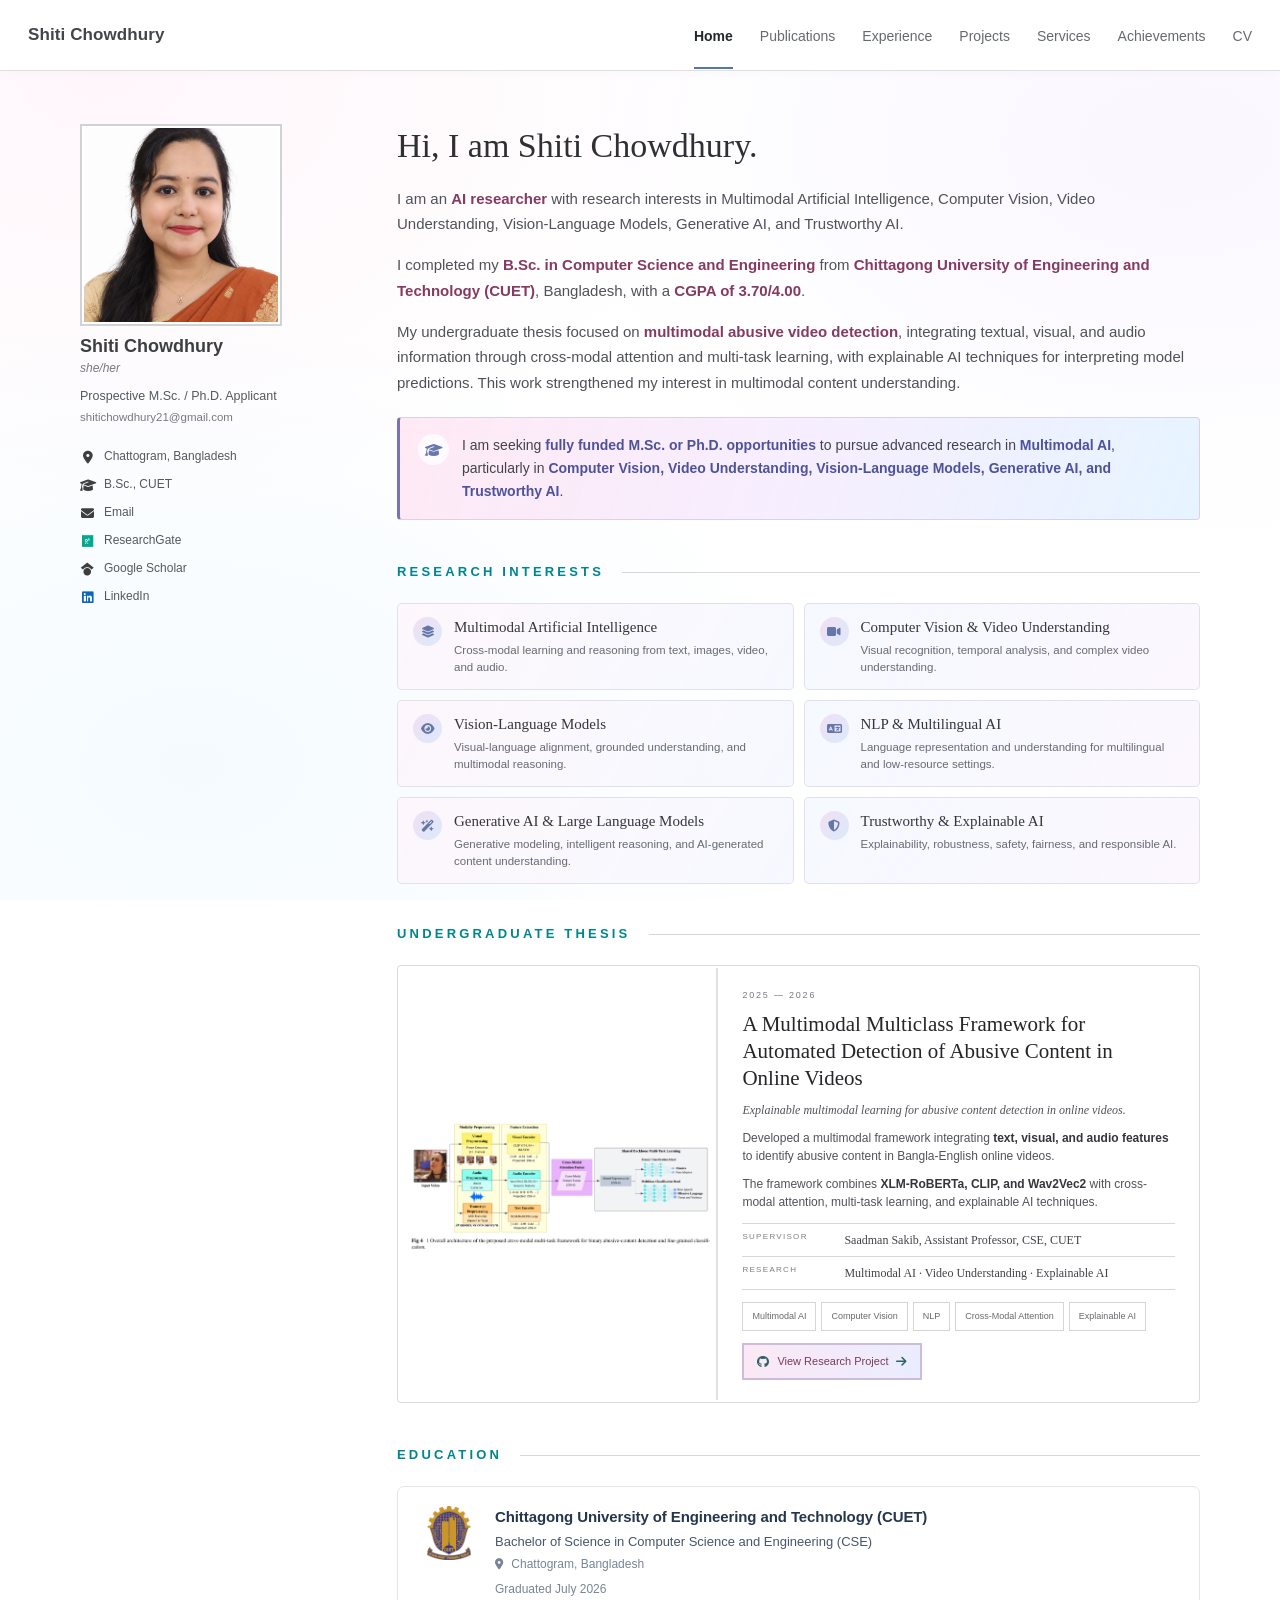
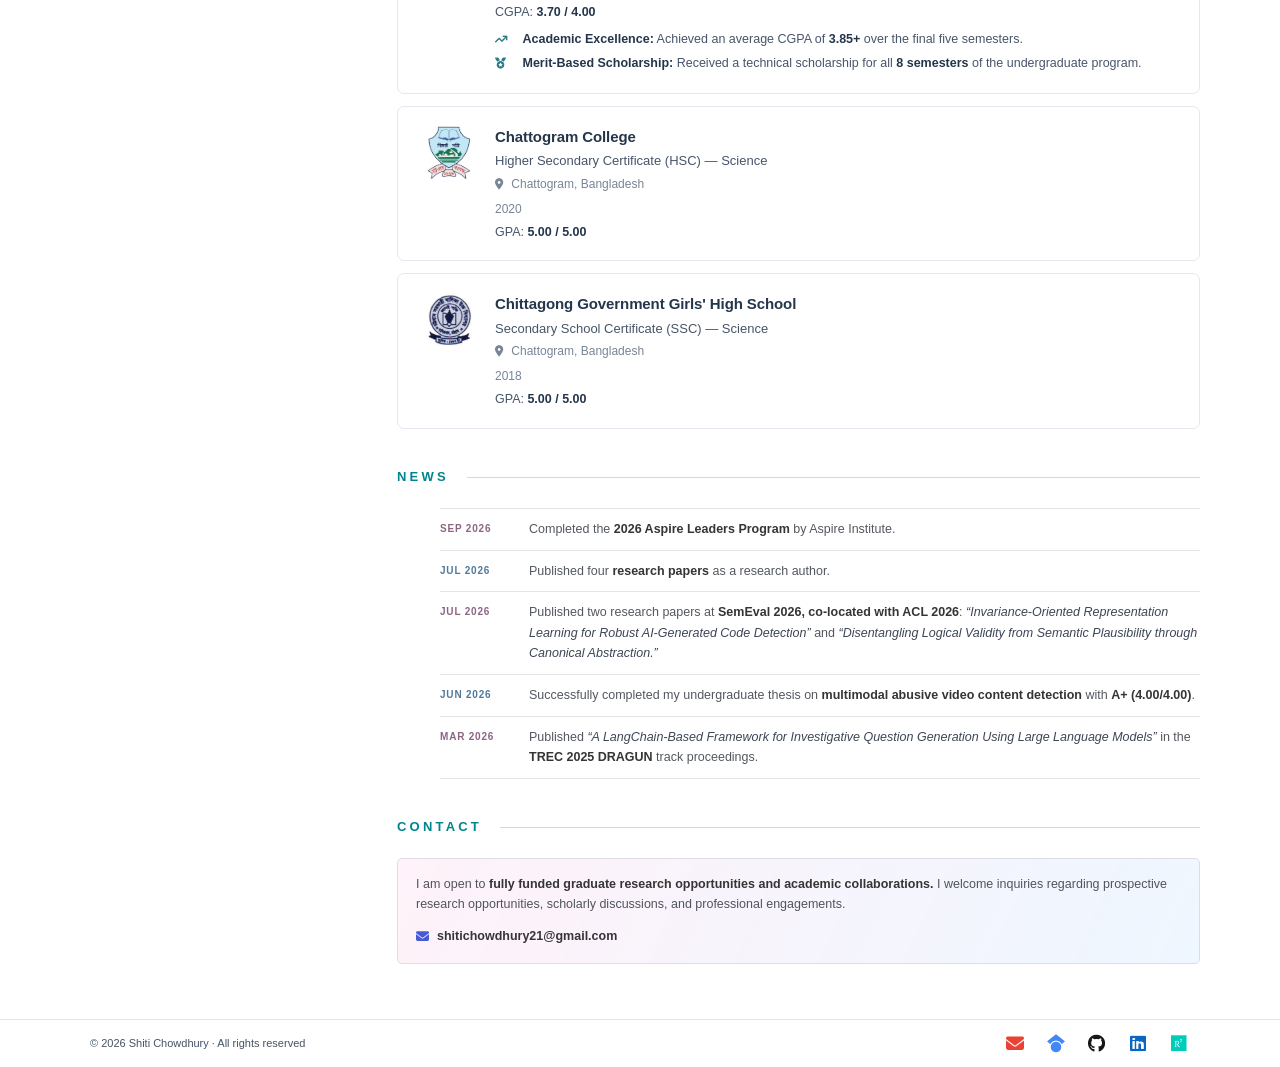
<file: index.html>
<!DOCTYPE html>
<html lang="en">

<head>
    <meta charset="UTF-8">
    <meta name="viewport" content="width=device-width, initial-scale=1.0">

    <title>Shiti Chowdhury | Academic Portfolio</title>

    <meta name="description"
        content="Academic portfolio of Shiti Chowdhury, a Computer Science and Engineering graduate and prospective M.Sc. / Ph.D. applicant interested in Multimodal AI, Computer Vision, NLP, Generative AI, and Trustworthy AI.">

    <link rel="stylesheet" href="css/style.css">

    <link rel="stylesheet"
        href="https://cdnjs.cloudflare.com/ajax/libs/font-awesome/6.5.2/css/all.min.css">
</head>

<body>

    <!-- ==========================================
         NAVIGATION
    =========================================== -->

    <header class="top-header">

        <nav class="navbar">

            <a href="index.html" class="site-name">
                Shiti Chowdhury
            </a>

            <button
                class="menu-toggle"
                type="button"
                aria-label="Toggle navigation"
                aria-controls="nav-links"
                aria-expanded="false">

                <i class="fa-solid fa-bars"></i>

            </button>

            <div class="nav-links" id="nav-links">

                <a href="index.html" class="active">Home</a>
                <a href="publications.html">Publications</a>
                <a href="experience.html">Experience</a>
                <a href="projects.html">Projects</a>
                <a href="services.html">Services</a>
                <a href="awards.html">Achievements</a>

                <a
                    href="https://drive.google.com/file/d/1kw05QwyxLwFirVmzz2g6GJeNXBdNhBDl/view"
                    target="_blank"
                    rel="noopener noreferrer">
                    CV
                </a>

            </div>

        </nav>

    </header>


    <!-- ==========================================
         MAIN PAGE
    =========================================== -->

    <main class="page-container">


        <!-- ======================================
             PROFILE SIDEBAR
        ======================================= -->

        <aside class="profile-sidebar">

            <div class="profile-image-wrapper">

                <img
                    src="assets/images/photo.jpg"
                    alt="Shiti Chowdhury"
                    class="profile-image">

            </div>

            <h2 class="profile-name">
                Shiti Chowdhury
            </h2>

            <p class="pronouns">
                she/her
            </p>

            <p class="profile-role">
                Prospective M.Sc. / Ph.D. Applicant
            </p>

            <p class="profile-email">
                shitichowdhury21@gmail.com
            </p>


            <!-- SOCIAL LINKS -->

            <div class="profile-links">

                <div class="profile-link">

                    <i class="fa-solid fa-location-dot icon-location"></i>

                    <span>
                        Chattogram, Bangladesh
                    </span>

                </div>


                <div class="profile-link">

                    <i class="fa-solid fa-graduation-cap icon-university"></i>

                    <span>
                        B.Sc., CUET
                    </span>

                </div>


                <a
                    class="profile-link"
                    href="mailto:shitichowdhury21@gmail.com">

                    <i class="fa-solid fa-envelope icon-email"></i>

                    <span>Email</span>

                </a>


                <a
                    class="profile-link"
                    href="https://www.researchgate.net/profile/Shiti-Chowdhury"
                    target="_blank"
                    rel="noopener noreferrer">

                    <i class="fa-brands fa-researchgate icon-researchgate"></i>

                    <span>ResearchGate</span>

                </a>


                <a
                    class="profile-link"
                    href="https://scholar.google.com/citations?user=ePL4eSoAAAAJ&amp;hl=en&amp;oi=ao"
                    target="_blank"
                    rel="noopener noreferrer">

                    <i class="fa-brands fa-google-scholar icon-scholar"></i>

                    <span>Google Scholar</span>

                </a>


                <a
                    class="profile-link"
                    href="https://www.linkedin.com/in/shiti-chowdhury/"
                    target="_blank"
                    rel="noopener noreferrer">

                    <i class="fa-brands fa-linkedin icon-linkedin"></i>

                    <span>LinkedIn</span>

                </a>

            </div>

        </aside>



        <!-- ======================================
             RIGHT CONTENT
        ======================================= -->

        <div class="main-content">


            <!-- ==================================
                 INTRODUCTION
            =================================== -->

            
<section class="intro-section">

    <h1>Hi, I am Shiti Chowdhury.</h1>

    <p>
        I am an <strong>AI researcher</strong> with research interests in
        Multimodal Artificial Intelligence, Computer Vision,
        Video Understanding, Vision-Language Models,
        Generative AI, and Trustworthy AI.
    </p>

    <p>
        I completed my <strong>B.Sc. in Computer Science and Engineering</strong>
        from <strong>Chittagong University of Engineering and Technology (CUET)</strong>,
        Bangladesh, with a <strong>CGPA of 3.70/4.00</strong>.
    </p>

    <p>
        My undergraduate thesis focused on
        <strong>multimodal abusive video detection</strong>,
        integrating textual, visual, and audio information
        through cross-modal attention and multi-task learning,
        with explainable AI techniques for interpreting model predictions.
        This work strengthened my interest in multimodal content understanding.
    </p>

    <div class="graduate-goal">

        <div class="graduate-goal-icon">
            <i class="fa-solid fa-graduation-cap"></i>
        </div>

        <p>
    I am seeking
    <strong>fully funded M.Sc. or Ph.D. opportunities</strong>
    to pursue advanced research in
    <strong>Multimodal AI</strong>,
    particularly in
    <strong>Computer Vision, Video Understanding,
    Vision-Language Models, Generative AI,
    and Trustworthy AI</strong>.
</p>

    </div>

</section>




            <!-- ==================================
                 RESEARCH INTERESTS
            =================================== -->

            <section class="research-section">

                <div class="section-heading">

                    <span>RESEARCH INTERESTS</span>

                </div>


                <div class="research-grid">


                    <!-- RESEARCH 1 -->

                    <article class="research-card">

                        <div class="research-icon">
                            <i class="fa-solid fa-layer-group"></i>
                        </div>

                        <div class="research-content">

                            <h3>
                                Multimodal Artificial Intelligence
                            </h3>

                            <p>
                                Cross-modal learning and reasoning from
                                text, images, video, and audio.
                            </p>

                        </div>

                    </article>



                    <!-- RESEARCH 2 -->

                    <article class="research-card">

                        <div class="research-icon">
                            <i class="fa-solid fa-video"></i>
                        </div>

                        <div class="research-content">

                            <h3>
                                Computer Vision &amp; Video Understanding
                            </h3>

                            <p>
                                Visual recognition, temporal analysis,
                                and complex video understanding.
                            </p>

                        </div>

                    </article>



                    <!-- RESEARCH 3 -->

                    <article class="research-card">

                        <div class="research-icon">
                            <i class="fa-solid fa-eye"></i>
                        </div>

                        <div class="research-content">

                            <h3>
                                Vision-Language Models
                            </h3>

                            <p>
                                Visual-language alignment, grounded
                                understanding, and multimodal reasoning.
                            </p>

                        </div>

                    </article>



                    <!-- RESEARCH 4 -->

                    <article class="research-card">

                        <div class="research-icon">
                            <i class="fa-solid fa-language"></i>
                        </div>

                        <div class="research-content">

                            <h3>
                                NLP &amp; Multilingual AI
                            </h3>

                            <p>
                                Language representation and understanding
                                for multilingual and low-resource settings.
                            </p>

                        </div>

                    </article>



                    <!-- RESEARCH 5 -->

                    <article class="research-card">

                        <div class="research-icon">
                            <i class="fa-solid fa-wand-magic-sparkles"></i>
                        </div>

                        <div class="research-content">

                            <h3>
                                Generative AI &amp; Large Language Models
                            </h3>

                            <p>
                                Generative modeling, intelligent reasoning,
                                and AI-generated content understanding.
                            </p>

                        </div>

                    </article>



                    <!-- RESEARCH 6 -->

                    <article class="research-card">

                        <div class="research-icon">
                            <i class="fa-solid fa-shield-halved"></i>
                        </div>

                        <div class="research-content">

                            <h3>
                                Trustworthy &amp; Explainable AI
                            </h3>

                            <p>
                                Explainability, robustness, safety,
                                fairness, and responsible AI.
                            </p>

                        </div>

                    </article>


                </div>

            </section>



            <!-- ==================================
                 UNDERGRADUATE THESIS
            =================================== -->

            <section class="thesis-section">

                <div class="section-heading">

                    <span>UNDERGRADUATE THESIS</span>

                </div>


                <div class="thesis-card">


                    <!-- THESIS FIGURE -->

                    <div class="thesis-left">

                        <img
                            src="assets/images/methodology.jpg"
                            alt="Multimodal abusive content detection framework"
                            class="thesis-framework-image">

                    </div>



                    <!-- THESIS INFORMATION -->

                    <div class="thesis-right">

                        <span class="thesis-date">
                            2025 — 2026
                        </span>


                        <h2>
                            A Multimodal Multiclass Framework for
                            Automated Detection of Abusive Content
                            in Online Videos
                        </h2>


                        <p class="thesis-lead">
                            Explainable multimodal learning for
                            abusive content detection in online videos.
                        </p>


                        <p>
                            Developed a multimodal framework integrating
                            <strong>text, visual, and audio features</strong>
                            to identify abusive content in Bangla-English
                            online videos.
                        </p>


                        <p>
                            The framework combines
                            <strong>XLM-RoBERTa, CLIP, and Wav2Vec2</strong>
                            with cross-modal attention, multi-task learning,
                            and explainable AI techniques.
                        </p>



                        <div class="thesis-meta">

                            <div class="meta-row">

                                <span>SUPERVISOR</span>

                                <p>
                                    Saadman Sakib, Assistant Professor, CSE, CUET
                                </p>

                            </div>


                            <!-- <div class="meta-row">

                                <span>RESULT</span>

                                <p>
                                    A+ (4.00/4.00)
                                </p>

                            </div> -->


                            <div class="meta-row">

                                <span>RESEARCH</span>

                                <p>
                                    Multimodal AI · Video Understanding ·
                                    Explainable AI
                                </p>

                            </div>

                        </div>



                        <div class="thesis-tags">

                            <span>Multimodal AI</span>
                            <span>Computer Vision</span>
                            <span>NLP</span>
                            <span>Cross-Modal Attention</span>
                            <span>Explainable AI</span>

                        </div>

                        <div class="thesis-actions">
    <a href="https://github.com/SHITICHY21/Multimodal-Abusive-Video-Detection"
       class="thesis-project-link"
       target="_blank"
       rel="noopener noreferrer">

        <i class="fa-brands fa-github"></i>
        View Research Project
        <i class="fa-solid fa-arrow-right"></i>

    </a>
</div>

                    </div>

                </div>

            </section>



            <!-- ==================================
                 EDUCATION
            =================================== -->

            
<!-- ==========================================
     EDUCATION SECTION
========================================== -->

<section class="education-section">

    <div class="section-heading">
        <span>EDUCATION</span>
    </div>

    <div class="education-list">

        <!-- ======================================
             CUET
        ======================================= -->

        <article class="education-card education-primary">

            <div class="education-logo">
                <img
                    src="assets/images/Chittagong-University-Of-Engineering-And-Technolog-Logo-Vector.svg-.png"
                    alt="CUET Logo">
            </div>

            <div class="education-info">

                <h3>
                    Chittagong University of Engineering and Technology (CUET)
                </h3>

                <h4>
                    Bachelor of Science in Computer Science and Engineering (CSE)
                </h4>

                <p class="education-location">
                    <i class="fa-solid fa-location-dot"></i>
                    Chattogram, Bangladesh
                </p>

                <p class="education-year">
                    Graduated July 2026
                </p>

                

                <p class="education-cgpa">
                    CGPA: <strong>3.70 / 4.00</strong>
                </p>

                <p class="education-achievement">
                    <i class="fa-solid fa-arrow-trend-up"></i>
                    <strong>Academic Excellence:</strong>
                    Achieved an average CGPA of
                    <b>3.85+</b> over the final five semesters.
                </p>

                <p class="education-achievement">
                    <i class="fa-solid fa-medal"></i>
                    <strong>Merit-Based Scholarship:</strong>
                    Received a technical scholarship for all
                    <b>8 semesters</b> of the undergraduate program.
                </p>

            </div>

        </article>


        <!-- ======================================
             CHATTOGRAM COLLEGE
        ======================================= -->

        <article class="education-card">

            <div class="education-logo">
                <img
                    src="assets/images/OIP.jpg"
                    alt="Chattogram College Logo">
            </div>

            <div class="education-info">

                <h3>
                    Chattogram College
                </h3>

                <h4>
                    Higher Secondary Certificate (HSC) — Science
                </h4>

                <p class="education-location">
                    <i class="fa-solid fa-location-dot"></i>
                    Chattogram, Bangladesh
                </p>

                <p class="education-year">
                    2020
                </p>
                

                <p class="education-result">
                    GPA: <strong>5.00 / 5.00</strong>
                </p>

            </div>

        </article>


        <!-- ======================================
             SCHOOL
        ======================================= -->

        <article class="education-card">

            <div class="education-logo">
                <img
                    src="assets/images/school.jpg"
                    alt="Chittagong Government Girls' High School Logo">
            </div>

            <div class="education-info">

                <h3>
                    Chittagong Government Girls' High School
                </h3>

                <h4>
                    Secondary School Certificate (SSC) — Science
                </h4>

                
                <p class="education-location">
                    <i class="fa-solid fa-location-dot"></i>
                    Chattogram, Bangladesh
                </p>
                <p class="education-year">
                    2018
                </p>

                <p class="education-result">
                    GPA: <strong>5.00 / 5.00</strong>
                </p>

            </div>

        </article>

    </div>

</section>




            <!-- ==================================
                 NEWS
            =================================== -->

           
<section class="news-section">

    <div class="section-heading">
        <span>NEWS</span>
    </div>

    <div class="news-list">

        <!-- ASPIRE LEADERS PROGRAM -->

        <div class="news-item">

            <span class="news-date">SEP 2026</span>

            <p>
                Completed the
                <strong>2026 Aspire Leaders Program</strong>
                by Aspire Institute.
            </p>

        </div>


        <!-- FOUR RESEARCH PUBLICATIONS -->

        <div class="news-item">

            <span class="news-date">JUL 2026</span>

            <p>
                Published four
                <strong>research papers</strong>
                as a research author.
            </p>

        </div>


        <!-- SEMEVAL PUBLICATIONS -->

        <div class="news-item">

            <span class="news-date">JUL 2026</span>

            <p>
                Published two research papers at
                <strong>SemEval 2026, co-located with ACL 2026</strong>:
                <em>
                    “Invariance-Oriented Representation Learning
                    for Robust AI-Generated Code Detection”
                </em>
                and
                <em>
                    “Disentangling Logical Validity from
                    Semantic Plausibility through
                    Canonical Abstraction.”
                </em>
            </p>

        </div>


        <!-- UNDERGRADUATE THESIS -->

        <div class="news-item">

            <span class="news-date">JUN 2026</span>

            <p>
                Successfully completed my undergraduate thesis
                on
                <strong>
                    multimodal abusive video content detection
                </strong>
                with
                <strong>A+ (4.00/4.00)</strong>.
            </p>

        </div>


        <!-- TREC PUBLICATION -->

        <div class="news-item">

            <span class="news-date">MAR 2026</span>

            <p>
                Published
                <em>
                    “A LangChain-Based Framework for
                    Investigative Question Generation
                    Using Large Language Models”
                </em>
                in the
                <strong>TREC 2025 DRAGUN</strong>
                track proceedings.
            </p>

        </div>

    </div>

</section>




            <!-- ==================================
                 CONTACT
            =================================== -->

            <section class="contact-section">

                <div class="section-heading">

                    <span>CONTACT</span>

                </div>


                <div class="contact-box">

                  
        <p>
            I am open to
            <strong>fully funded graduate research opportunities
            and academic collaborations.</strong> I welcome inquiries
            regarding prospective research opportunities,
            scholarly discussions, and professional engagements.
        </p>



                    <a
                        href="mailto:shitichowdhury21@gmail.com"
                        class="contact-email">

                        <i class="fa-solid fa-envelope"></i>

                        <strong>
                            shitichowdhury21@gmail.com
                        </strong>

                    </a>

                </div>

            </section>


        </div>

    </main>

    <!-- FOOTER -->

    <footer class="site-footer">
      <div class="footer-container">
        <p class="footer-copyright">
          &copy; 2026 Shiti Chowdhury · All rights reserved
        </p>

        <div class="footer-social-links">
          <a
            href="mailto:shitichowdhury21@gmail.com"
            class="footer-social footer-email"
            aria-label="Email"
          >
            <i class="fa-solid fa-envelope"></i>
          </a>

          <a
            href="https://scholar.google.com/citations?user=ePL4eSoAAAAJ&amp;hl=en&amp;oi=ao"
            class="footer-social footer-scholar"
            target="_blank"
            rel="noopener noreferrer"
            aria-label="Google Scholar"
          >
            <i class="fa-brands fa-google-scholar"></i>
          </a>

          <a
            href="https://github.com/SHITICHY21"
            class="footer-social footer-github"
            target="_blank"
            rel="noopener noreferrer"
            aria-label="GitHub"
          >
            <i class="fa-brands fa-github"></i>
          </a>

          <a
            href="https://www.linkedin.com/in/shiti-chowdhury/"
            class="footer-social footer-linkedin"
            target="_blank"
            rel="noopener noreferrer"
            aria-label="LinkedIn"
          >
            <i class="fa-brands fa-linkedin"></i>
          </a>

          <a
            href="https://www.researchgate.net/profile/Shiti-Chowdhury"
            class="footer-social footer-researchgate"
            target="_blank"
            rel="noopener noreferrer"
            aria-label="ResearchGate"
          >
            <i class="fa-brands fa-researchgate"></i>
          </a>
        </div>
      </div>
    </footer>
    


    <script src="js/script.js"></script>

</body>

</html>
</file>
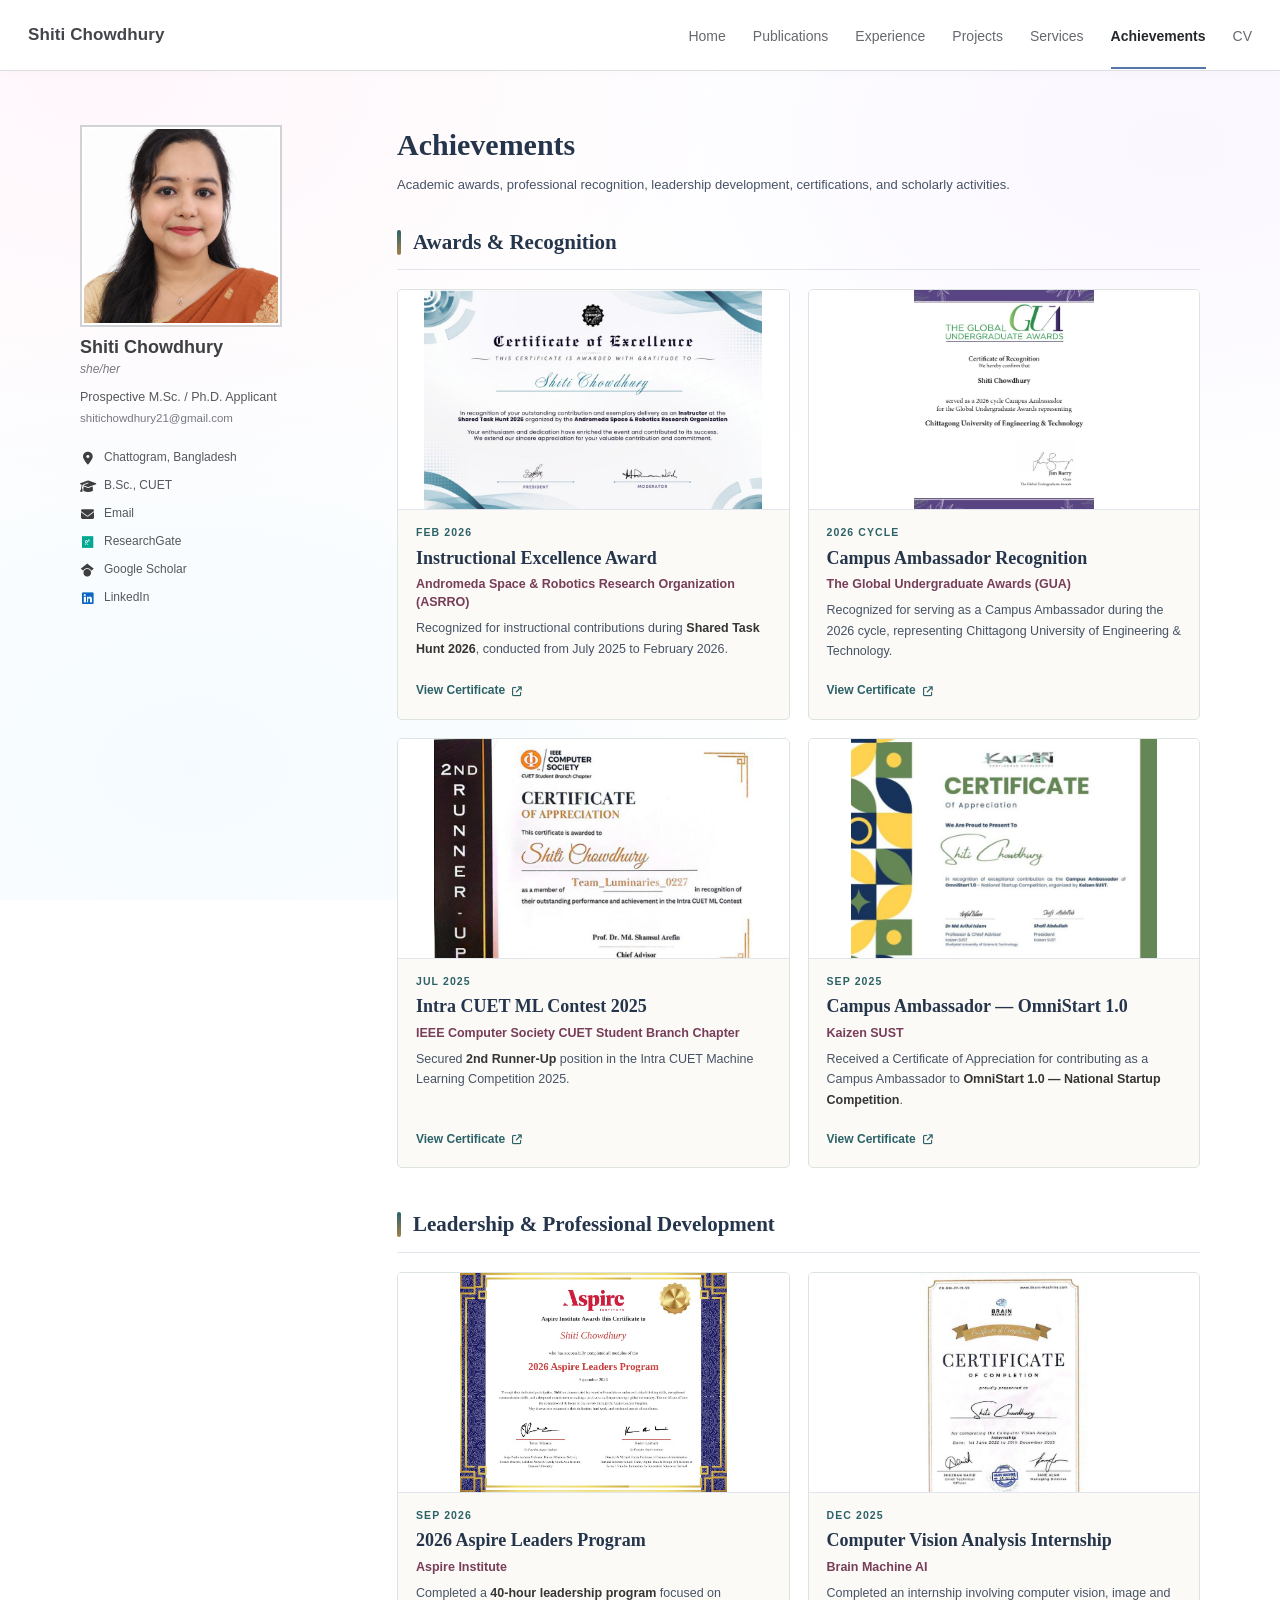
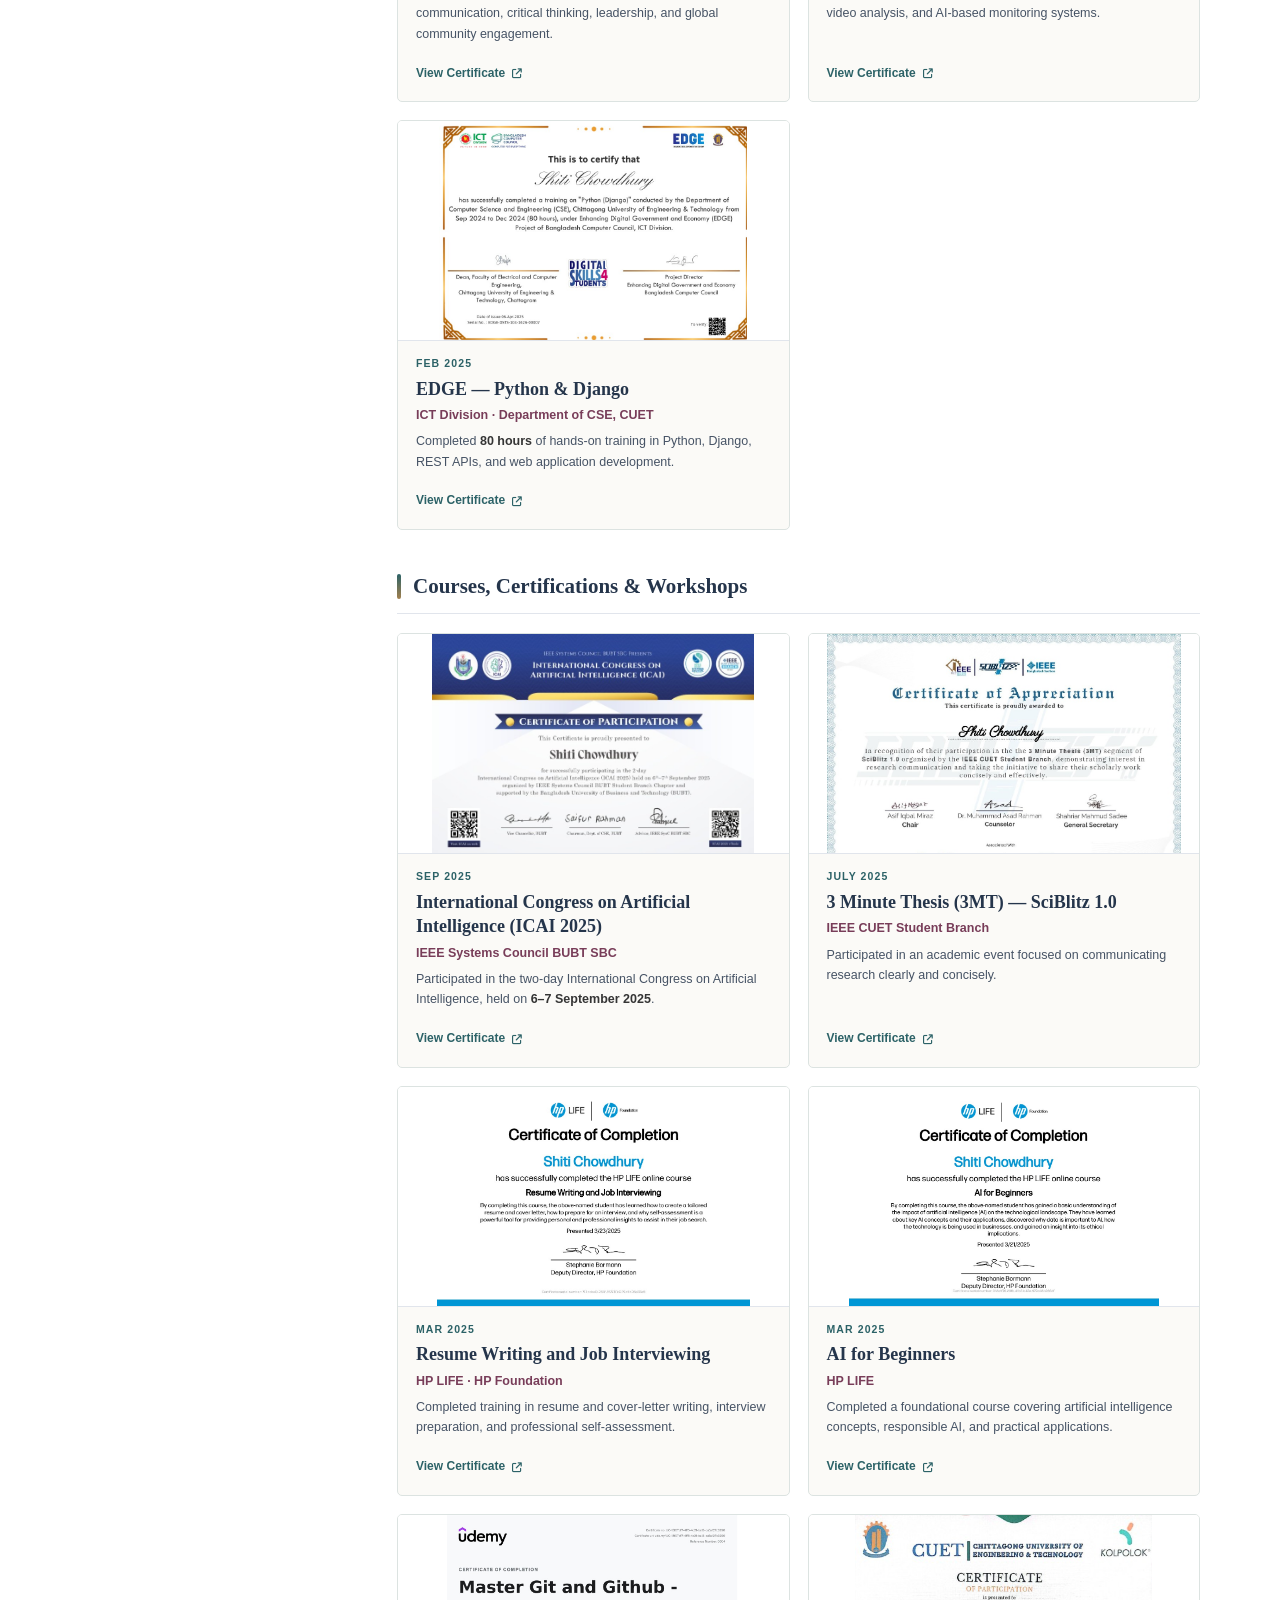
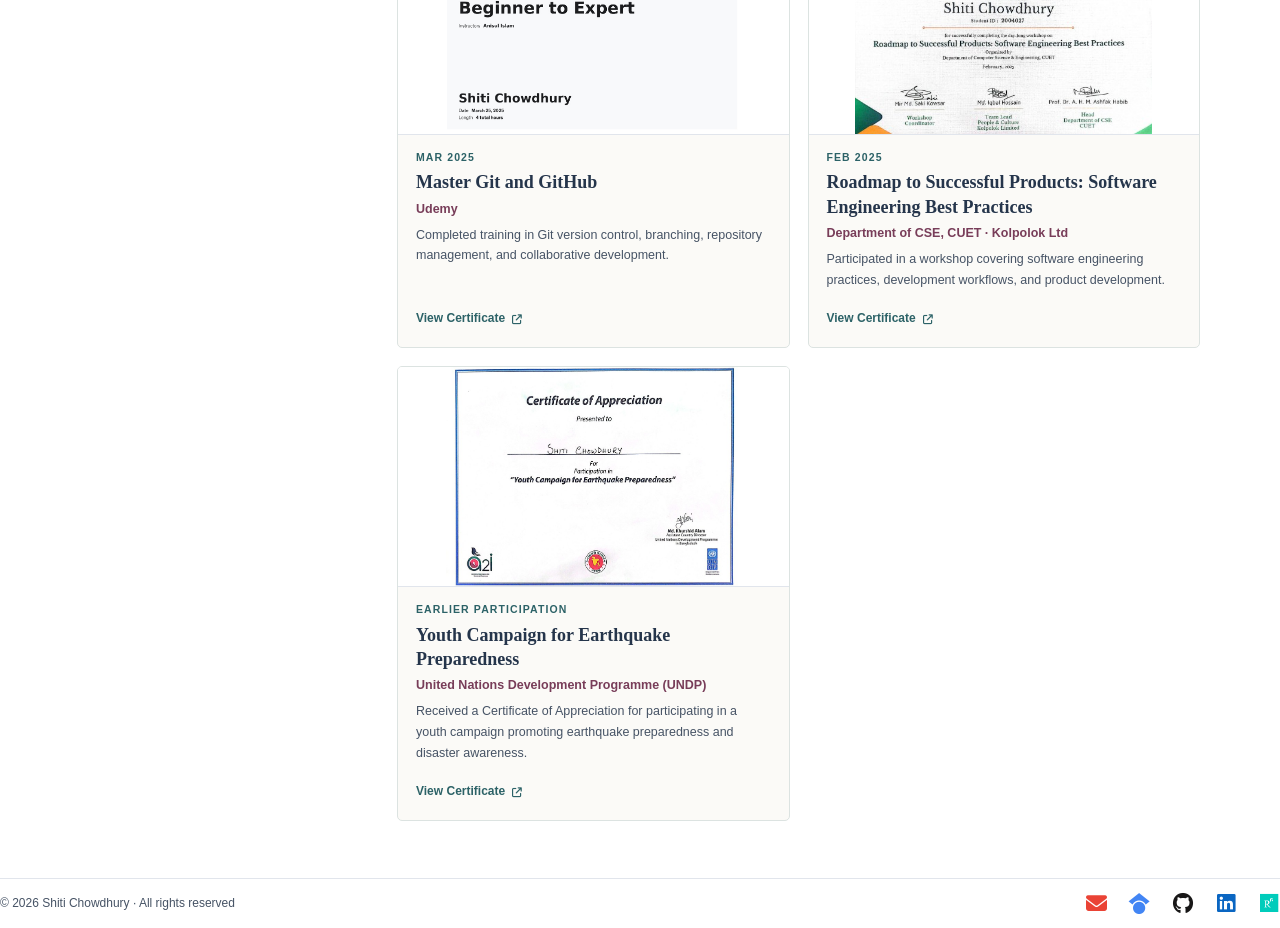
<file: awards.html>
<!doctype html>
<html lang="en">
  <head>
    <meta charset="UTF-8" />
    <meta name="viewport" content="width=device-width, initial-scale=1.0" />

    <title>Achievements | Shiti Chowdhury</title>

    <meta
      name="description"
      content="Awards, recognitions, professional development, certificates, and academic activities of Shiti Chowdhury."
    />

    <link rel="stylesheet" href="css/style.css" />
    <link
      rel="stylesheet"
      href="https://cdnjs.cloudflare.com/ajax/libs/font-awesome/6.5.2/css/all.min.css"
    />

    <style>
      /* ==========================================
   ACHIEVEMENTS PAGE
========================================== */

      .awards-body {
        --navy: #25354b;
        --teal: #2c6267;
        --burgundy: #783d59;
        --gold: #a2804e;
        --text: #465365;
        --muted: #738092;
        --border: #e1e5ec;
        --card: #fbfaf7;
      }

      .awards-body,
      .awards-body * {
        box-sizing: border-box;
      }

      .awards-body .page-container {
        overflow: visible !important;
      }

      .awards-body .main-content.awards-page {
        min-width: 0 !important;
        width: 100%;
      }

      /* ==========================================
   PAGE HEADING
========================================== */

      .awards-page .awards-page-title {
        margin: 0 0 8px !important;
        font-family: Georgia, "Times New Roman", serif;
        font-size: 30px !important;
        font-weight: 700;
        color: var(--navy) !important;
        line-height: 1.35;
      }

      .awards-page .awards-page-intro {
        margin: 0 0 32px !important;
        color: var(--text);
        font-size: 13px;
        line-height: 1.7;
      }

      /* ==========================================
   SECTION HEADINGS
========================================== */

      .awards-page .achievement-section {
        margin-bottom: 42px;
      }

      .awards-page .achievement-section-heading {
        display: flex;
        align-items: center;
        gap: 12px;
        margin: 0 0 19px !important;
        padding-bottom: 12px;
        border-bottom: 1px solid var(--border);
        color: var(--navy) !important;
        font-family: Georgia, "Times New Roman", serif;
        font-size: 21px !important;
        font-weight: 700;
        line-height: 1.4;
      }

      .awards-page .achievement-section-heading::before {
        content: "";
        width: 4px;
        height: 25px;
        flex: 0 0 4px;
        border-radius: 4px;
        background: linear-gradient(to bottom, var(--teal), var(--gold));
      }

      /* ==========================================
   TWO CARDS PER ROW
========================================== */

      .awards-page .achievement-grid {
        display: grid;
        grid-template-columns: repeat(2, minmax(0, 1fr));
        gap: 18px;
        align-items: stretch;
      }

      /* ==========================================
   CARD DESIGN
========================================== */

      .awards-page .achievement-card {
        display: flex;
        flex-direction: column;
        min-width: 0;
        height: 100%;
        overflow: hidden;

        background: var(--card);
        border: 1px solid #dce3e1;
        border-radius: 5px;

        transition:
          border-color 0.2s ease,
          box-shadow 0.2s ease;
      }

      .awards-page .achievement-card:hover {
        border-color: #b6c9c8;
        box-shadow: 0 5px 17px rgba(37, 53, 75, 0.06);
      }

      /* ==========================================
   CERTIFICATE IMAGES
========================================== */

      .awards-page .achievement-image-box {
        position: relative;
        width: 100%;
        height: 220px !important;
        margin: 0 !important;
        padding: 0 !important;
        overflow: hidden;
        background: #ffffff;
        border-bottom: 1px solid var(--border);
      }

      .awards-page .achievement-image {
        display: block;
        width: 100% !important;
        height: 100% !important;
        margin: 0 !important;
        padding: 0 !important;
        object-fit: contain !important;
        object-position: center !important;
      }

      .awards-page .achievement-fallback {
        display: none;
        position: absolute;
        inset: 0;
        flex-direction: column;
        align-items: center;
        justify-content: center;
        gap: 10px;
        padding: 20px;
        text-align: center;
        background: linear-gradient(135deg, #f8edf4, #f5f0f8, #eef4f8);
      }

      .awards-page .achievement-fallback i {
        font-size: 34px;
        color: var(--teal);
      }

      .awards-page .achievement-fallback span {
        font-size: 12px;
        font-weight: 700;
        color: var(--burgundy);
      }

      .awards-page .achievement-image-box.image-missing .achievement-image {
        display: none !important;
      }

      .awards-page .achievement-image-box.image-missing .achievement-fallback {
        display: flex;
      }

      /* ==========================================
   COMPACT CONTENT
========================================== */

      .awards-page .achievement-content {
        display: flex;
        flex-direction: column;
        flex: 1;
        padding: 15px 18px 17px !important;
      }

      .awards-page .achievement-date {
        display: block;
        margin: 0 0 6px !important;
        color: var(--teal);
        font-size: 10.5px;
        font-weight: 700;
        letter-spacing: 1.1px;
        text-transform: uppercase;
        line-height: 1.4;
      }

      .awards-page .achievement-title {
        margin: 0 0 5px !important;
        color: var(--navy) !important;
        font-family: Georgia, "Times New Roman", serif;
        font-size: 18px !important;
        font-weight: 700;
        line-height: 1.35 !important;
      }

      .awards-page .achievement-organization {
        margin: 0 0 7px !important;
        color: var(--burgundy) !important;
        font-size: 12.5px !important;
        font-weight: 700;
        line-height: 1.45 !important;
      }

      .awards-page .achievement-description {
        margin: 0 0 12px !important;
        color: var(--text) !important;
        font-size: 12.5px !important;
        line-height: 1.65 !important;
      }

      .awards-page .achievement-link-wrap {
        margin-top: auto;
        padding-top: 2px;
      }

      .awards-page .achievement-link {
        display: inline-flex;
        align-items: center;
        gap: 7px;
        color: var(--teal) !important;
        font-size: 12px;
        font-weight: 700;
        text-decoration: none !important;
      }

      .awards-page .achievement-link:hover {
        color: var(--burgundy) !important;
        text-decoration: underline !important;
      }

      .awards-page .achievement-link i {
        font-size: 10px;
      }

      /* ==========================================
   FIXED SIDEBAR
========================================== */

      @media (min-width: 901px) {
        .awards-body .page-container {
          overflow: visible !important;
          align-items: start !important;
        }

        .awards-body .profile-sidebar {
          position: fixed !important;
          top: 125px !important;
          left: max(80px, calc((100vw - 1604px) / 2)) !important;
          width: 252px !important;
          height: auto !important;
          max-height: calc(100vh - 140px) !important;
          overflow-x: hidden !important;
          overflow-y: auto !important;
          margin: 0 !important;
          z-index: 100 !important;
        }
      }

      /* ==========================================
   RESPONSIVE
========================================== */

      @media (max-width: 1100px) and (min-width: 901px) {
        .awards-page .achievement-grid {
          gap: 14px;
        }

        .awards-page .achievement-content {
          padding: 14px !important;
        }

        .awards-page .achievement-title {
          font-size: 17px !important;
        }
      }

      @media (max-width: 900px) {
        .awards-body .profile-sidebar {
          position: static !important;
          top: auto !important;
          left: auto !important;
          width: 100% !important;
          height: auto !important;
          max-height: none !important;
          overflow: visible !important;
        }
      }

      @media (max-width: 650px) {
        .awards-page .achievement-grid {
          grid-template-columns: 1fr;
          gap: 17px;
        }

        .awards-page .awards-page-title {
          font-size: 26px !important;
        }

        .awards-page .achievement-section-heading {
          font-size: 19px !important;
        }

        .awards-page .achievement-image-box {
          height: 205px !important;
        }
      }

      /* ==========================================
   FOOTER
========================================== */

      .awards-body .site-footer {
        width: 100%;
        margin-top: 15px !important;
        padding: 13px 0 !important;
        background: transparent !important;
        border: none !important;
        border-top: 1px solid var(--border) !important;
        border-radius: 0 !important;
        box-shadow: none !important;
      }

      .awards-body .footer-container {
        width: 100%;
        max-width: 1604px;
        margin: 0 auto;
        padding: 0 30px;
        display: flex;
        justify-content: space-between;
        align-items: center;
        gap: 20px;
      }

      .awards-body .footer-copyright {
        margin: 0 !important;
        font-size: 12px;
        color: var(--text);
      }

      .awards-body .footer-social-links {
        display: flex;
        align-items: center;
        gap: 20px;
      }

      .awards-body .footer-social {
        display: inline-flex;
        align-items: center;
        justify-content: center;
        font-size: 21px;
        text-decoration: none !important;
      }

      .awards-body .footer-email {
        color: #ea4335 !important;
      }
      .awards-body .footer-scholar {
        color: #4285f4 !important;
      }
      .awards-body .footer-github {
        color: #181717 !important;
      }
      .awards-body .footer-linkedin {
        color: #0a66c2 !important;
      }
      .awards-body .footer-researchgate {
        color: #00ccbb !important;
      }

      @media (max-width: 650px) {
        .awards-body .footer-container {
          flex-direction: column;
          gap: 12px;
          padding: 0 16px;
        }
      }
    </style>
  </head>

  <body class="awards-body">
    <!-- NAVBAR -->

    <header class="top-header">
      <nav class="navbar">
        <a href="index.html" class="site-name"> Shiti Chowdhury </a>

        <button
          class="menu-toggle"
          type="button"
          aria-label="Toggle navigation"
          aria-controls="nav-links"
          aria-expanded="false"
        >
          <i class="fa-solid fa-bars"></i>
        </button>

        <div class="nav-links" id="nav-links">
          <a href="index.html">Home</a>
          <a href="publications.html">Publications</a>
          <a href="experience.html">Experience</a>
          <a href="projects.html">Projects</a>
          <a href="services.html">Services</a>
          <a href="awards.html" class="active" aria-current="page"
            >Achievements</a
          >
          <a
            href="https://drive.google.com/file/d/1kw05QwyxLwFirVmzz2g6GJeNXBdNhBDl/view"
            target="_blank"
            rel="noopener noreferrer"
            >CV</a
          >
        </div>
      </nav>
    </header>

    <main class="page-container">
      <!-- LEFT SIDEBAR -->

      <aside class="profile-sidebar">
        <div class="profile-image-wrapper">
          <img
            src="assets/images/photo.jpg"
            alt="Shiti Chowdhury"
            class="profile-image"
          />
        </div>

        <h2 class="profile-name">Shiti Chowdhury</h2>
        <p class="pronouns">she/her</p>

        <p class="profile-role">Prospective M.Sc. / Ph.D. Applicant</p>

        <p class="profile-email">shitichowdhury21@gmail.com</p>

        <div class="profile-links">
          <div class="profile-link">
            <i class="fa-solid fa-location-dot icon-location"></i>
            <span>Chattogram, Bangladesh</span>
          </div>

          <div class="profile-link">
            <i class="fa-solid fa-graduation-cap icon-university"></i>
            <span>B.Sc., CUET</span>
          </div>

          <a class="profile-link" href="mailto:shitichowdhury21@gmail.com">
            <i class="fa-solid fa-envelope icon-email"></i>
            <span>Email</span>
          </a>

          <a
            class="profile-link"
            href="https://www.researchgate.net/profile/Shiti-Chowdhury"
            target="_blank"
            rel="noopener noreferrer"
          >
            <i class="fa-brands fa-researchgate icon-researchgate"></i>
            <span>ResearchGate</span>
          </a>

          <a
            class="profile-link"
            href="https://scholar.google.com/citations?user=ePL4eSoAAAAJ&amp;hl=en&amp;oi=ao"
            target="_blank"
            rel="noopener noreferrer"
          >
            <i class="fa-brands fa-google-scholar icon-scholar"></i>
            <span>Google Scholar</span>
          </a>

          <a
            class="profile-link"
            href="https://www.linkedin.com/in/shiti-chowdhury/"
            target="_blank"
            rel="noopener noreferrer"
          >
            <i class="fa-brands fa-linkedin icon-linkedin"></i>
            <span>LinkedIn</span>
          </a>
        </div>
      </aside>

      <!-- MAIN CONTENT -->

      <div class="main-content awards-page">
        <h1 class="awards-page-title">Achievements</h1>

        <p class="awards-page-intro">
          Academic awards, professional recognition, leadership development,
          certifications, and scholarly activities.
        </p>

        <!-- ======================================
     SECTION 1 — AWARDS & RECOGNITION
     NEWEST TO OLDEST
====================================== -->

        <section class="achievement-section">
          <h2 class="achievement-section-heading">Awards &amp; Recognition</h2>

          <div class="achievement-grid">
            <!-- INSTRUCTIONAL EXCELLENCE — 2026 -->

            <article class="achievement-card">
              <div class="achievement-image-box">
                <img
                  src="assets/images/assro_instructor.jpg"
                  alt="Instructional Excellence Certificate"
                  class="achievement-image"
                  onerror="this.parentElement.classList.add('image-missing')"
                />
                <div class="achievement-fallback">
                  <i class="fa-solid fa-award"></i>
                  <span>Instructional Excellence</span>
                </div>
              </div>

              <div class="achievement-content">
                <span class="achievement-date">FEB 2026</span>

                <h3 class="achievement-title">
                  Instructional Excellence Award
                </h3>

                <p class="achievement-organization">
                  Andromeda Space &amp; Robotics Research Organization (ASRRO)
                </p>

                <p class="achievement-description">
                  Recognized for instructional contributions during
                  <strong>Shared Task Hunt 2026</strong>, conducted from July
                  2025 to February 2026.
                </p>

                <div class="achievement-link-wrap">
                  <a
                    class="achievement-link"
                    href="assets/images/assro_instructor.jpg"
                    target="_blank"
                    rel="noopener noreferrer"
                  >
                    View Certificate
                    <i class="fa-solid fa-arrow-up-right-from-square"></i>
                  </a>
                </div>
              </div>
            </article>

            <!-- GUA — 2026 -->

            <article class="achievement-card">
              <div class="achievement-image-box">
                <img
                  src="assets/images/gua_certificate.jpg"
                  alt="Global Undergraduate Awards Certificate"
                  class="achievement-image"
                  onerror="this.parentElement.classList.add('image-missing')"
                />
                <div class="achievement-fallback">
                  <i class="fa-solid fa-globe"></i>
                  <span>Global Undergraduate Awards</span>
                </div>
              </div>

              <div class="achievement-content">
                <span class="achievement-date">2026 CYCLE</span>

                <h3 class="achievement-title">Campus Ambassador Recognition</h3>

                <p class="achievement-organization">
                  The Global Undergraduate Awards (GUA)
                </p>

                <p class="achievement-description">
                  Recognized for serving as a Campus Ambassador during the 2026
                  cycle, representing Chittagong University of Engineering &amp;
                  Technology.
                </p>

                <div class="achievement-link-wrap">
                  <a
                    class="achievement-link"
                    href="assets/images/gua_certificate.jpg"
                    target="_blank"
                    rel="noopener noreferrer"
                  >
                    View Certificate
                    <i class="fa-solid fa-arrow-up-right-from-square"></i>
                  </a>
                </div>
              </div>
            </article>

            <!-- OMNISTART — 2025 -->

            

            <!-- ML CONTEST — JUL 2025 -->

            <article class="achievement-card">
              <div class="achievement-image-box">
                <img
                  src="assets/images/ml_contest.jpg"
                  alt="Intra CUET ML Contest Certificate"
                  class="achievement-image"
                  onerror="this.parentElement.classList.add('image-missing')"
                />
                <div class="achievement-fallback">
                  <i class="fa-solid fa-trophy"></i>
                  <span>Machine Learning Competition</span>
                </div>
              </div>

              <div class="achievement-content">
                <span class="achievement-date">JUL 2025</span>

                <h3 class="achievement-title">Intra CUET ML Contest 2025</h3>

                <p class="achievement-organization">
                  IEEE Computer Society CUET Student Branch Chapter
                </p>

                <p class="achievement-description">
                  Secured <strong>2nd Runner-Up</strong> position in the Intra
                  CUET Machine Learning Competition 2025.
                </p>

                <div class="achievement-link-wrap">
                  <a
                    class="achievement-link"
                    href="assets/images/ml_contest.jpg"
                    target="_blank"
                    rel="noopener noreferrer"
                  >
                    View Certificate
                    <i class="fa-solid fa-arrow-up-right-from-square"></i>
                  </a>
                </div>
              </div>
            </article>

            <article class="achievement-card">
              <div class="achievement-image-box">
                <img
                  src="assets/images/sust_omnistart.jpg"
                  alt="OmniStart Campus Ambassador Certificate"
                  class="achievement-image"
                  onerror="this.parentElement.classList.add('image-missing')"
                />
                <div class="achievement-fallback">
                  <i class="fa-solid fa-star"></i>
                  <span>OmniStart 1.0</span>
                </div>
              </div>

              <div class="achievement-content">
                <span class="achievement-date"> SEP 2025</span>

                <h3 class="achievement-title">
                  Campus Ambassador — OmniStart 1.0
                </h3>

                <p class="achievement-organization">Kaizen SUST</p>

                <p class="achievement-description">
                  Received a Certificate of Appreciation for contributing as a
                  Campus Ambassador to
                  <strong>OmniStart 1.0 — National Startup Competition</strong>.
                </p>

                <div class="achievement-link-wrap">
                  <a
                    class="achievement-link"
                    href="assets/images/sust_omnistart.jpg"
                    target="_blank"
                    rel="noopener noreferrer"
                  >
                    View Certificate
                    <i class="fa-solid fa-arrow-up-right-from-square"></i>
                  </a>
                </div>
              </div>
            </article>

            
          </div>
        </section>

        

        <!-- ======================================
     SECTION 2 — LEADERSHIP & DEVELOPMENT
====================================== -->

        <section class="achievement-section">
          <h2 class="achievement-section-heading">
            Leadership &amp; Professional Development
          </h2>

          <div class="achievement-grid">
            <!-- ASPIRE — SEP 2026 -->

            <article class="achievement-card">
              <div class="achievement-image-box">
                <img
                  src="assets/images/aspire_certificate.jpg"
                  alt="Aspire Leaders Program Certificate"
                  class="achievement-image"
                  onerror="this.parentElement.classList.add('image-missing')"
                />
                <div class="achievement-fallback">
                  <i class="fa-solid fa-users"></i>
                  <span>Aspire Leaders Program</span>
                </div>
              </div>

              <div class="achievement-content">
                <span class="achievement-date">SEP 2026</span>

                <h3 class="achievement-title">2026 Aspire Leaders Program</h3>

                <p class="achievement-organization">Aspire Institute</p>

                <p class="achievement-description">
                  Completed a <strong>40-hour leadership program</strong>
                  focused on communication, critical thinking, leadership, and
                  global community engagement.
                </p>

                <div class="achievement-link-wrap">
                  <a
                    class="achievement-link"
                    href="https://engage.aspireleaders.org/share/certificate/did:rcw:512d82fd-e39b-47c5-9547-13d18236f39f"
                    target="_blank"
                    rel="noopener noreferrer"
                  >
                    View Certificate
                    <i class="fa-solid fa-arrow-up-right-from-square"></i>
                  </a>
                </div>
              </div>
            </article>

            <!-- CV INTERNSHIP — DEC 2025 -->

            <article class="achievement-card">
              <div class="achievement-image-box">
                <img
                  src="assets/images/CV_internship.jpg"
                  alt="Computer Vision Internship Certificate"
                  class="achievement-image"
                  onerror="this.parentElement.classList.add('image-missing')"
                />
                <div class="achievement-fallback">
                  <i class="fa-solid fa-eye"></i>
                  <span>Computer Vision Internship</span>
                </div>
              </div>

              <div class="achievement-content">
                <span class="achievement-date">DEC 2025</span>

                <h3 class="achievement-title">
                  Computer Vision Analysis Internship
                </h3>

                <p class="achievement-organization">Brain Machine AI</p>

                <p class="achievement-description">
                  Completed an internship involving computer vision, image and
                  video analysis, and AI-based monitoring systems.
                </p>

                <div class="achievement-link-wrap">
                  <a
                    class="achievement-link"
                    href="assets/images/CV_internship.jpg"
                    target="_blank"
                    rel="noopener noreferrer"
                  >
                    View Certificate
                    <i class="fa-solid fa-arrow-up-right-from-square"></i>
                  </a>
                </div>
              </div>
            </article>

            <!-- EDGE — FEB 2025 -->

            <article class="achievement-card">
              <div class="achievement-image-box">
                <img
                  src="assets/images/edge_django.jpg"
                  alt="EDGE Python Django Certificate"
                  class="achievement-image"
                  onerror="this.parentElement.classList.add('image-missing')"
                />
                <div class="achievement-fallback">
                  <i class="fa-brands fa-python"></i>
                  <span>Python &amp; Django Training</span>
                </div>
              </div>

              <div class="achievement-content">
                <span class="achievement-date">FEB 2025</span>

                <h3 class="achievement-title">EDGE — Python &amp; Django</h3>

                <p class="achievement-organization">
                  ICT Division · Department of CSE, CUET
                </p>

                <p class="achievement-description">
                  Completed <strong>80 hours</strong> of hands-on training in
                  Python, Django, REST APIs, and web application development.
                </p>

                <div class="achievement-link-wrap">
                  <a
                    class="achievement-link"
                    href="https://training.edge.gov.bd/storage/certificate/student-training/certificate_67f21a74bda698.59027501.pdf"
                    target="_blank"
                    rel="noopener noreferrer"
                  >
                    View Certificate
                    <i class="fa-solid fa-arrow-up-right-from-square"></i>
                  </a>
                </div>
              </div>
            </article>
          </div>
        </section>

        <!-- ======================================
     SECTION 3 — COURSES & WORKSHOPS
     NEWEST TO OLDEST
====================================== -->

        <section class="achievement-section">
          <h2 class="achievement-section-heading">
            Courses, Certifications &amp; Workshops
          </h2>

          <div class="achievement-grid">
            <!-- ICAI — SEP 2025 -->

            <article class="achievement-card">
              <div class="achievement-image-box">
                <img
                  src="assets/images/icai.jpg"
                  alt="ICAI 2025 Certificate"
                  class="achievement-image"
                  onerror="this.parentElement.classList.add('image-missing')"
                />
                <div class="achievement-fallback">
                  <i class="fa-solid fa-brain"></i>
                  <span>ICAI 2025</span>
                </div>
              </div>

              <div class="achievement-content">
                <span class="achievement-date">SEP 2025</span>

                <h3 class="achievement-title">
                  International Congress on Artificial Intelligence (ICAI 2025)
                </h3>

                <p class="achievement-organization">
                  IEEE Systems Council BUBT SBC
                </p>

                <p class="achievement-description">
                  Participated in the two-day International Congress on
                  Artificial Intelligence, held on
                  <strong>6–7 September 2025</strong>.
                </p>

                <div class="achievement-link-wrap">
                  <a
                    class="achievement-link"
                    href="assets/images/icai.jpg"
                    target="_blank"
                    rel="noopener noreferrer"
                  >
                    View Certificate
                    <i class="fa-solid fa-arrow-up-right-from-square"></i>
                  </a>
                </div>
              </div>
            </article>

             <!-- 3MT — 2025 -->

            <article class="achievement-card">
              <div class="achievement-image-box">
                <img
                  src="assets/images/3mt_ieee.jpg"
                  alt="Three Minute Thesis Certificate"
                  class="achievement-image"
                  onerror="this.parentElement.classList.add('image-missing')"
                />
                <div class="achievement-fallback">
                  <i class="fa-solid fa-microphone"></i>
                  <span>Three Minute Thesis</span>
                </div>
              </div>

              <div class="achievement-content">
                <span class="achievement-date">JULY 2025</span>

                <h3 class="achievement-title">
                  3 Minute Thesis (3MT) — SciBlitz 1.0
                </h3>

                <p class="achievement-organization">IEEE CUET Student Branch</p>

                <p class="achievement-description">
                  Participated in an academic event focused on communicating
                  research clearly and concisely.
                </p>

                <div class="achievement-link-wrap">
                  <a
                    class="achievement-link"
                    href="assets/images/3mt_ieee.jpg"
                    target="_blank"
                    rel="noopener noreferrer"
                  >
                    View Certificate
                    <i class="fa-solid fa-arrow-up-right-from-square"></i>
                  </a>
                </div>
              </div>
            </article>

            <!-- HP RESUME — MAR 2025 -->

            <article class="achievement-card">
              <div class="achievement-image-box">
                <img
                  src="assets/images/hp_resume.jpg"
                  alt="HP LIFE Resume Writing Certificate"
                  class="achievement-image"
                  onerror="this.parentElement.classList.add('image-missing')"
                />
                <div class="achievement-fallback">
                  <i class="fa-solid fa-file-lines"></i>
                  <span>HP LIFE Certificate</span>
                </div>
              </div>

              <div class="achievement-content">
                <span class="achievement-date">MAR 2025</span>

                <h3 class="achievement-title">
                  Resume Writing and Job Interviewing
                </h3>

                <p class="achievement-organization">HP LIFE · HP Foundation</p>

                <p class="achievement-description">
                  Completed training in resume and cover-letter writing,
                  interview preparation, and professional self-assessment.
                </p>

                <div class="achievement-link-wrap">
                  <a
                    class="achievement-link"
                    href="assets/images/hp_resume.jpg"
                    target="_blank"
                    rel="noopener noreferrer"
                  >
                    View Certificate
                    <i class="fa-solid fa-arrow-up-right-from-square"></i>
                  </a>
                </div>
              </div>
            </article>

            

            <!-- HP AI — DATE NOT CONFIRMED -->

            <article class="achievement-card">
              <div class="achievement-image-box">
                <img
                  src="assets/images/hp_ai.jpg"
                  alt="AI for Beginners Certificate"
                  class="achievement-image"
                  onerror="this.parentElement.classList.add('image-missing')"
                />
                <div class="achievement-fallback">
                  <i class="fa-solid fa-robot"></i>
                  <span>AI for Beginners</span>
                </div>
              </div>

              <div class="achievement-content">
                <span class="achievement-date">MAR 2025</span>

                <h3 class="achievement-title">AI for Beginners</h3>

                <p class="achievement-organization">HP LIFE</p>

                <p class="achievement-description">
                  Completed a foundational course covering artificial
                  intelligence concepts, responsible AI, and practical
                  applications.
                </p>

                <div class="achievement-link-wrap">
                  <a
                    class="achievement-link"
                    href="assets/images/hp_ai.jpg"
                    target="_blank"
                    rel="noopener noreferrer"
                  >
                    View Certificate
                    <i class="fa-solid fa-arrow-up-right-from-square"></i>
                  </a>
                </div>
              </div>
            </article>

            <!-- GIT & GITHUB — MAR 2025 -->

            <article class="achievement-card">
              <div class="achievement-image-box">
                <img
                  src="assets/images/udemy_git.jpg"
                  alt="Git and GitHub Certificate"
                  class="achievement-image"
                  onerror="this.parentElement.classList.add('image-missing')"
                />
                <div class="achievement-fallback">
                  <i class="fa-brands fa-github"></i>
                  <span>Git &amp; GitHub</span>
                </div>
              </div>

              <div class="achievement-content">
                <span class="achievement-date">MAR 2025</span>

                <h3 class="achievement-title">Master Git and GitHub</h3>

                <p class="achievement-organization">Udemy</p>

                <p class="achievement-description">
                  Completed training in Git version control, branching,
                  repository management, and collaborative development.
                </p>

                <div class="achievement-link-wrap">
                  <a
                    class="achievement-link"
                    href="https://www.udemy.com/certificate/UC-13f07df7-4ff5-4c21-ba13-ca5a127c3290/"
                    target="_blank"
                    rel="noopener noreferrer"
                  >
                    View Certificate
                    <i class="fa-solid fa-arrow-up-right-from-square"></i>
                  </a>
                </div>
              </div>
            </article>

            <!-- SOFTWARE WORKSHOP — FEB 2025 -->

            <article class="achievement-card">
              <div class="achievement-image-box">
                <img
                  src="assets/images/software_workshop.jpg"
                  alt="Software Engineering Workshop Certificate"
                  class="achievement-image"
                  onerror="this.parentElement.classList.add('image-missing')"
                />
                <div class="achievement-fallback">
                  <i class="fa-solid fa-laptop-code"></i>
                  <span>Software Engineering Workshop</span>
                </div>
              </div>

              <div class="achievement-content">
                <span class="achievement-date">FEB 2025</span>

                <h3 class="achievement-title">
                  Roadmap to Successful Products: Software Engineering Best
                  Practices
                </h3>

                <p class="achievement-organization">
                  Department of CSE, CUET · Kolpolok Ltd
                </p>

                <p class="achievement-description">
                  Participated in a workshop covering software engineering
                  practices, development workflows, and product development.
                </p>

                <div class="achievement-link-wrap">
                  <a
                    class="achievement-link"
                    href="assets/images/software_workshop.jpg"
                    target="_blank"
                    rel="noopener noreferrer"
                  >
                    View Certificate
                    <i class="fa-solid fa-arrow-up-right-from-square"></i>
                  </a>
                </div>
              </div>
            </article>

           

            <!-- UNDP — OLDEST, LAST -->

            <article class="achievement-card">
              <div class="achievement-image-box">
                <img
                  src="assets/images/undp_youth.jpg"
                  alt="Youth Campaign for Earthquake Preparedness Certificate"
                  class="achievement-image"
                  onerror="this.parentElement.classList.add('image-missing')"
                />
                <div class="achievement-fallback">
                  <i class="fa-solid fa-earth-asia"></i>
                  <span>Earthquake Preparedness</span>
                </div>
              </div>

              <div class="achievement-content">
                <span class="achievement-date">EARLIER PARTICIPATION</span>

                <h3 class="achievement-title">
                  Youth Campaign for Earthquake Preparedness
                </h3>

                <p class="achievement-organization">
                  United Nations Development Programme (UNDP)
                </p>

                <p class="achievement-description">
                  Received a Certificate of Appreciation for participating in a
                  youth campaign promoting earthquake preparedness and disaster
                  awareness.
                </p>

                <div class="achievement-link-wrap">
                  <a
                    class="achievement-link"
                    href="assets/images/undp_youth.jpg"
                    target="_blank"
                    rel="noopener noreferrer"
                  >
                    View Certificate
                    <i class="fa-solid fa-arrow-up-right-from-square"></i>
                  </a>
                </div>
              </div>
            </article>
          </div>
        </section>
      </div>
    </main>

    <!-- FOOTER -->

    <footer class="site-footer">
      <div class="footer-container">
        <p class="footer-copyright">
          &copy; 2026 Shiti Chowdhury · All rights reserved
        </p>

        <div class="footer-social-links">
          <a
            href="mailto:shitichowdhury21@gmail.com"
            class="footer-social footer-email"
            aria-label="Email"
          >
            <i class="fa-solid fa-envelope"></i>
          </a>

          <a
            href="https://scholar.google.com/citations?user=ePL4eSoAAAAJ&amp;hl=en&amp;oi=ao"
            class="footer-social footer-scholar"
            target="_blank"
            rel="noopener noreferrer"
            aria-label="Google Scholar"
          >
            <i class="fa-brands fa-google-scholar"></i>
          </a>

          <a
            href="https://github.com/SHITICHY21"
            class="footer-social footer-github"
            target="_blank"
            rel="noopener noreferrer"
            aria-label="GitHub"
          >
            <i class="fa-brands fa-github"></i>
          </a>

          <a
            href="https://www.linkedin.com/in/shiti-chowdhury/"
            class="footer-social footer-linkedin"
            target="_blank"
            rel="noopener noreferrer"
            aria-label="LinkedIn"
          >
            <i class="fa-brands fa-linkedin"></i>
          </a>

          <a
            href="https://www.researchgate.net/profile/Shiti-Chowdhury"
            class="footer-social footer-researchgate"
            target="_blank"
            rel="noopener noreferrer"
            aria-label="ResearchGate"
          >
            <i class="fa-brands fa-researchgate"></i>
          </a>
        </div>
      </div>
    </footer>

    <script src="js/script.js"></script>
  </body>
</html>
</file>
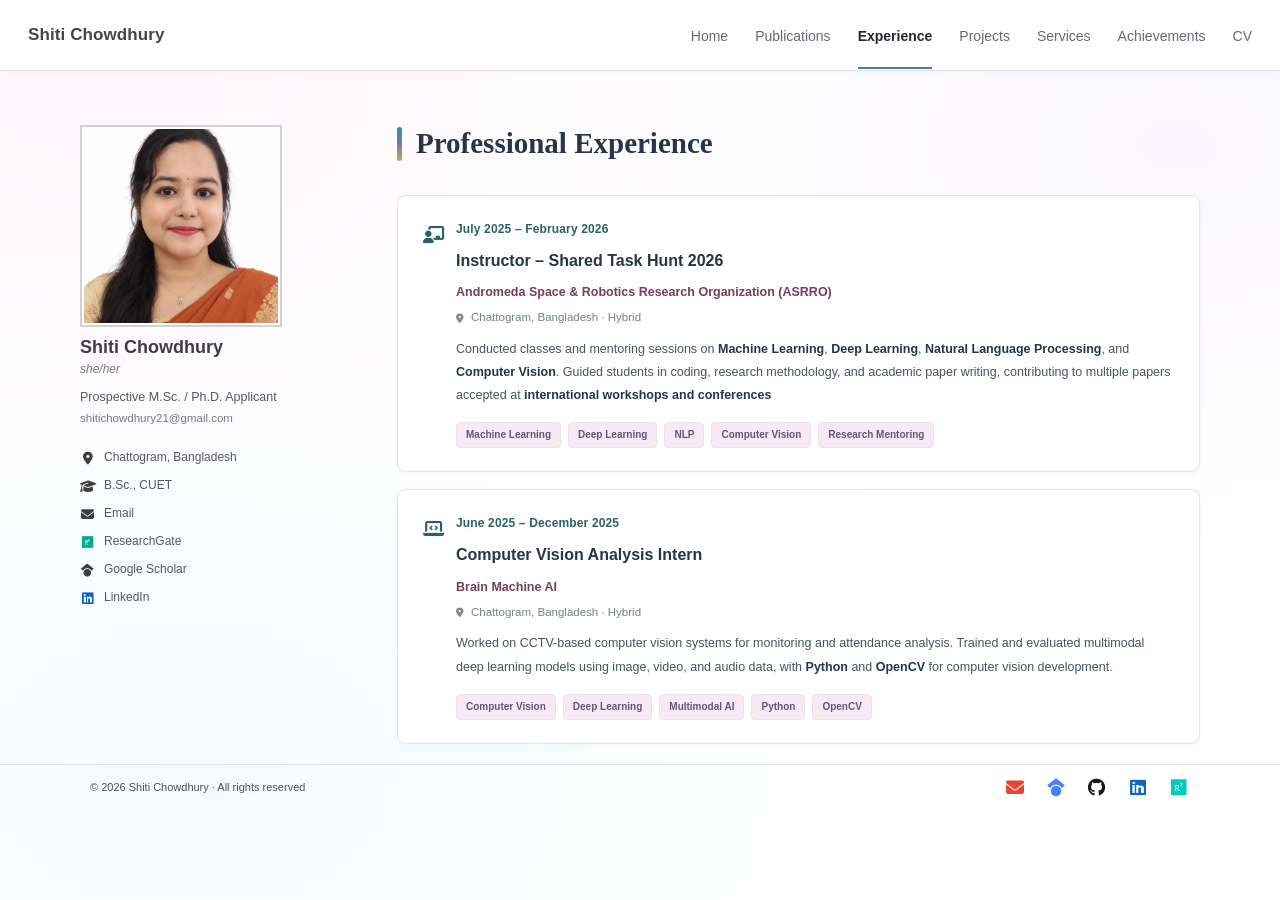
<file: experience.html>
<!DOCTYPE html>
<html lang="en">

<head>
    <meta charset="UTF-8">
    <meta name="viewport" content="width=device-width, initial-scale=1.0">

    <title>Experience | Shiti Chowdhury</title>

    <meta name="description"
        content="Professional and research experience of Shiti Chowdhury in artificial intelligence, computer vision, and research mentoring.">

    <link rel="stylesheet" href="css/style.css">

    <link rel="stylesheet"
        href="https://cdnjs.cloudflare.com/ajax/libs/font-awesome/6.5.2/css/all.min.css">

    <style>

        /* ==========================================
           EXPERIENCE PAGE — COLOR PALETTE
        ========================================== */

        .experience-body {
            --exp-navy: #25354b;
            --exp-burgundy: #783d59;
            --exp-teal: #2c6267;
            --exp-gold: #a2804e;
            --exp-text: #465365;
            --exp-muted: #738092;
            --exp-border: #e1e5ec;
            --exp-pink: #f7eaf4;
            --exp-lavender: #f5f0f8;
        }

        .experience-body .page-container {
            overflow: visible !important;
        }

        .experience-body .main-content.experience-page {
            min-width: 0;
            width: 100%;
        }

        /* ==========================================
           STICKY PROFILE SIDEBAR
        ========================================== */

        @media (min-width: 901px) {

            .experience-body .profile-sidebar {
                position: sticky !important;
                top: 88px !important;
                align-self: start !important;
                height: fit-content !important;
                max-height: calc(100vh - 105px) !important;
                overflow-y: auto !important;
                z-index: 5;
            }

        }

        /* ==========================================
           PAGE HEADING
        ========================================== */

        .experience-page .experience-heading {
            display: flex;
            align-items: center;
            gap: 14px;

            margin: 0 0 32px;
            padding: 0;
        }

        .experience-page .experience-heading::before {
            content: "";
            display: block;
            flex: 0 0 5px;

            width: 5px;
            height: 34px;

            border-radius: 4px;

            background: linear-gradient(
                to bottom,
                #2c9296 0%,
                #6f809c 48%,
                #d5a05b 100%
            );
        }

        .experience-page .experience-heading h1 {
            margin: 0 !important;
            padding: 0 !important;

            color: var(--exp-navy) !important;

            font-family: Georgia, "Times New Roman", serif !important;
            font-size: 29px !important;
            font-weight: 700 !important;
            line-height: 1.3 !important;

            border: none !important;
            background: transparent !important;
        }

        /* ==========================================
           EXPERIENCE LIST
        ========================================== */

        .experience-page .experience-list {
            display: flex;
            flex-direction: column;
            gap: 17px;

            margin: 0;
            padding: 0;
        }

        /* ==========================================
           EXPERIENCE CARD
        ========================================== */

        .experience-page .experience-item {
            position: relative;

            display: grid !important;
            grid-template-columns: 18px minmax(0, 1fr);
            gap: 15px;

            margin: 0 !important;
            padding: 24px 25px 23px !important;

            background: #ffffff !important;

            border: 1px solid var(--exp-border) !important;
            border-radius: 9px !important;

            box-shadow: 0 2px 5px rgba(30, 45, 65, 0.035) !important;

            transform: none !important;

            transition:
                border-color 0.2s ease,
                box-shadow 0.2s ease;
        }

        .experience-page .experience-item:hover {
            border-color: #d5c9da !important;

            box-shadow: 0 5px 16px rgba(
                37, 53, 75, 0.065
            ) !important;

            transform: none !important;
        }

        /* ==========================================
           TIMELINE DOT
        ========================================== */

        .experience-page .experience-timeline {
            padding-top: 3px;
        }

        .experience-page .experience-dot {
            display: block;

            width: 15px;
            height: 15px;

            border: 2px solid var(--exp-teal);
            border-radius: 50%;

            background: #ffffff;

            position: relative;
        }

        .experience-page .experience-dot::after {
            content: "";

            position: absolute;
            inset: 3px;

            border-radius: 50%;
            background: var(--exp-teal);
        }

        /* ==========================================
           CARD CONTENT
        ========================================== */

        .experience-page .experience-details {
            min-width: 0;
        }

        .experience-page .experience-date {
            display: block;

            margin: 0 0 11px !important;
            padding: 0 !important;

            color: var(--exp-teal) !important;

            font-size: 12px !important;
            font-weight: 650 !important;
            line-height: 1.5 !important;
            letter-spacing: 0.15px;
        }

        .experience-page .experience-item h3 {
            margin: 0 0 9px !important;
            padding: 0 !important;

            color: var(--exp-navy) !important;

            font-family: inherit !important;
            font-size: 16px !important;
            font-weight: 750 !important;
            line-height: 1.55 !important;

            border: none !important;
            background: transparent !important;
        }

        .experience-page .experience-organization {
            margin: 0 0 6px !important;

            color: var(--exp-burgundy) !important;

            font-size: 12.5px !important;
            font-weight: 650 !important;
            line-height: 1.6 !important;
        }

        .experience-page .experience-location {
            display: flex;
            align-items: center;
            gap: 7px;

            margin: 0 0 11px !important;

            color: var(--exp-muted) !important;

            font-size: 11.5px !important;
            line-height: 1.6 !important;
        }

        .experience-page .experience-location i {
            color: #8a819c;
            font-size: 10px;
        }

        /* ==========================================
           DESCRIPTION
        ========================================== */

        .experience-page .experience-description {
            margin: 0 !important;
            padding: 0 !important;

            color: var(--exp-text) !important;

            font-size: 12.5px !important;
            font-weight: 400 !important;
            line-height: 1.85 !important;
        }

        .experience-page .experience-description strong {
            color: var(--exp-navy) !important;
            font-weight: 650 !important;
        }

        /* ==========================================
           RESEARCH AREAS / SKILLS
        ========================================== */

        .experience-page .experience-skills {
            display: flex;
            flex-wrap: wrap;
            gap: 7px;

            margin-top: 15px;
        }

        .experience-page .experience-skill {
            display: inline-flex;
            align-items: center;

            padding: 5px 9px;

            background: var(--exp-pink);
            color: #66547d;

            border: 1px solid #f0dfeb;
            border-radius: 4px;

            font-size: 10px;
            font-weight: 550;
            line-height: 1.4;
        }

        /* ==========================================
           MOBILE RESPONSIVENESS
        ========================================== */

        @media (max-width: 900px) {

            .experience-body .profile-sidebar {
                position: static !important;
                max-height: none !important;
                overflow: visible !important;
            }

        }

        @media (max-width: 600px) {

            .experience-page .experience-heading {
                margin-bottom: 25px;
            }

            .experience-page .experience-heading h1 {
                font-size: 25px !important;
            }

            .experience-page .experience-list {
                gap: 14px;
            }

            .experience-page .experience-item {
                grid-template-columns: 15px minmax(0, 1fr);
                gap: 11px;

                padding: 19px 16px !important;
            }

            .experience-page .experience-dot {
                width: 13px;
                height: 13px;
            }

            .experience-page .experience-dot::after {
                inset: 3px;
            }

            .experience-page .experience-item h3 {
                font-size: 14px !important;
            }

            .experience-page .experience-description {
                font-size: 12px !important;
            }

            .experience-page .experience-date {
                font-size: 11px !important;
            }

        }

        
/* ==========================================
   FIXED LEFT SIDEBAR — DESKTOP
   SAME AS PUBLICATIONS PAGE
========================================== */

@media (min-width: 901px) {

    .experience-body .page-container {
        overflow: visible !important;
        align-items: start !important;
    }

    .experience-body .profile-sidebar {
        position: fixed !important;

        top: 125px !important;
        left: max(80px, calc((100vw - 1604px) / 2)) !important;

        width: 252px !important;
        height: auto !important;

        max-height: calc(100vh - 140px) !important;
        overflow-x: hidden !important;
        overflow-y: auto !important;

        margin: 0 !important;
        z-index: 100 !important;
    }

    .experience-body .main-content {
        min-width: 0 !important;
    }
}

/* ==========================================
   MOBILE — NORMAL SIDEBAR
========================================== */

@media (max-width: 900px) {

    .experience-body .profile-sidebar {
        position: static !important;

        top: auto !important;
        left: auto !important;

        width: 100% !important;
        height: auto !important;
        max-height: none !important;

        overflow: visible !important;
    }
}



    </style>

</head>


<body class="experience-body">

    <!-- ==========================================
         NAVIGATION
    =========================================== -->

    <header class="top-header">

        <nav class="navbar">

            <a href="index.html" class="site-name">
                Shiti Chowdhury
            </a>

            <button
                class="menu-toggle"
                type="button"
                aria-label="Toggle navigation"
                aria-controls="nav-links"
                aria-expanded="false">

                <i class="fa-solid fa-bars"></i>

            </button>

            <div class="nav-links" id="nav-links">

                <a href="index.html">
                    Home
                </a>

                <a href="publications.html">
                    Publications
                </a>

                <a href="experience.html"
                    class="active"
                    aria-current="page">
                    Experience
                </a>

                <a href="projects.html">
                    Projects
                </a>

                <a href="services.html">
                    Services
                </a>

                <a href="awards.html">
                    Achievements
                </a>

                <a
                    href="https://drive.google.com/file/d/1kw05QwyxLwFirVmzz2g6GJeNXBdNhBDl/view"
                    target="_blank"
                    rel="noopener noreferrer">
                    CV
                </a>

            </div>

        </nav>

    </header>


    <!-- ==========================================
         MAIN PAGE CONTAINER
    =========================================== -->

    <main class="page-container">

        <!-- ======================================
             LEFT PROFILE SIDEBAR
        ======================================= -->

        <aside class="profile-sidebar">

            <div class="profile-image-wrapper">

                <img
                    src="assets/images/photo.jpg"
                    alt="Shiti Chowdhury"
                    class="profile-image">

            </div>

            <h2 class="profile-name">
                Shiti Chowdhury
            </h2>

            <p class="pronouns">
                she/her
            </p>

            <p class="profile-role">
                Prospective M.Sc. / Ph.D. Applicant
            </p>

            <p class="profile-email">
                shitichowdhury21@gmail.com
            </p>

            <div class="profile-links">

                <div class="profile-link">

                    <i class="fa-solid fa-location-dot icon-location"></i>

                    <span>
                        Chattogram, Bangladesh
                    </span>

                </div>

                <div class="profile-link">

                    <i class="fa-solid fa-graduation-cap icon-university"></i>

                    <span>
                        B.Sc., CUET
                    </span>

                </div>

                <a
                    href="mailto:shitichowdhury21@gmail.com"
                    class="profile-link">

                    <i class="fa-solid fa-envelope icon-email"></i>

                    <span>
                        Email
                    </span>

                </a>

                <a
                    href="https://www.researchgate.net/profile/Shiti-Chowdhury"
                    class="profile-link"
                    target="_blank"
                    rel="noopener noreferrer">

                    <i class="fa-brands fa-researchgate icon-researchgate"></i>

                    <span>
                        ResearchGate
                    </span>

                </a>

                <a
                    href="https://scholar.google.com/citations?user=ePL4eSoAAAAJ&amp;hl=en&amp;oi=ao"
                    class="profile-link"
                    target="_blank"
                    rel="noopener noreferrer">

                    <i class="fa-brands fa-google-scholar icon-scholar"></i>

                    <span>
                        Google Scholar
                    </span>

                </a>

                <a
                    href="https://www.linkedin.com/in/shiti-chowdhury/"
                    class="profile-link"
                    target="_blank"
                    rel="noopener noreferrer">

                    <i class="fa-brands fa-linkedin icon-linkedin"></i>

                    <span>
                        LinkedIn
                    </span>

                </a>

            </div>

        </aside>


        <!-- ======================================
             EXPERIENCE CONTENT
        ======================================= -->

        <section class="main-content experience-page">

            <!-- ==================================
                 HEADING
            =================================== -->

            <div class="experience-heading">

                <h1>
                    Professional Experience
                </h1>

            </div>


            <!-- ==================================
                 EXPERIENCE CARDS
            =================================== -->

            <div class="experience-list">


                <!-- ==============================
                     EXPERIENCE 1
                =============================== -->

                <article class="experience-item">

                    <div class="experience-timeline">
    <i class="fa-solid fa-chalkboard-user experience-icon"></i>
</div>

                    <div class="experience-details">

                        <span class="experience-date">
                            July 2025 – February 2026
                        </span>

                        <h3>
                            Instructor – Shared Task Hunt 2026
                        </h3>

                        <p class="experience-organization">
                            Andromeda Space &amp; Robotics Research
                            Organization (ASRRO)
                        </p>

                        <p class="experience-location">

                            <i class="fa-solid fa-location-dot"></i>

                            Chattogram, Bangladesh · Hybrid

                        </p>

                        <p class="experience-description">

                            Conducted classes and mentoring sessions
                            on <strong>Machine Learning</strong>,
                            <strong>Deep Learning</strong>,
                            <strong>Natural Language Processing</strong>,
                            and <strong>Computer Vision</strong>.
                            Guided students in coding, research
                            methodology, and academic paper writing,
                            contributing to multiple papers accepted
                            at <strong>international workshops and conferences</strong> 

                        </p>

                        <div class="experience-skills">

                            <span class="experience-skill">
                                Machine Learning
                            </span>

                            <span class="experience-skill">
                                Deep Learning
                            </span>

                            <span class="experience-skill">
                                NLP
                            </span>

                            <span class="experience-skill">
                                Computer Vision
                            </span>

                            <span class="experience-skill">
                                Research Mentoring
                            </span>

                        </div>

                    </div>

                </article>


                <!-- ==============================
                     EXPERIENCE 2
                =============================== -->

                <article class="experience-item">

                   <div class="experience-timeline">
    <i class="fa-solid fa-laptop-code experience-icon"></i>
</div>


                    <div class="experience-details">

                        <span class="experience-date">
                            June 2025 – December 2025
                        </span>

                        <h3>
                            Computer Vision Analysis Intern
                        </h3>

                        <p class="experience-organization">
                            Brain Machine AI
                        </p>

                        <p class="experience-location">

                            <i class="fa-solid fa-location-dot"></i>

                            Chattogram, Bangladesh · Hybrid

                        </p>

                        <p class="experience-description">

                            Worked on CCTV-based computer vision
                            systems for monitoring and attendance
                            analysis. Trained and evaluated
                            multimodal deep learning models using
                            image, video, and audio data, with
                            <strong>Python</strong> and
                            <strong>OpenCV</strong> for
                            computer vision development.

                        </p>

                        <div class="experience-skills">

                            <span class="experience-skill">
                                Computer Vision
                            </span>

                            <span class="experience-skill">
                                Deep Learning
                            </span>

                            <span class="experience-skill">
                                Multimodal AI
                            </span>

                            <span class="experience-skill">
                                Python
                            </span>

                            <span class="experience-skill">
                                OpenCV
                            </span>

                        </div>

                    </div>

                </article>


                <!-- ==============================
                     EXPERIENCE 3
                =============================== -->

                <!-- <article class="experience-item">

                    <div class="experience-timeline">
    <i class="fa-solid fa-users experience-icon"></i>
</div>

                    <div class="experience-details">

                        <span class="experience-date">
                            September 2025 – December 2025
                        </span>

                        <h3>
                            Campus Ambassador
                        </h3>

                        <p class="experience-organization">
                            OmniStart 1.0 – National Startup Competition
                        </p>

                        <p class="experience-location">

                            <i class="fa-solid fa-location-dot"></i>

                            Kaizen SUST · Remote

                        </p>

                        <p class="experience-description">

                            Selected as a Campus Ambassador
                            representing <strong>CUET</strong>
                            in a national startup competition.
                            Coordinated campus-level promotional
                            activities and communication between
                            CUET students and the organizing team.

                        </p>

                        <div class="experience-skills">

                            <span class="experience-skill">
                                Leadership
                            </span>

                            <span class="experience-skill">
                                Communication
                            </span>

                            <span class="experience-skill">
                                Event Coordination
                            </span>

                        </div>

                    </div>

                </article> -->

                


            </div>

        </section>

    </main>

    <!-- FOOTER -->
    <footer class="site-footer">
        <div class="footer-container">

            <p class="footer-copyright">
                &copy; 2026 Shiti Chowdhury · All rights reserved
            </p>

            <div class="footer-social-links">

                <a href="mailto:shitichowdhury21@gmail.com"
                   class="footer-social footer-email"
                   aria-label="Email">
                    <i class="fa-solid fa-envelope"></i>
                </a>

                <a href="https://scholar.google.com/citations?user=ePL4eSoAAAAJ&amp;hl=en&amp;oi=ao"
                   class="footer-social footer-scholar"
                   target="_blank"
                   rel="noopener noreferrer"
                   aria-label="Google Scholar">
                    <i class="fa-brands fa-google-scholar"></i>
                </a>

                <a href="https://github.com/SHITICHY21"
                   class="footer-social footer-github"
                   target="_blank"
                   rel="noopener noreferrer"
                   aria-label="GitHub">
                    <i class="fa-brands fa-github"></i>
                </a>

                <a href="https://www.linkedin.com/in/shiti-chowdhury/"
                   class="footer-social footer-linkedin"
                   target="_blank"
                   rel="noopener noreferrer"
                   aria-label="LinkedIn">
                    <i class="fa-brands fa-linkedin"></i>
                </a>

                <a href="https://www.researchgate.net/profile/Shiti-Chowdhury"
                   class="footer-social footer-researchgate"
                   target="_blank"
                   rel="noopener noreferrer"
                   aria-label="ResearchGate">
                    <i class="fa-brands fa-researchgate"></i>
                </a>

            </div>
        </div>
    </footer>


    <!-- ==========================================
         EXISTING JAVASCRIPT
    =========================================== -->

    <script src="js/script.js"></script>

    <!-- ==========================================
         MOBILE NAVIGATION FALLBACK
    =========================================== -->

    <script>

        (function () {

            const toggle = document.querySelector(".menu-toggle");
            const navLinks = document.querySelector(".nav-links");

            if (!toggle || !navLinks) return;

            /*
             * Uses the existing portfolio menu behavior.
             * This fallback handles navigation if the
             * shared script does not already do so.
             */

            if (!toggle.hasAttribute("data-menu-initialized")) {

                toggle.addEventListener("click", function () {

                    const isOpen = navLinks.classList.toggle("open");

                    toggle.setAttribute(
                        "aria-expanded",
                        String(isOpen)
                    );

                });

            }

        })();

    </script>

</body>
</html>
</file>
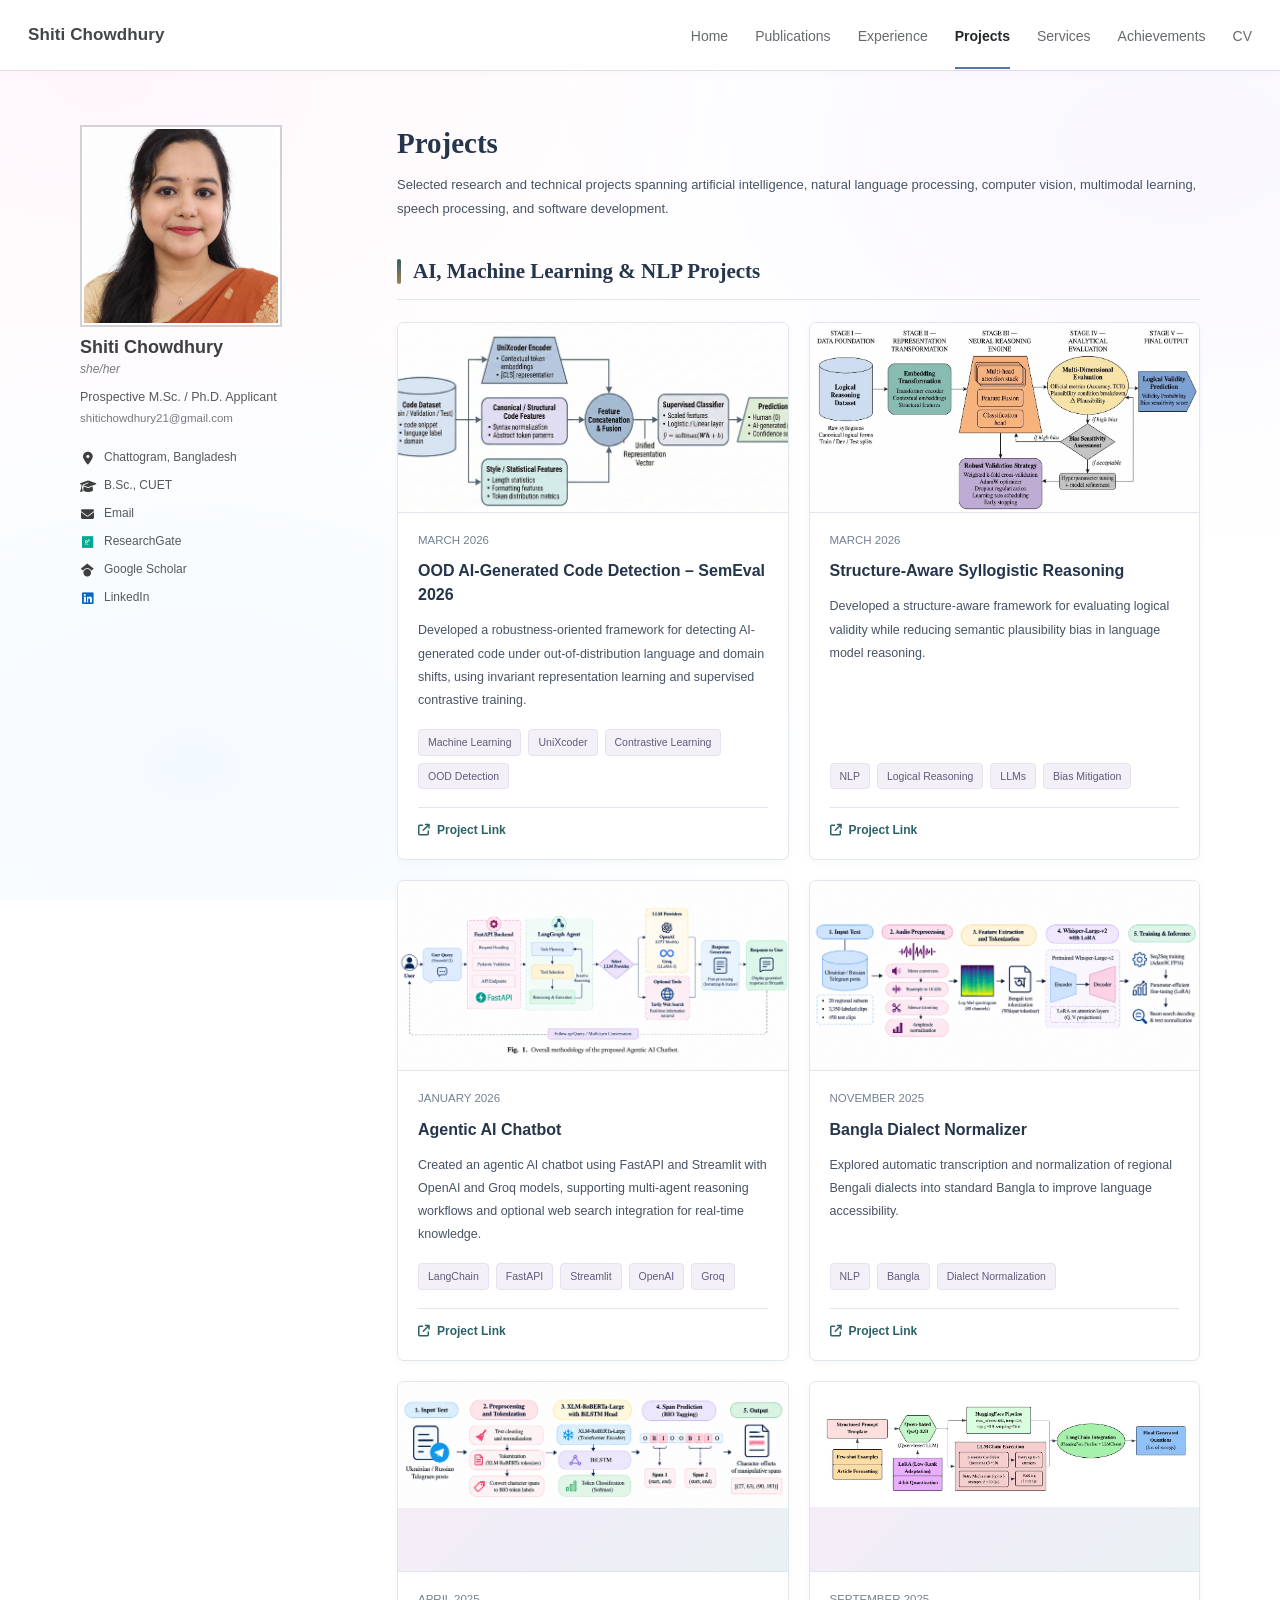
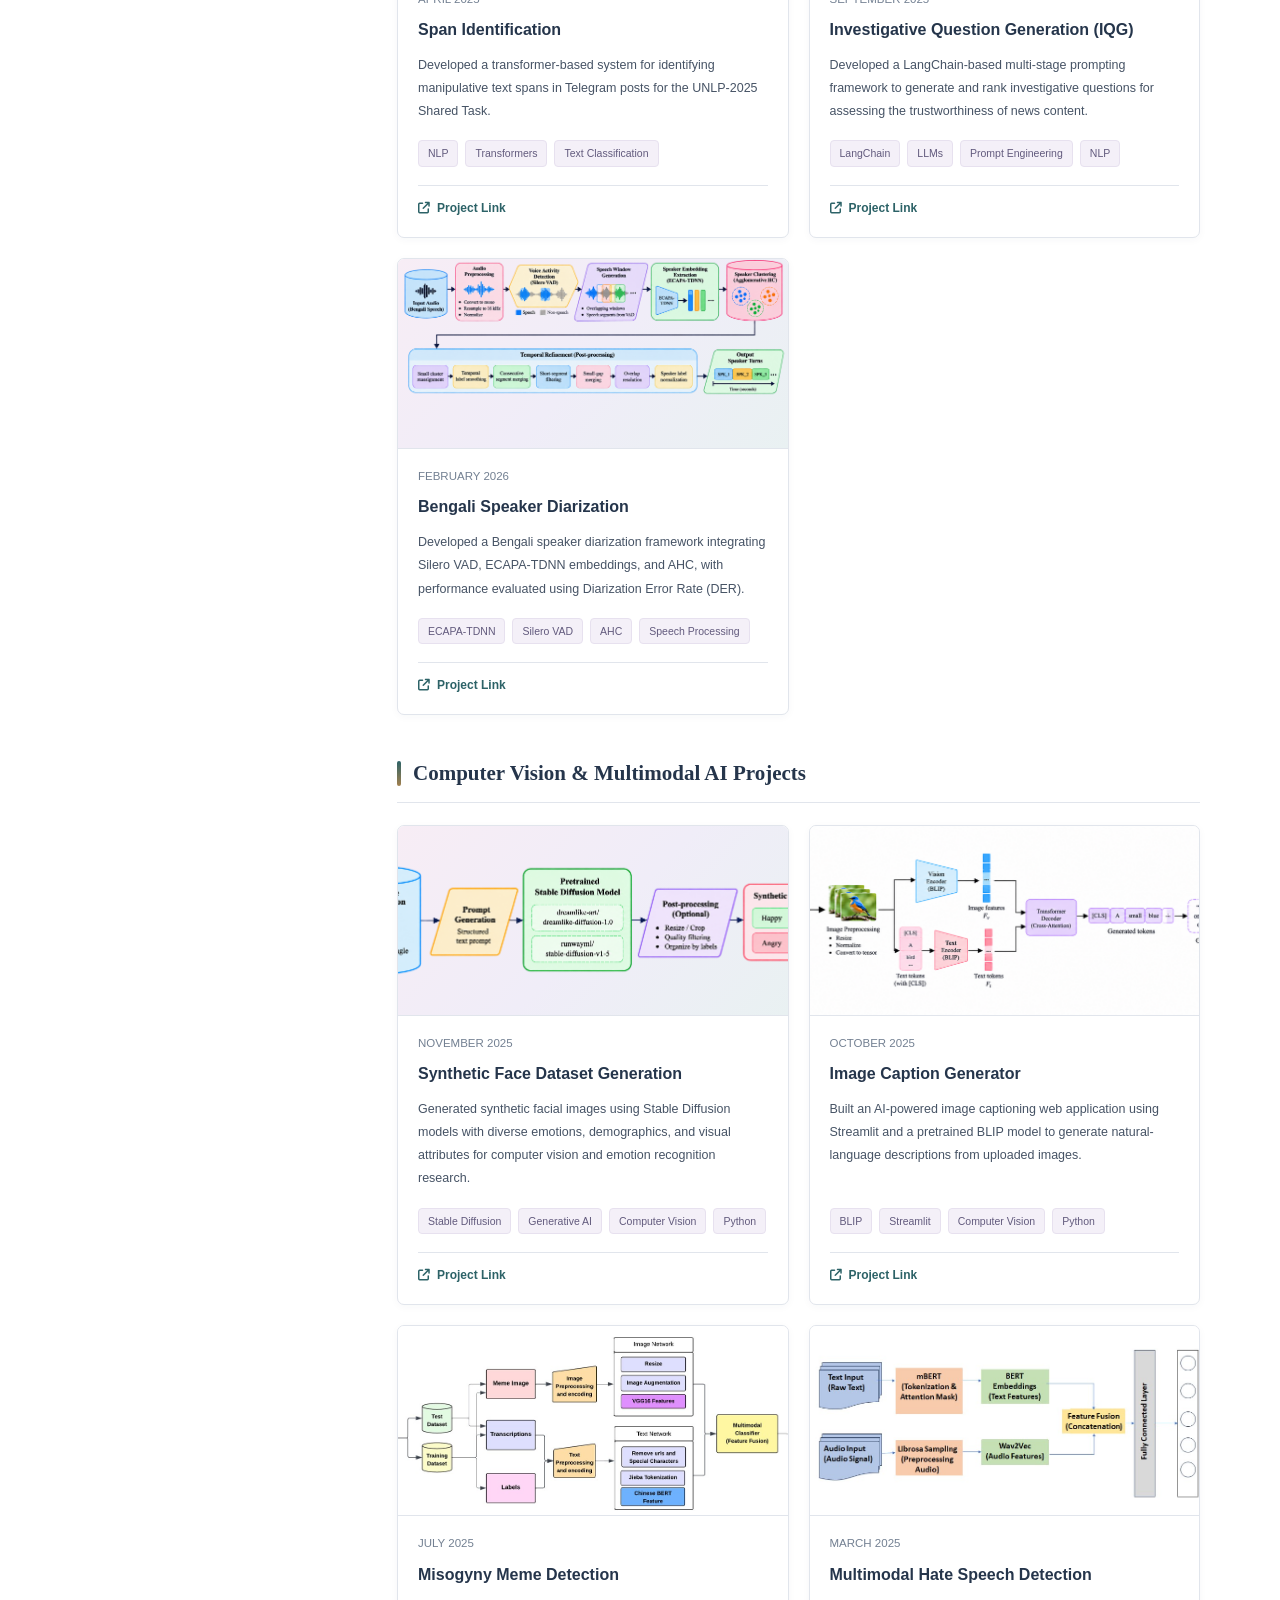
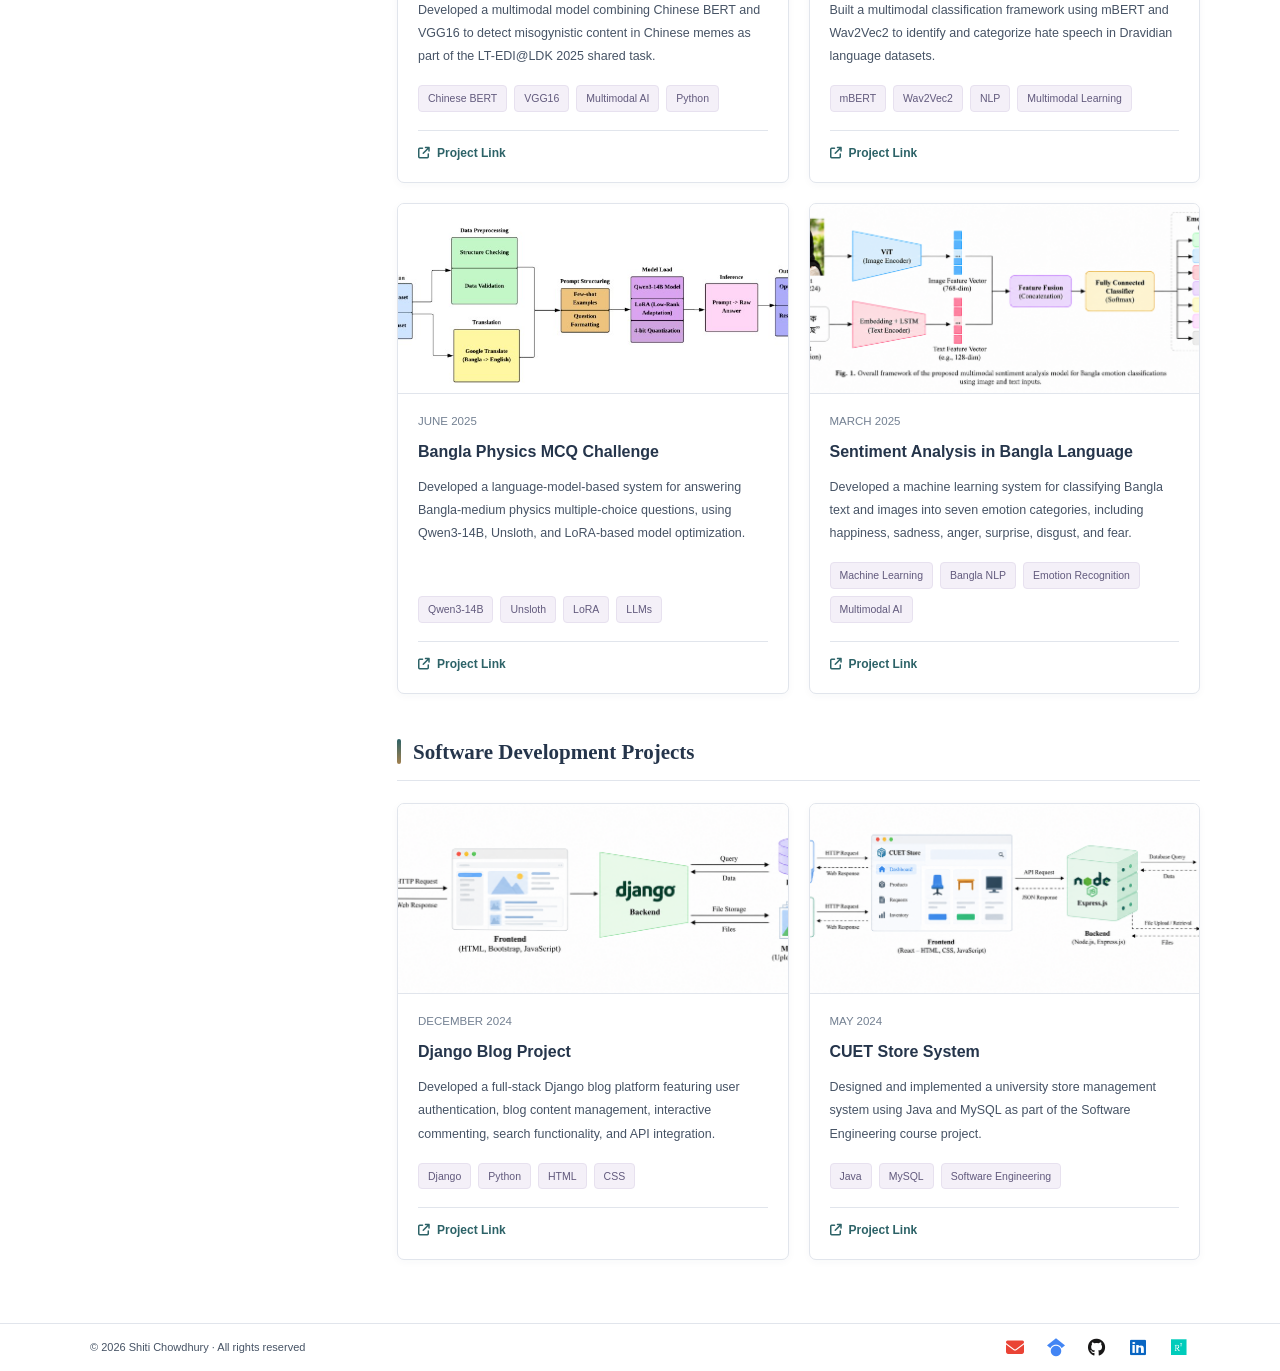
<file: projects.html>
<!DOCTYPE html>
<html lang="en">

<head>
    <meta charset="UTF-8">
    <meta name="viewport" content="width=device-width, initial-scale=1.0">

    <title>Projects | Shiti Chowdhury</title>

    <meta name="description"
        content="Research and technical projects by Shiti Chowdhury in AI, machine learning, NLP, computer vision, multimodal AI, and software development.">

    <link rel="stylesheet" href="css/style.css">

    <link rel="stylesheet"
        href="https://cdnjs.cloudflare.com/ajax/libs/font-awesome/6.5.2/css/all.min.css">

    <style>

        /* ========================================
           COLOR PALETTE
        ======================================== */

        .projects-body {
            --p-navy: #25354b;
            --p-teal: #2c6267;
            --p-burgundy: #783d59;
            --p-gold: #a2804e;
            --p-text: #465365;
            --p-muted: #738092;
            --p-border: #e1e5ec;
            --p-pink: #f8edf4;
            --p-lavender: #f4f0f8;
        }

        /* ========================================
           KEEP EXISTING LAYOUT & STICKY SIDEBAR
        ======================================== */

        .projects-body .page-container {
            overflow: visible !important;
        }

        .projects-body .main-content.projects-page {
            width: 100%;
            min-width: 0;
        }

        
        

        /* ========================================
           PAGE HEADING
        ======================================== */

        .projects-page .projects-page-title {
            margin: 0 0 10px !important;
            color: var(--p-navy) !important;
            font-family: Georgia, "Times New Roman", serif;
            font-size: 29px !important;
            font-weight: 700 !important;
            line-height: 1.3 !important;
        }

        .projects-page .projects-page-intro {
            margin: 0 0 35px !important;
            color: var(--p-text) !important;
            font-size: 13px !important;
            line-height: 1.85 !important;
        }

        /* ========================================
           SECTION HEADINGS
        ======================================== */

        .projects-page .project-section {
            margin: 0 0 43px;
        }

        .projects-page .project-section-title {
            display: flex;
            align-items: center;
            gap: 12px;

            margin: 0 0 22px !important;
            padding: 0 0 13px !important;

            color: var(--p-navy) !important;
            border-bottom: 1px solid var(--p-border) !important;

            font-family: Georgia, "Times New Roman", serif;
            font-size: 21px !important;
            font-weight: 700 !important;
            line-height: 1.45 !important;
        }

        .projects-page .project-section-title::before {
            content: "";
            width: 4px;
            height: 25px;
            flex-shrink: 0;
            border-radius: 3px;
            background: linear-gradient(
                to bottom,
                var(--p-teal),
                var(--p-gold)
            );
        }

        /* ========================================
           PROJECT GRID
        ======================================== */

        .projects-page .projects-grid {
            display: grid !important;
            grid-template-columns: repeat(2, minmax(0, 1fr)) !important;
            gap: 20px !important;
            align-items: stretch;
        }

        /* ========================================
           PROJECT CARD
        ======================================== */

        .projects-page .project-card {
            display: flex !important;
            flex-direction: column !important;

            min-width: 0;
            margin: 0 !important;
            padding: 0 !important;

            overflow: hidden;

            background: #fff !important;
            border: 1px solid var(--p-border) !important;
            border-radius: 7px !important;

            box-shadow: 0 2px 9px rgba(37, 53, 75, 0.035) !important;

            transition:
                border-color 0.2s ease,
                box-shadow 0.2s ease;
        }

        .projects-page .project-card:hover {
            border-color: #d7cbd9 !important;
            box-shadow: 0 7px 20px rgba(37, 53, 75, 0.075) !important;
        }

        /* ========================================
           FIGURE / IMAGE AREA
        ======================================== */

        .projects-page .project-figure {
            position: relative;
            width: 100%;
            height: 190px;

            overflow: hidden;

            background: linear-gradient(
                135deg,
                #f7edf5 0%,
                #f0edf8 52%,
                #e9f1f2 100%
            );

            border-bottom: 1px solid var(--p-border);
        }

        .projects-page .project-figure img {
            display: block;
            width: 100%;
            height: 100%;
            object-fit: cover;
        }

        .projects-page .project-placeholder {
            display: none;
            width: 100%;
            height: 100%;
            align-items: center;
            justify-content: center;
            flex-direction: column;
            gap: 12px;
        }

        .projects-page .project-placeholder i {
            font-size: 42px;
            color: var(--p-teal);
            opacity: 0.76;
        }

        .projects-page .project-placeholder span {
            color: #776d8d;
            font-size: 11px;
            font-weight: 600;
            letter-spacing: 0.5px;
        }

        /* ========================================
           CARD BODY
        ======================================== */

        .projects-page .project-content {
            display: flex !important;
            flex-direction: column !important;
            flex: 1;

            min-width: 0;
            padding: 19px 20px 20px !important;
        }

        .projects-page .project-date {
            display: block;
            margin: 0 0 10px !important;

            color: var(--p-muted) !important;
            font-size: 11.5px !important;
            line-height: 1.5 !important;
        }

        .projects-page .project-content h3 {
            margin: 0 0 12px !important;
            padding: 0 !important;

            color: var(--p-navy) !important;
            font-family: inherit !important;
            font-size: 16px !important;
            font-weight: 750 !important;
            line-height: 1.5 !important;

            border: none !important;
        }

        .projects-page .project-description {
            margin: 0 0 17px !important;
            color: var(--p-text) !important;

            font-size: 12.5px !important;
            line-height: 1.85 !important;
        }

        /* ========================================
           TECHNOLOGY TAGS
        ======================================== */

        .projects-page .project-tech {
            display: flex;
            flex-wrap: wrap;
            gap: 7px;

            margin: auto 0 18px !important;
            padding: 0 !important;
        }

        .projects-page .project-tech span {
            display: inline-flex;
            align-items: center;

            padding: 5px 9px !important;

            color: #625a7d !important;
            background: var(--p-lavender) !important;
            border: 1px solid #e7e1ef !important;
            border-radius: 4px !important;

            font-size: 10.5px !important;
            font-weight: 500 !important;
            line-height: 1.4 !important;
        }

        /* ========================================
           PROJECT LINKS
        ======================================== */

        .projects-page .project-links {
            display: flex;
            flex-wrap: wrap;
            gap: 10px;
            align-items: center;

            padding-top: 13px;
            border-top: 1px solid var(--p-border);
        }

        .projects-page .project-link {
            display: inline-flex;
            align-items: center;
            gap: 7px;

            color: var(--p-teal) !important;
            background: transparent !important;

            font-size: 12px !important;
            font-weight: 650 !important;
            line-height: 1.5 !important;
            text-decoration: none !important;
        }

        .projects-page .project-link:hover {
            color: var(--p-burgundy) !important;
            text-decoration: underline !important;
        }

        .projects-page .project-link i {
            font-size: 12px;
        }

        .projects-page .project-private {
            color: #746d84;
            font-size: 11px;
        }

        /* ========================================
           RESPONSIVE
        ======================================== */

        @media (max-width: 900px) {
            .projects-body .profile-sidebar {
                position: static !important;
                max-height: none !important;
                overflow: visible !important;
            }
        }

        @media (max-width: 700px) {
            .projects-page .projects-grid {
                grid-template-columns: 1fr !important;
            }

            .projects-page .project-figure {
                height: 205px;
            }
        }

        @media (max-width: 480px) {
            .projects-page .projects-page-title {
                font-size: 26px !important;
            }

            .projects-page .project-section-title {
                font-size: 19px !important;
            }

            .projects-page .project-content {
                padding: 17px !important;
            }

            .projects-page .project-content h3 {
                font-size: 15px !important;
            }
        }

        
/* ==========================================
   PROJECTS PAGE — FIXED LEFT SIDEBAR
   SAME POSITION AS PUBLICATIONS
========================================== */

@media (min-width: 901px) {

    .projects-body .page-container {
        overflow: visible !important;
        align-items: start !important;
    }

    .projects-body .profile-sidebar {
        position: fixed !important;

        top: 125px !important;
        left: max(80px, calc((100vw - 1604px) / 2)) !important;

        width: 250px !important;
        height: auto !important;

        max-height: calc(100vh - 140px) !important;
        overflow-x: hidden !important;
        overflow-y: auto !important;

        margin: 0 !important;
        z-index: 100 !important;
    }

    .projects-body .main-content {
        min-width: 0 !important;
    }
}

/* ==========================================
   MOBILE — NORMAL SIDEBAR
========================================== */

@media (max-width: 900px) {

    .projects-body .profile-sidebar {
        position: static !important;

        top: auto !important;
        left: auto !important;

        width: 100% !important;
        height: auto !important;
        max-height: none !important;

        overflow: visible !important;
    }
}


    </style>
</head>

<body class="projects-body">

    <!-- ========================================
         NAVBAR
    ======================================== -->

    <header class="top-header">

        <nav class="navbar">

            <a href="index.html" class="site-name">
                Shiti Chowdhury
            </a>

            <button
                class="menu-toggle"
                type="button"
                aria-label="Toggle navigation"
                aria-controls="nav-links"
                aria-expanded="false">

                <i class="fa-solid fa-bars"></i>
            </button>

            <div class="nav-links" id="nav-links">

                <a href="index.html">Home</a>

                <a href="publications.html">Publications</a>

                <a href="experience.html">Experience</a>

                <a href="projects.html"
                    class="active"
                    aria-current="page">
                    Projects
                </a>

                <a href="services.html">Services</a>

                <a href="awards.html">Achievements</a>

                <a href="https://drive.google.com/file/d/1kw05QwyxLwFirVmzz2g6GJeNXBdNhBDl/view"
                    target="_blank"
                    rel="noopener noreferrer">
                    CV
                </a>

            </div>

        </nav>

    </header>


    <!-- ========================================
         MAIN LAYOUT
    ======================================== -->

    <main class="page-container">

        <!-- ====================================
             LEFT PROFILE SIDEBAR
        ===================================== -->

        <aside class="profile-sidebar">

            <div class="profile-image-wrapper">

                <img
                    src="assets/images/photo.jpg"
                    alt="Shiti Chowdhury"
                    class="profile-image">

            </div>

            <h2 class="profile-name">
                Shiti Chowdhury
            </h2>

            <p class="pronouns">
                she/her
            </p>

            <p class="profile-role">
                Prospective M.Sc. / Ph.D. Applicant
            </p>

            <p class="profile-email">
                shitichowdhury21@gmail.com
            </p>

            <div class="profile-links">

                <div class="profile-link">
                    <i class="fa-solid fa-location-dot icon-location"></i>
                    <span>Chattogram, Bangladesh</span>
                </div>

                <div class="profile-link">
                    <i class="fa-solid fa-graduation-cap icon-university"></i>
                    <span>B.Sc., CUET</span>
                </div>

                <a class="profile-link"
                    href="mailto:shitichowdhury21@gmail.com">

                    <i class="fa-solid fa-envelope icon-email"></i>
                    <span>Email</span>
                </a>

                <a class="profile-link"
                    href="https://www.researchgate.net/profile/Shiti-Chowdhury"
                    target="_blank"
                    rel="noopener noreferrer">

                    <i class="fa-brands fa-researchgate icon-researchgate"></i>
                    <span>ResearchGate</span>
                </a>

                <a class="profile-link"
                    href="https://scholar.google.com/citations?user=ePL4eSoAAAAJ&amp;hl=en&amp;oi=ao"
                    target="_blank"
                    rel="noopener noreferrer">

                    <i class="fa-brands fa-google-scholar icon-scholar"></i>
                    <span>Google Scholar</span>
                </a>

                <a class="profile-link"
                    href="https://www.linkedin.com/in/shiti-chowdhury/"
                    target="_blank"
                    rel="noopener noreferrer">

                    <i class="fa-brands fa-linkedin icon-linkedin"></i>
                    <span>LinkedIn</span>
                </a>

            </div>

        </aside>


        <!-- ====================================
             PROJECT CONTENT
        ===================================== -->

        <div class="main-content projects-page">

            <h1 class="projects-page-title">Projects</h1>

            <p class="projects-page-intro">
                Selected research and technical projects spanning
                artificial intelligence, natural language processing,
                computer vision, multimodal learning, speech processing,
                and software development.
            </p>


            <!-- ==================================
                 SECTION 1
            =================================== -->

            <section class="project-section">

                <h2 class="project-section-title">
                    AI, Machine Learning &amp; NLP Projects
                </h2>

                <div class="projects-grid">


                    <!-- PROJECT 1 -->

                    <article class="project-card">

                        <div class="project-figure">

                            <img
                                src="assets/images/OOD AI-Generated Code Detection – SemEval 2026.jpg"
                                alt="OOD AI-Generated Code Detection"
                                style="width: 100%; height: 100%; object-fit: cover;"
                                onerror="showProjectFallback(this)">

                            <div class="project-placeholder">
                                <i class="fa-solid fa-code"></i>
                                <span>AI-GENERATED CODE DETECTION</span>
                            </div>

                        </div>

                        <div class="project-content">

                            <span class="project-date">MARCH 2026</span>

                            <h3>
                                OOD AI-Generated Code Detection – SemEval 2026
                            </h3>

                            <p class="project-description">
                                Developed a robustness-oriented framework
                                for detecting AI-generated code under
                                out-of-distribution language and domain
                                shifts, using invariant representation
                                learning and supervised contrastive training.
                            </p>

                            <div class="project-tech">
                                <span>Machine Learning</span>
                                <span>UniXcoder</span>
                                <span>Contrastive Learning</span>
                                <span>OOD Detection</span>
                            </div>

                            <div class="project-links">

                                <a class="project-link"
                                    href="https://github.com/SHITICHY21/OOD-AI-Code-Detection-SemEval2026"
                                    target="_blank"
                                    rel="noopener noreferrer">

                                    <i class="fa-solid fa-arrow-up-right-from-square"></i>
                                    Project Link
                                </a>

                            </div>

                        </div>

                    </article>


                    <!-- PROJECT 2 -->

                    <article class="project-card">

                        <div class="project-figure">

                            <img
                                src="assets/images/Structure-Aware Syllogistic Reasoning.jpg"
                                alt="Structure-Aware Syllogistic Reasoning"
                                style="width: 100%; height: 100%; object-position: center; object-fit: cover;"
                                onerror="showProjectFallback(this)">

                            <div class="project-placeholder">
                                <i class="fa-solid fa-brain"></i>
                                <span>LOGICAL REASONING</span>
                            </div>

                        </div>

                        <div class="project-content">

                            <span class="project-date">MARCH 2026</span>

                            <h3>
                                Structure-Aware Syllogistic Reasoning
                            </h3>

                            <p class="project-description">
                                Developed a structure-aware framework
                                for evaluating logical validity while
                                reducing semantic plausibility bias
                                in language model reasoning.
                            </p>

                            <div class="project-tech">
                                <span>NLP</span>
                                <span>Logical Reasoning</span>
                                <span>LLMs</span>
                                <span>Bias Mitigation</span>
                            </div>

                            <div class="project-links">

                                <a class="project-link"
                                    href="https://github.com/AJFaisal002/Structure-Aware-Syllogistic-Reasoning"
                                    target="_blank"
                                    rel="noopener noreferrer">

                                    <i class="fa-solid fa-arrow-up-right-from-square"></i>
                                    Project Link
                                </a>

                            </div>

                        </div>

                    </article>


                    <!-- PROJECT 3 -->

                    <article class="project-card">

                        <div class="project-figure">

                            <img
                                src="assets/images/Agentic AI Chatbot Methodology Flowchart.png"
                                alt="Agentic AI Chatbot"
                                onerror="showProjectFallback(this)">

                            <div class="project-placeholder">
                                <i class="fa-solid fa-robot"></i>
                                <span>AGENTIC AI CHATBOT</span>
                            </div>

                        </div>

                        <div class="project-content">

                            <span class="project-date">JANUARY 2026</span>

                            <h3>Agentic AI Chatbot</h3>

                            <p class="project-description">
                                Created an agentic AI chatbot using
                                FastAPI and Streamlit with OpenAI and
                                Groq models, supporting multi-agent
                                reasoning workflows and optional web
                                search integration for real-time knowledge.
                            </p>

                            <div class="project-tech">
                                <span>LangChain</span>
                                <span>FastAPI</span>
                                <span>Streamlit</span>
                                <span>OpenAI</span>
                                <span>Groq</span>
                            </div>

                            <div class="project-links">

                                <a class="project-link"
                                    href="https://github.com/SHITICHY21/Agentic-AI-Chatbot"
                                    target="_blank"
                                    rel="noopener noreferrer">

                                    <i class="fa-solid fa-arrow-up-right-from-square"></i>
                                    Project Link
                                </a>

                            </div>

                        </div>

                    </article>


                    <!-- PROJECT 4 -->

                    <article class="project-card">

                        <div class="project-figure">

                            <img
                                src="assets/images/Five-Step Speech Processing Pipeline.png"
                                onerror="showProjectFallback(this)">

                            <div class="project-placeholder">
                                <i class="fa-solid fa-language"></i>
                                <span>BANGLA DIALECT NORMALIZATION</span>
                            </div>

                        </div>

                        <div class="project-content">

                            <span class="project-date">NOVEMBER 2025</span>

                            <h3>Bangla Dialect Normalizer</h3>

                            <p class="project-description">
                                Explored automatic transcription and
                                normalization of regional Bengali
                                dialects into standard Bangla to
                                improve language accessibility.
                            </p>

                            <div class="project-tech">
                                <span>NLP</span>
                                <span>Bangla</span>
                                <span>Dialect Normalization</span>
                            </div>

                            <div class="project-links">

                                <a class="project-link"
                                    href="https://github.com/SHITICHY21/BanglaDialectNormalizer"
                                    target="_blank"
                                    rel="noopener noreferrer">

                                    <i class="fa-solid fa-arrow-up-right-from-square"></i>
                                    Project Link
                                </a>

                            </div>

                        </div>

                    </article>


                    <!-- PROJECT 5 -->

                    <article class="project-card">

                        <div class="project-figure">

                            <img
                                src="assets/images/Telegram Manipulation Span Identification Flowchart.png"
                                alt="Span Identification"
                                style="width: 100%; height: auto; object-fit: cover; object-position: center;"
                                onerror="showProjectFallback(this)">

                            <div class="project-placeholder">
                                <i class="fa-solid fa-highlighter"></i>
                                <span>TEXT SPAN IDENTIFICATION</span>
                            </div>

                        </div>

                        <div class="project-content">

                            <span class="project-date">APRIL 2025</span>

                            <h3>Span Identification</h3>

                            <p class="project-description">
                                Developed a transformer-based system
                                for identifying manipulative text spans
                                in Telegram posts for the UNLP-2025
                                Shared Task.
                            </p>

                            <div class="project-tech">
                                <span>NLP</span>
                                <span>Transformers</span>
                                <span>Text Classification</span>
                            </div>

                            <div class="project-links">

                                <a class="project-link"
                                    href="https://github.com/SHITICHY21/Span-Identification"
                                    target="_blank"
                                    rel="noopener noreferrer">

                                    <i class="fa-solid fa-arrow-up-right-from-square"></i>
                                    Project Link
                                </a>

                            </div>

                        </div>

                    </article>


                    <!-- PROJECT 6 -->

                    <article class="project-card">

                        <div class="project-figure">

                            <img
                                src="assets/images/trec_nist.jpg"
                                alt="Investigative Question Generation"
                                style="width: auto;height: auto; object-fit: cover;"
                                onerror="showProjectFallback(this)">

                            <div class="project-placeholder">
                                <i class="fa-solid fa-magnifying-glass-chart"></i>
                                <span>INVESTIGATIVE QUESTION GENERATION</span>
                            </div>

                        </div>

                        <div class="project-content">

                            <span class="project-date">SEPTEMBER 2025</span>

                            <h3>
                                Investigative Question Generation (IQG)
                            </h3>

                            <p class="project-description">
                                Developed a LangChain-based multi-stage
                                prompting framework to generate and rank
                                investigative questions for assessing
                                the trustworthiness of news content.
                            </p>

                            <div class="project-tech">
                                <span>LangChain</span>
                                <span>LLMs</span>
                                <span>Prompt Engineering</span>
                                <span>NLP</span>
                            </div>

                            <div class="project-links">

                                <a class="project-link"
                                    href="https://github.com/AJFaisal002/Investigative-Question-Generation-IQG"
                                    target="_blank"
                                    rel="noopener noreferrer">

                                    <i class="fa-solid fa-arrow-up-right-from-square"></i>
                                    Project Link
                                </a>

                            </div>

                        </div>

                    </article>


                    <!-- PROJECT 7 -->

                    <article class="project-card">

                        <div class="project-figure">

                            <img
                                src="assets/images/Speech Diarization Pipeline Infographic.png"
                                style="width: 100%; height: auto;object-fit: cover;"
                                alt="Bengali Speaker Diarization"
                                onerror="showProjectFallback(this)">

                            <div class="project-placeholder">
                                <i class="fa-solid fa-microphone-lines"></i>
                                <span>BENGALI SPEAKER DIARIZATION</span>
                            </div>

                        </div>

                        <div class="project-content">

                            <span class="project-date">FEBRUARY 2026</span>

                            <h3>Bengali Speaker Diarization</h3>

                            <p class="project-description">
                                Developed a Bengali speaker diarization
                                framework integrating Silero VAD,
                                ECAPA-TDNN embeddings, and AHC,
                                with performance evaluated using
                                Diarization Error Rate (DER).
                            </p>

                            <div class="project-tech">
                                <span>ECAPA-TDNN</span>
                                <span>Silero VAD</span>
                                <span>AHC</span>
                                <span>Speech Processing</span>
                            </div>

                            <div class="project-links">

                                <a class="project-link"
                                    href="https://github.com/AJFaisal002/Bengali-Speaker-Diarization-for-Bengali-speech/tree/main"
                                    target="_blank"
                                    rel="noopener noreferrer">

                                    <i class="fa-solid fa-arrow-up-right-from-square"></i>
                                    Project Link
                                </a>

                            </div>

                        </div>

                    </article>

                </div>

            </section>


            <!-- ==================================
                 SECTION 2
            =================================== -->

            <section class="project-section">

                <h2 class="project-section-title">
                    Computer Vision &amp; Multimodal AI Projects
                </h2>

                <div class="projects-grid">


                    <!-- PROJECT 8 -->

                    <article class="project-card">

                        <div class="project-figure">

                            <img
                                src="assets/images/Attribute-to-Dataset Generation Pipeline.png"
                                alt="Synthetic Face Dataset Generation"
                                onerror="showProjectFallback(this)">

                            <div class="project-placeholder">
                                <i class="fa-solid fa-images"></i>
                                <span>SYNTHETIC FACE GENERATION</span>
                            </div>

                        </div>

                        <div class="project-content">

                            <span class="project-date">NOVEMBER 2025</span>

                            <h3>Synthetic Face Dataset Generation</h3>

                            <p class="project-description">
                                Generated synthetic facial images
                                using Stable Diffusion models with
                                diverse emotions, demographics,
                                and visual attributes for computer
                                vision and emotion recognition research.
                            </p>

                            <div class="project-tech">
                                <span>Stable Diffusion</span>
                                <span>Generative AI</span>
                                <span>Computer Vision</span>
                                <span>Python</span>
                            </div>

                            <div class="project-links">

                                <a class="project-link"
                                    href="https://github.com/SHITICHY21/Image-Generation-with-Stable-Diffusion-model"
                                    target="_blank"
                                    rel="noopener noreferrer">

                                    <i class="fa-solid fa-arrow-up-right-from-square"></i>
                                    Project Link
                                </a>

                            </div>

                        </div>

                    </article>


                    <!-- PROJECT 9 -->

                    <article class="project-card">

                        <div class="project-figure">

                            <img
                                src="assets/images/Bird Captioning Pipeline Diagram.png"
                                alt="Image Caption Generator"
                                onerror="showProjectFallback(this)">

                            <div class="project-placeholder">
                                <i class="fa-solid fa-image"></i>
                                <span>IMAGE CAPTION GENERATION</span>
                            </div>

                        </div>

                        <div class="project-content">

                            <span class="project-date">OCTOBER 2025</span>

                            <h3>Image Caption Generator</h3>

                            <p class="project-description">
                                Built an AI-powered image captioning
                                web application using Streamlit and
                                a pretrained BLIP model to generate
                                natural-language descriptions from
                                uploaded images.
                            </p>

                            <div class="project-tech">
                                <span>BLIP</span>
                                <span>Streamlit</span>
                                <span>Computer Vision</span>
                                <span>Python</span>
                            </div>

                            <div class="project-links">

                                <a class="project-link"
                                    href="https://github.com/SHITICHY21/Image-Captioning"
                                    target="_blank"
                                    rel="noopener noreferrer">

                                    <i class="fa-solid fa-arrow-up-right-from-square"></i>
                                    Project Link
                                </a>

                            </div>

                        </div>

                    </article>


                    <!-- PROJECT 10 -->

                    <article class="project-card">

                        <div class="project-figure">

                            <img
                                src="assets/images/misogyny meme.jpg"
                                alt="Misogyny Meme Detection"
                                onerror="showProjectFallback(this)">

                            <div class="project-placeholder">
                                <i class="fa-solid fa-shield-halved"></i>
                                <span>MISOGYNY MEME DETECTION</span>
                            </div>

                        </div>

                        <div class="project-content">

                            <span class="project-date">JULY 2025</span>

                            <h3>Misogyny Meme Detection</h3>

                            <p class="project-description">
                                Developed a multimodal model combining
                                Chinese BERT and VGG16 to detect
                                misogynistic content in Chinese memes
                                as part of the LT-EDI@LDK 2025
                                shared task.
                            </p>

                            <div class="project-tech">
                                <span>Chinese BERT</span>
                                <span>VGG16</span>
                                <span>Multimodal AI</span>
                                <span>Python</span>
                            </div>

                            <div class="project-links">

                                <a class="project-link"
                                    href="https://github.com/AJFaisal002/Mysogyny-Meme-Detection"
                                    target="_blank"
                                    rel="noopener noreferrer">

                                    <i class="fa-solid fa-arrow-up-right-from-square"></i>
                                    Project Link
                                </a>

                            </div>

                        </div>

                    </article>


                    <!-- PROJECT 11 -->

                    <article class="project-card">

                        <div class="project-figure">

                            <img
                                src="assets/images/hate speech.jpg"
                                alt="Multimodal Hate Speech Detection"
                                onerror="showProjectFallback(this)">

                            <div class="project-placeholder">
                                <i class="fa-solid fa-comments"></i>
                                <span>MULTIMODAL HATE SPEECH DETECTION</span>
                            </div>

                        </div>

                        <div class="project-content">

                            <span class="project-date">MARCH 2025</span>

                            <h3>Multimodal Hate Speech Detection</h3>

                            <p class="project-description">
                                Built a multimodal classification
                                framework using mBERT and Wav2Vec2
                                to identify and categorize hate speech
                                in Dravidian language datasets.
                            </p>

                            <div class="project-tech">
                                <span>mBERT</span>
                                <span>Wav2Vec2</span>
                                <span>NLP</span>
                                <span>Multimodal Learning</span>
                            </div>

                            <div class="project-links">

                                <a class="project-link"
                                    href="https://github.com/SHITICHY21/Multimodal-Hate-Speech-Detection"
                                    target="_blank"
                                    rel="noopener noreferrer">

                                    <i class="fa-solid fa-arrow-up-right-from-square"></i>
                                    Project Link
                                </a>

                            </div>

                        </div>

                    </article>


                    <!-- PROJECT 12 -->

                    <article class="project-card">

                        <div class="project-figure">

                            <img
                                src="assets/images/physics_mcq.jpg"
                                alt="Bangla Physics MCQ Challenge"
                                onerror="showProjectFallback(this)">

                            <div class="project-placeholder">
                                <i class="fa-solid fa-flask"></i>
                                <span>BANGLA PHYSICS MCQ CHALLENGE</span>
                            </div>

                        </div>

                        <div class="project-content">

                            <span class="project-date">JUNE 2025</span>

                            <h3>Bangla Physics MCQ Challenge</h3>

                            <p class="project-description">
                                Developed a language-model-based
                                system for answering Bangla-medium
                                physics multiple-choice questions,
                                using Qwen3-14B, Unsloth, and
                                LoRA-based model optimization.
                            </p>

                            <div class="project-tech">
                                <span>Qwen3-14B</span>
                                <span>Unsloth</span>
                                <span>LoRA</span>
                                <span>LLMs</span>
                            </div>

                            <div class="project-links">

                                <a class="project-link"
                                    href="https://github.com/SHITICHY21/Bangla-Physics-MCQ-Challenge"
                                    target="_blank"
                                    rel="noopener noreferrer">

                                    <i class="fa-solid fa-arrow-up-right-from-square"></i>
                                    Project Link
                                </a>

                            </div>


                        </div>

                    </article>


                    <!-- PROJECT 13 -->

                    <article class="project-card">

                        <div class="project-figure">

                            <img
                                src="assets/images/Bangla Multimodal Emotion Analysis Pipeline.png"
                                alt="Sentiment Analysis in Bangla Language"
                                onerror="showProjectFallback(this)">

                            <div class="project-placeholder">
                                <i class="fa-solid fa-face-smile"></i>
                                <span>BANGLA SENTIMENT ANALYSIS</span>
                            </div>

                        </div>

                        <div class="project-content">

                            <span class="project-date">MARCH 2025</span>

                            <h3>
                                Sentiment Analysis in Bangla Language
                            </h3>

                            <p class="project-description">
                                Developed a machine learning system
                                for classifying Bangla text and images
                                into seven emotion categories,
                                including happiness, sadness,
                                anger, surprise, disgust, and fear.
                            </p>

                            <div class="project-tech">
                                <span>Machine Learning</span>
                                <span>Bangla NLP</span>
                                <span>Emotion Recognition</span>
                                <span>Multimodal AI</span>
                            </div>

                            <div class="project-links">

                                <a class="project-link"
                                    href="https://github.com/SHITICHY21/Sentiment-Analysis-in-Bangla-Language"
                                    target="_blank"
                                    rel="noopener noreferrer">

                                    <i class="fa-solid fa-arrow-up-right-from-square"></i>
                                    Project Link
                                </a>

                            </div>

                        </div>

                    </article>

                </div>

            </section>


            <!-- ==================================
                 SECTION 3
            =================================== -->

            <section class="project-section">

                <h2 class="project-section-title">
                    Software Development Projects
                </h2>

                <div class="projects-grid">


                    <!-- PROJECT 14 -->

                    <article class="project-card">

                        <div class="project-figure">

                            <img
                                src="assets/images/Django Blog Architecture Flowchart.png"
                                alt="Django Blog Project"
                                onerror="showProjectFallback(this)">

                            <div class="project-placeholder">
                                <i class="fa-solid fa-laptop-code"></i>
                                <span>DJANGO BLOG PLATFORM</span>
                            </div>

                        </div>

                        <div class="project-content">

                            <span class="project-date">DECEMBER 2024</span>

                            <h3>Django Blog Project</h3>

                            <p class="project-description">
                                Developed a full-stack Django blog
                                platform featuring user authentication,
                                blog content management, interactive
                                commenting, search functionality,
                                and API integration.
                            </p>

                            <div class="project-tech">
                                <span>Django</span>
                                <span>Python</span>
                                <span>HTML</span>
                                <span>CSS</span>
                            </div>

                            <div class="project-links">

                                <a class="project-link"
                                    href="https://github.com/SHITICHY21/Python-Django-Projects"
                                    target="_blank"
                                    rel="noopener noreferrer">

                                    <i class="fa-solid fa-arrow-up-right-from-square"></i>
                                    Project Link
                                </a>

                            </div>

                        </div>

                    </article>


                    <!-- PROJECT 15 -->

                    <article class="project-card">

                        <div class="project-figure">

                            <img
                                src="assets/images/CUET Store Architecture Diagram.png"
                                alt="CUET Store System"
                                onerror="showProjectFallback(this)">

                            <div class="project-placeholder">
                                <i class="fa-solid fa-store"></i>
                                <span>CUET STORE MANAGEMENT SYSTEM</span>
                            </div>

                        </div>

                        <div class="project-content">

                            <span class="project-date">MAY 2024</span>

                            <h3>CUET Store System</h3>

                            <p class="project-description">
                                Designed and implemented a university
                                store management system using Java
                                and MySQL as part of the Software
                                Engineering course project.
                            </p>

                            <div class="project-tech">
                                <span>Java</span>
                                <span>MySQL</span>
                                <span>Software Engineering</span>
                            </div>

                            <div class="project-links">

                                <a class="project-link"
                                    href="https://github.com/horair-a/uni_project1"
                                    target="_blank"
                                    rel="noopener noreferrer">

                                    <i class="fa-solid fa-arrow-up-right-from-square"></i>
                                    Project Link
                                </a>

                            </div>

                        </div>

                    </article>

                </div>

            </section>

        </div>

    </main>

    <!-- FOOTER -->
    <footer class="site-footer">
        <div class="footer-container">

            <p class="footer-copyright">
                &copy; 2026 Shiti Chowdhury · All rights reserved
            </p>

            <div class="footer-social-links">

                <a href="mailto:shitichowdhury21@gmail.com"
                   class="footer-social footer-email"
                   aria-label="Email">
                    <i class="fa-solid fa-envelope"></i>
                </a>

                <a href="https://scholar.google.com/citations?user=ePL4eSoAAAAJ&amp;hl=en&amp;oi=ao"
                   class="footer-social footer-scholar"
                   target="_blank"
                   rel="noopener noreferrer"
                   aria-label="Google Scholar">
                    <i class="fa-brands fa-google-scholar"></i>
                </a>

                <a href="https://github.com/SHITICHY21"
                   class="footer-social footer-github"
                   target="_blank"
                   rel="noopener noreferrer"
                   aria-label="GitHub">
                    <i class="fa-brands fa-github"></i>
                </a>

                <a href="https://www.linkedin.com/in/shiti-chowdhury/"
                   class="footer-social footer-linkedin"
                   target="_blank"
                   rel="noopener noreferrer"
                   aria-label="LinkedIn">
                    <i class="fa-brands fa-linkedin"></i>
                </a>

                <a href="https://www.researchgate.net/profile/Shiti-Chowdhury"
                   class="footer-social footer-researchgate"
                   target="_blank"
                   rel="noopener noreferrer"
                   aria-label="ResearchGate">
                    <i class="fa-brands fa-researchgate"></i>
                </a>

            </div>
        </div>
    </footer>


    <!-- ========================================
         EXISTING PORTFOLIO SCRIPT
    ======================================== -->

    <script src="js/script.js"></script>

    <script>

        /*
         * Image fallback:
         * If a project figure does not exist,
         * show a clean icon instead of a broken image.
         */

        function showProjectFallback(image) {

            image.style.display = "none";

            const placeholder =
                image.parentElement.querySelector(
                    ".project-placeholder"
                );

            if (placeholder) {
                placeholder.style.display = "flex";
            }
        }

    </script>

</body>
</html>
</file>
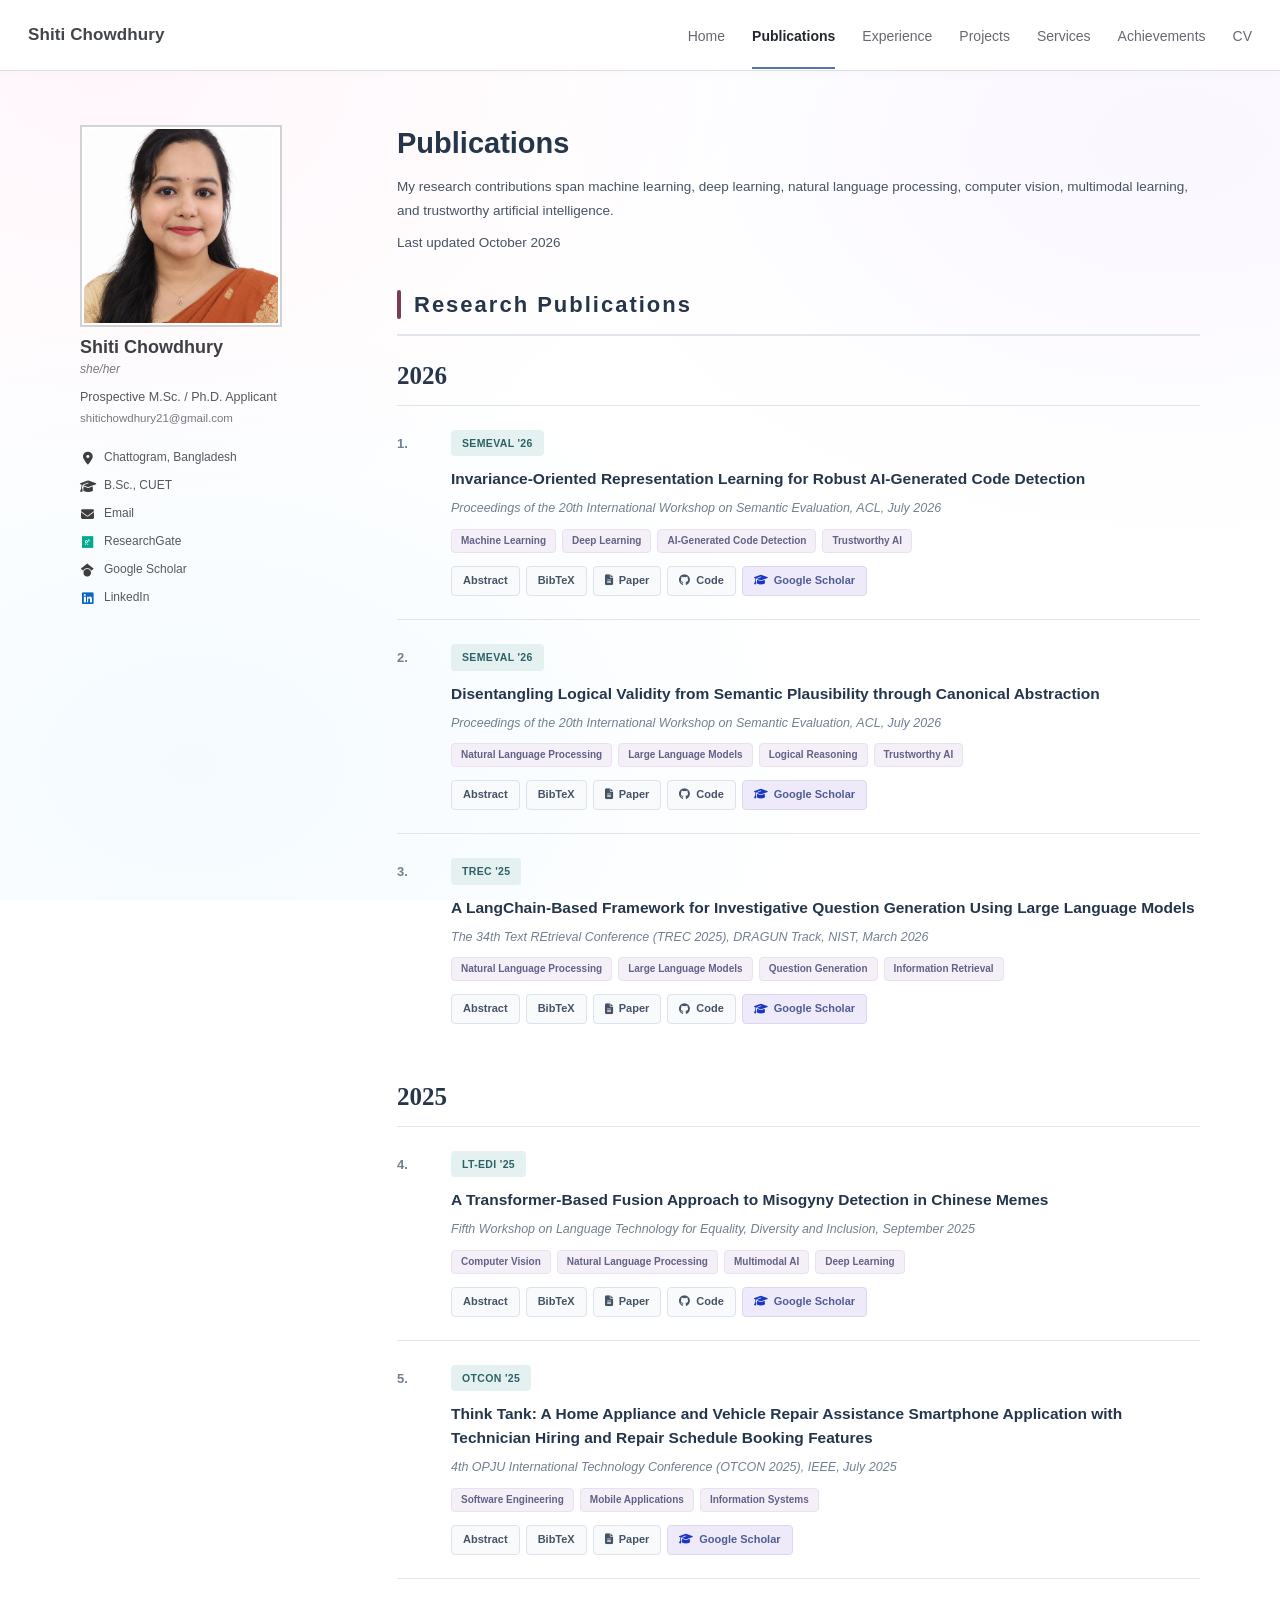
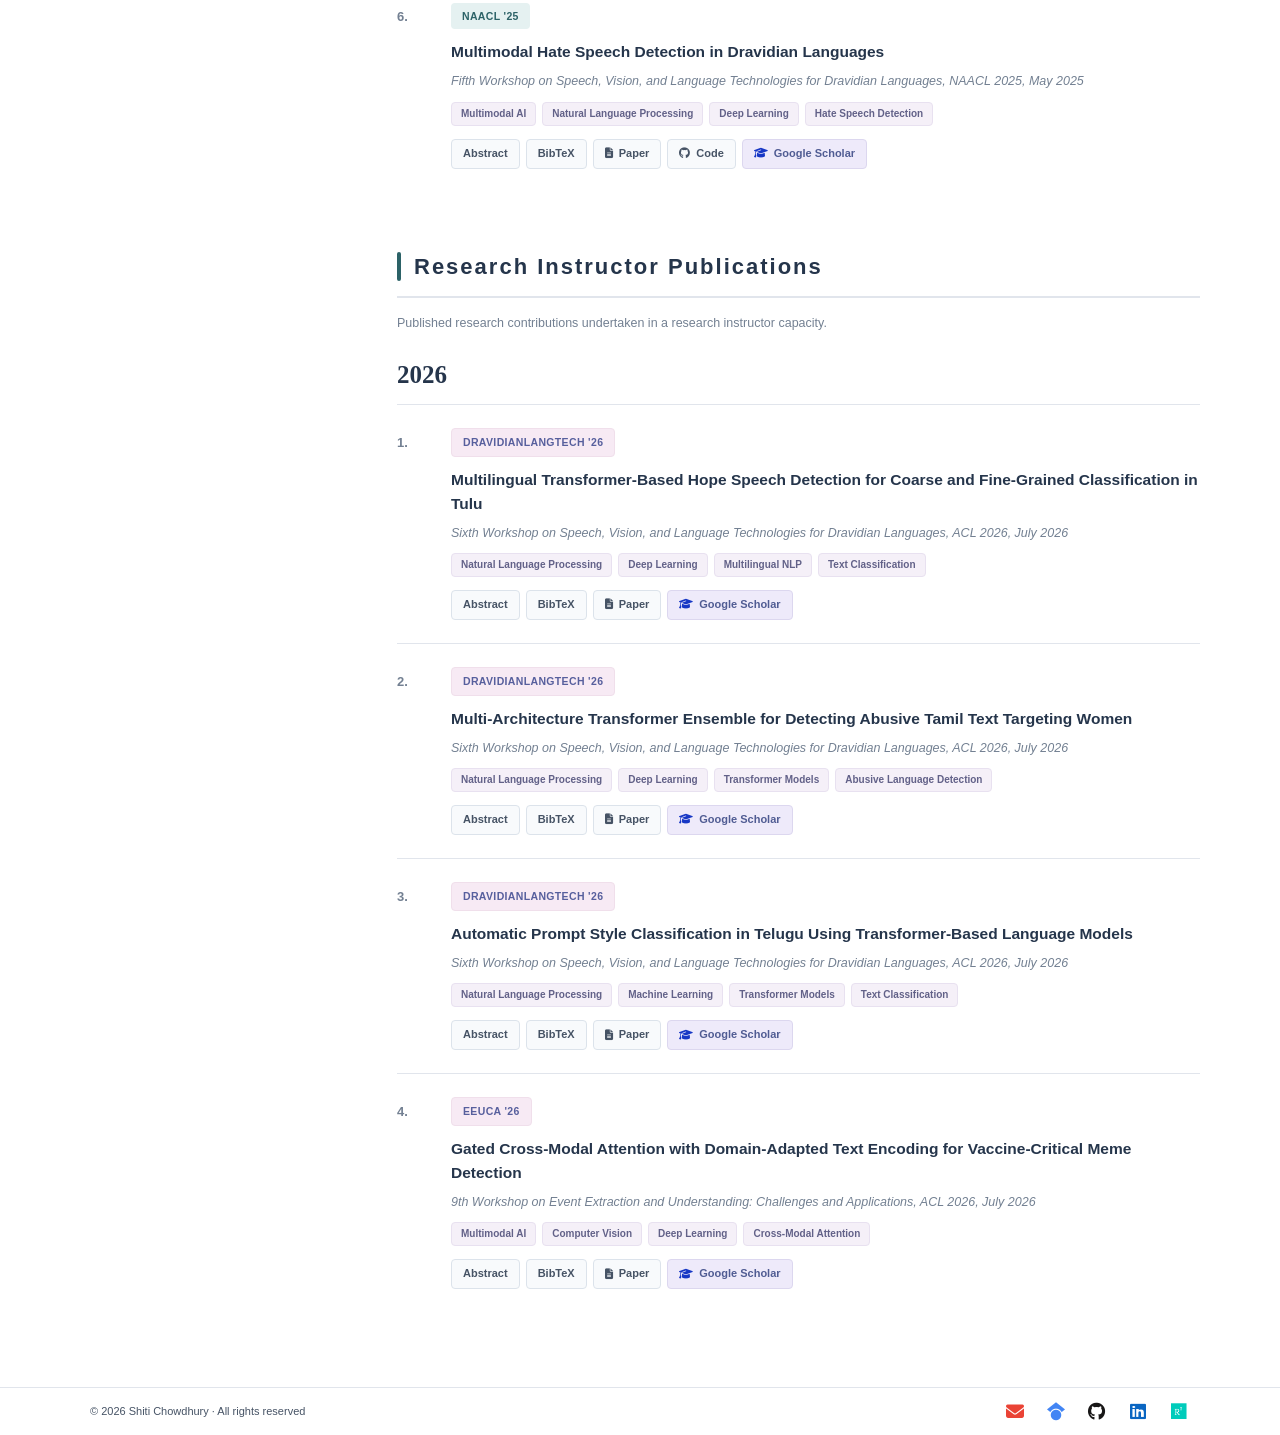
<file: publications.html>
<!DOCTYPE html>
<html lang="en">

<head>
    <meta charset="UTF-8">
    <meta name="viewport" content="width=device-width, initial-scale=1.0">

    <title>Publications | Shiti Chowdhury</title>

    <meta name="description"
        content="Research publications and research instructor contributions of Shiti Chowdhury.">

    <link rel="stylesheet" href="css/style.css">

    <link rel="stylesheet"
        href="https://cdnjs.cloudflare.com/ajax/libs/font-awesome/6.5.2/css/all.min.css">

    <style>
        /* =========================================
           PUBLICATIONS — PORTFOLIO COLOR PALETTE
        ========================================= */

        .publications-body {
            --pub-navy: #25354b;
            --pub-burgundy: #783d59;
            --pub-teal: #2c6267;
            --pub-blue: #5266a5;
            --pub-text: #465365;
            --pub-muted: #738092;
            --pub-border: #e1e5ec;
            --pub-lavender: #f5f0f8;
        }

        .publications-body .page-container {
            overflow: visible !important;
        }

        .publications-body .main-content.publications-page {
            min-width: 0;
            width: 100%;
        }

        /* =========================================
           PAGE INTRODUCTION
        ========================================= */

        .publications-page .publications-intro {
            margin: 0 0 34px !important;
            padding: 0 !important;
        }

        .publications-page .publications-intro h1 {
            margin: 0 0 12px !important;
            color: var(--pub-navy) !important;
            font-size: 29px !important;
            font-weight: 700 !important;
            line-height: 1.3 !important;
        }

        .publications-page .publications-intro p {
            margin: 0 0 8px !important;
            color: var(--pub-text) !important;
            font-size: 13.5px !important;
            line-height: 1.8 !important;
        }

        .publications-page .last-updated {
            margin-top: 11px !important;
            color: var(--pub-muted) !important;
            font-size: 11.5px !important;
        }

        /* =========================================
           PUBLICATION SECTIONS
        ========================================= */

        .publications-page .publications-section {
            display: block !important;
            margin: 0 0 55px !important;
            padding: 0 !important;
        }

        .publications-page .publication-section-title {
            display: flex !important;
            align-items: center !important;
            gap: 13px !important;
            margin: 0 0 24px !important;
            padding: 0 0 15px !important;
            border-bottom: 2px solid var(--pub-border) !important;
        }

        .publications-page .publication-section-title::before {
            content: "";
            width: 4px;
            height: 29px;
            flex: 0 0 4px;
            border-radius: 3px;
            background: var(--pub-burgundy);
        }

        .publications-page .publication-section-title h2 {
            margin: 0 !important;
            padding: 0 !important;
            border: none !important;
            background: transparent !important;
            color: var(--pub-navy) !important;
            font-family: inherit !important;
            font-size: 22px !important;
            font-weight: 750 !important;
            line-height: 1.35 !important;
        }

        .publications-page .instructor-section {
            margin-top: 60px !important;
        }

        .publications-page .instructor-section
        .publication-section-title::before {
            background: var(--pub-teal);
        }

        .publications-page .publication-section-description {
            margin: -9px 0 24px !important;
            color: var(--pub-muted) !important;
            font-size: 12.5px !important;
            line-height: 1.75 !important;
        }

        /* =========================================
           YEAR GROUPS
        ========================================= */

        .publications-page .publication-year-group {
            display: block !important;
            margin: 0 0 34px !important;
            padding: 0 !important;
        }

        .publications-page .publication-year-heading {
            display: block !important;
            margin: 0 !important;
            padding: 0 0 12px !important;
            color: var(--pub-navy) !important;
            font-family: Georgia, "Times New Roman", serif !important;
            font-size: 25px !important;
            font-weight: 700 !important;
            line-height: 1.3 !important;
            border: 0 !important;
            border-bottom: 1px solid var(--pub-border) !important;
            background: transparent !important;
        }

        .publications-page .publication-list {
            display: block !important;
            margin: 0 !important;
            padding: 0 !important;
        }

        /* =========================================
           PUBLICATION ITEMS
        ========================================= */

        .publications-page .publication-item {
            display: grid !important;
            grid-template-columns: 28px minmax(0, 1fr) !important;
            align-items: start !important;
            gap: 18px !important;
            width: 100% !important;
            height: auto !important;
            min-height: 0 !important;
            margin: 0 !important;
            padding: 23px 0 !important;
            background: transparent !important;
            border: 0 !important;
            border-bottom: 1px solid var(--pub-border) !important;
            border-radius: 0 !important;
            box-shadow: none !important;
            transform: none !important;
        }

        .publications-page .publication-item:hover {
            background: transparent !important;
            box-shadow: none !important;
            transform: none !important;
        }

        .publications-page .publication-number {
            display: block !important;
            padding-top: 5px !important;
            margin: 0 !important;
            color: var(--pub-muted) !important;
            font-size: 13px !important;
            font-weight: 700 !important;
        }

        .publications-page .publication-content {
            display: block !important;
            min-width: 0 !important;
            width: 100% !important;
            height: auto !important;
            padding: 0 !important;
            margin: 0 !important;
        }

        /* =========================================
           CONFERENCE BADGE
        ========================================= */

        .publications-page .publication-badge {
            display: inline-flex !important;
            align-items: center !important;
            width: auto !important;
            margin: 0 0 11px !important;
            padding: 6px 11px !important;
            color: var(--pub-teal) !important;
            background: #e5f1f1 !important;
            border: none !important;
            border-radius: 4px !important;
            font-size: 10.5px !important;
            font-weight: 750 !important;
            line-height: 1.4 !important;
            letter-spacing: 0.35px !important;
        }

        .publications-page
        .publication-item[data-section="instructor"]
        .publication-badge {
            color: var(--pub-burgundy) !important;
            background: #f6eaf1 !important;
        }

        /* =========================================
           TITLE AND VENUE
        ========================================= */

        .publications-page .publication-content h3 {
            display: block !important;
            margin: 0 0 8px !important;
            padding: 0 !important;
            color: var(--pub-navy) !important;
            font-family: inherit !important;
            font-size: 15.5px !important;
            font-weight: 700 !important;
            line-height: 1.55 !important;
            letter-spacing: 0 !important;
        }

        .publications-page .publication-venue {
            display: block !important;
            margin: 0 0 11px !important;
            padding: 0 !important;
            color: var(--pub-muted) !important;
            font-size: 12px !important;
            font-weight: 400 !important;
            font-style: italic !important;
            line-height: 1.7 !important;
        }

        /* =========================================
           RESEARCH AREA TAGS
        ========================================= */

        .publications-page .publication-areas {
            display: flex !important;
            align-items: center !important;
            flex-wrap: wrap !important;
            gap: 6px !important;
            margin: 0 0 13px !important;
            padding: 0 !important;
        }

        .publications-page .research-tag {
            display: inline-flex !important;
            align-items: center !important;
            margin: 0 !important;
            padding: 4px 9px !important;
            color: #626188 !important;
            background: var(--pub-lavender) !important;
            border: 1px solid #e8e1f0 !important;
            border-radius: 4px !important;
            font-size: 10px !important;
            font-weight: 550 !important;
            line-height: 1.4 !important;
        }

        /* =========================================
           PUBLICATION BUTTONS
        ========================================= */

        .publications-page .publication-links {
            display: flex !important;
            flex-direction: row !important;
            align-items: center !important;
            justify-content: flex-start !important;
            flex-wrap: wrap !important;
            gap: 7px !important;
            margin: 0 !important;
            padding: 0 !important;
        }

        .publications-page .publication-links .pub-btn {
            display: inline-flex !important;
            align-items: center !important;
            justify-content: center !important;
            gap: 6px !important;
            width: auto !important;
            min-height: 30px !important;
            height: auto !important;
            margin: 0 !important;
            padding: 6px 11px !important;
            color: var(--pub-text) !important;
            background: #f8fafc !important;
            border: 1px solid #dce3eb !important;
            border-radius: 4px !important;
            font-family: inherit !important;
            font-size: 11px !important;
            font-weight: 600 !important;
            line-height: 1.4 !important;
            text-decoration: none !important;
            white-space: nowrap !important;
            cursor: pointer;
            box-shadow: none !important;
        }

        .publications-page .publication-links .pub-btn:hover {
            color: var(--pub-burgundy) !important;
            background: #f8eff4 !important;
            border-color: #e4cbd8 !important;
        }

        .publications-page .publication-links .scholar-btn {
            color: #ffffff !important;
            background: var(--pub-blue) !important;
            border-color: var(--pub-blue) !important;
        }

        .publications-page .publication-links .scholar-btn:hover {
            color: #ffffff !important;
            background: #40538d !important;
            border-color: #40538d !important;
        }

        .publications-page .publication-links .pub-btn i {
            font-size: 11px !important;
        }

        /* =========================================
           ABSTRACT / BIBTEX MODAL
        ========================================= */

        .publication-modal {
            position: fixed;
            inset: 0;
            z-index: 99999;
            display: flex;
            align-items: center;
            justify-content: center;
            padding: 18px;
            background: rgba(24, 32, 51, 0.58);
            backdrop-filter: blur(3px);
        }

        .publication-modal[hidden] {
            display: none !important;
        }

        .publication-modal-dialog {
            width: 100%;
            max-width: 700px;
            max-height: 85vh;
            display: flex;
            flex-direction: column;
            overflow: hidden;
            background: #ffffff;
            border: 1px solid #e1e5ec;
            border-radius: 9px;
            box-shadow: 0 18px 60px rgba(0, 0, 0, 0.22);
        }

        .publication-modal-header {
            display: flex;
            justify-content: space-between;
            align-items: center;
            gap: 15px;
            padding: 20px 23px;
            border-bottom: 1px solid #e1e5ec;
        }

        .publication-modal-header h2 {
            margin: 0 !important;
            color: #25354b !important;
            font-size: 19px !important;
            font-weight: 700 !important;
        }

        .publication-modal-close {
            display: inline-flex;
            align-items: center;
            justify-content: center;
            width: 32px;
            height: 32px;
            color: #738092;
            background: transparent;
            border: none;
            cursor: pointer;
            font-size: 19px;
        }

        .publication-modal-close:hover {
            color: #783d59;
        }

        .publication-modal-body {
            min-height: 0;
            padding: 22px 23px;
            overflow: auto;
        }

        .publication-modal-body .abstract-paper-title {
            margin: 0 0 15px;
            color: #25354b;
            font-size: 15px;
            font-weight: 700;
            line-height: 1.65;
        }

        .publication-modal-body .abstract-text {
            margin: 0;
            color: #465365;
            font-size: 13.5px;
            line-height: 1.9;
            text-align: justify;
        }

        .publication-modal-body .modal-note {
            margin: 13px 0 0;
            color: #738092;
            font-size: 11.5px;
            line-height: 1.6;
        }

        .publication-modal-body pre {
            margin: 0;
            padding: 17px;
            background: #f5f6f9;
            border-radius: 5px;
            color: #263346;
            font-family: Consolas, "Courier New", monospace;
            font-size: 12px;
            line-height: 1.8;
            white-space: pre;
            overflow-x: auto;
        }

        .publication-modal-footer {
            display: flex;
            justify-content: flex-end;
            flex-wrap: wrap;
            gap: 9px;
            padding: 15px 23px 20px;
            border-top: 1px solid #e1e5ec;
        }

        .publication-modal-action {
            display: inline-flex;
            align-items: center;
            justify-content: center;
            gap: 7px;
            min-height: 35px;
            padding: 8px 13px;
            color: #783d59;
            background: #ffffff;
            border: 1px solid #d9b9cb;
            border-radius: 5px;
            font-family: inherit;
            font-size: 12px;
            font-weight: 600;
            text-decoration: none;
            cursor: pointer;
        }

        .publication-modal-action.primary {
            color: #ffffff;
            background: #783d59;
            border-color: #783d59;
        }

        .publication-modal-action:hover {
            opacity: 0.88;
        }

        /* =========================================
           FIXED SIDEBAR — DESKTOP
        ========================================= */

        @media (min-width: 901px) {

            .publications-body .page-container {
                overflow: visible !important;
                align-items: start !important;
            }

            .publications-body .profile-sidebar {
                position: fixed !important;
                top: 125px !important;
                left: max(80px, calc((100vw - 1604px) / 2)) !important;
                width: 252px !important;
                height: auto !important;
                max-height: calc(100vh - 140px) !important;
                overflow-x: hidden !important;
                overflow-y: auto !important;
                margin: 0 !important;
                z-index: 100 !important;
            }

            .publications-body .main-content {
                min-width: 0 !important;
            }
        }

        /* =========================================
           RESPONSIVE
        ========================================= */

        @media (max-width: 900px) {

            .publications-body .profile-sidebar {
                position: static !important;
                top: auto !important;
                left: auto !important;
                width: 100% !important;
                height: auto !important;
                max-height: none !important;
                overflow: visible !important;
            }
        }

        @media (max-width: 600px) {

            .publications-page .publication-section-title h2 {
                font-size: 19px !important;
            }

            .publications-page .publication-year-heading {
                font-size: 23px !important;
            }

            .publications-page .publication-item {
                grid-template-columns: 23px minmax(0, 1fr) !important;
                gap: 10px !important;
                padding: 19px 0 !important;
            }

            .publications-page .publication-content h3 {
                font-size: 14px !important;
            }

            .publications-page .publication-venue {
                font-size: 11.5px !important;
            }

            .publications-page .publication-links .pub-btn {
                font-size: 10px !important;
                padding: 5px 8px !important;
            }

            .publication-modal-header,
            .publication-modal-body,
            .publication-modal-footer {
                padding-left: 15px;
                padding-right: 15px;
            }
        }
    </style>
</head>

<body class="publications-body">

    <!-- =========================================
         NAVIGATION
    ========================================= -->

    <header class="top-header">
        <nav class="navbar">

            <a href="index.html" class="site-name">
                Shiti Chowdhury
            </a>

            <button
                class="menu-toggle"
                type="button"
                aria-label="Toggle navigation"
                aria-controls="nav-links"
                aria-expanded="false">
                <i class="fa-solid fa-bars"></i>
            </button>

            <div class="nav-links" id="nav-links">

                <a href="index.html">Home</a>

                <a href="publications.html"
                    class="active"
                    aria-current="page">
                    Publications
                </a>

                <a href="experience.html">Experience</a>
                <a href="projects.html">Projects</a>
                <a href="services.html">Services</a>
                <a href="awards.html">Achievements</a>

                <a
                    href="https://drive.google.com/file/d/1kw05QwyxLwFirVmzz2g6GJeNXBdNhBDl/view"
                    target="_blank"
                    rel="noopener noreferrer">
                    CV
                </a>

            </div>

        </nav>
    </header>

    <!-- =========================================
         MAIN PAGE
    ========================================= -->

    <main class="page-container">

        <!-- PROFILE SIDEBAR -->

        <aside class="profile-sidebar">

            <div class="profile-image-wrapper">
                <img
                    src="assets/images/photo.jpg"
                    alt="Shiti Chowdhury"
                    class="profile-image">
            </div>

            <h2 class="profile-name">Shiti Chowdhury</h2>

            <p class="pronouns">she/her</p>

            <p class="profile-role">
                Prospective M.Sc. / Ph.D. Applicant
            </p>

            <p class="profile-email">
                shitichowdhury21@gmail.com
            </p>

            <div class="profile-links">

                <div class="profile-link">
                    <i class="fa-solid fa-location-dot icon-location"></i>
                    <span>Chattogram, Bangladesh</span>
                </div>

                <div class="profile-link">
                    <i class="fa-solid fa-graduation-cap icon-university"></i>
                    <span>B.Sc., CUET</span>
                </div>

                <a class="profile-link"
                    href="mailto:shitichowdhury21@gmail.com">
                    <i class="fa-solid fa-envelope icon-email"></i>
                    <span>Email</span>
                </a>

                <a class="profile-link"
                    href="https://www.researchgate.net/profile/Shiti-Chowdhury"
                    target="_blank"
                    rel="noopener noreferrer">
                    <i class="fa-brands fa-researchgate icon-researchgate"></i>
                    <span>ResearchGate</span>
                </a>

                <a class="profile-link"
                    href="https://scholar.google.com/citations?user=ePL4eSoAAAAJ&amp;hl=en&amp;oi=ao"
                    target="_blank"
                    rel="noopener noreferrer">
                    <i class="fa-brands fa-google-scholar icon-scholar"></i>
                    <span>Google Scholar</span>
                </a>

                <a class="profile-link"
                    href="https://www.linkedin.com/in/shiti-chowdhury/"
                    target="_blank"
                    rel="noopener noreferrer">
                    <i class="fa-brands fa-linkedin icon-linkedin"></i>
                    <span>LinkedIn</span>
                </a>

            </div>

        </aside>

        <!-- RIGHT CONTENT -->

        <div class="main-content publications-page">

            <section class="publications-intro">

                <h1>Publications</h1>

                <p>
                    My research contributions span machine learning,
                    deep learning, natural language processing,
                    computer vision, multimodal learning,
                    and trustworthy artificial intelligence.
                </p>

                <p class="last-updated">
                    Last updated October 2026
                </p>

            </section>

            <!-- RESEARCH PUBLICATIONS -->

            <section class="publications-section">

                <div class="publication-section-title">
                    <h2>Research Publications</h2>
                </div>

                <div id="research-publications"></div>

            </section>

            <!-- RESEARCH INSTRUCTOR PUBLICATIONS -->

            <section class="publications-section instructor-section">

                <div class="publication-section-title">
                    <h2>Research Instructor Publications</h2>
                </div>

                <p class="publication-section-description">
                    Published research contributions undertaken
                    in a research instructor capacity.
                </p>

                <div id="instructor-publications"></div>

            </section>

        </div>

    </main>

    <!-- =========================================
         FOOTER
    ========================================= -->

    <footer class="site-footer">

        <div class="footer-container">

            <p class="footer-copyright">
                &copy; 2026 Shiti Chowdhury · All rights reserved
            </p>

            <div class="footer-social-links">

                <a href="mailto:shitichowdhury21@gmail.com"
                    class="footer-social footer-email"
                    aria-label="Email">
                    <i class="fa-solid fa-envelope"></i>
                </a>

                <a
                    href="https://scholar.google.com/citations?user=ePL4eSoAAAAJ&amp;hl=en&amp;oi=ao"
                    class="footer-social footer-scholar"
                    target="_blank"
                    rel="noopener noreferrer"
                    aria-label="Google Scholar">
                    <i class="fa-brands fa-google-scholar"></i>
                </a>

                <a
                    href="https://github.com/SHITICHY21"
                    class="footer-social footer-github"
                    target="_blank"
                    rel="noopener noreferrer"
                    aria-label="GitHub">
                    <i class="fa-brands fa-github"></i>
                </a>

                <a
                    href="https://www.linkedin.com/in/shiti-chowdhury/"
                    class="footer-social footer-linkedin"
                    target="_blank"
                    rel="noopener noreferrer"
                    aria-label="LinkedIn">
                    <i class="fa-brands fa-linkedin"></i>
                </a>

                <a
                    href="https://www.researchgate.net/profile/Shiti-Chowdhury"
                    class="footer-social footer-researchgate"
                    target="_blank"
                    rel="noopener noreferrer"
                    aria-label="ResearchGate">
                    <i class="fa-brands fa-researchgate"></i>
                </a>

            </div>

        </div>

    </footer>

    <!-- =========================================
         ABSTRACT / BIBTEX MODAL
    ========================================= -->

    <div class="publication-modal" id="publication-modal" hidden>

        <div
            class="publication-modal-dialog"
            role="dialog"
            aria-modal="true"
            aria-labelledby="publication-modal-title">

            <div class="publication-modal-header">

                <h2 id="publication-modal-title">Abstract</h2>

                <button
                    type="button"
                    class="publication-modal-close"
                    id="publication-modal-close"
                    aria-label="Close dialog">
                    <i class="fa-solid fa-xmark"></i>
                </button>

            </div>

            <div
                class="publication-modal-body"
                id="publication-modal-body">
            </div>

            <div
                class="publication-modal-footer"
                id="publication-modal-footer">
            </div>

        </div>

    </div>

    <!-- EXISTING PORTFOLIO SCRIPT -->

    <script src="js/script.js"></script>

    <!-- =========================================
         PUBLICATIONS DATA AND FUNCTIONALITY
    ========================================= -->

    <script>

        /*
         * Display titles are shortened for the portfolio.
         * BibTeX titles preserve the official paper titles
         * when the complete title is available.
         */

        const researchPapers = [

            /* =====================================
               2026 — PAPER 1
            ===================================== */

            {
                id: "semeval-code-2026",
                year: 2026,
                badge: "SEMEVAL '26",

                title:
                    "Invariance-Oriented Representation Learning for Robust AI-Generated Code Detection",

                citationTitle:
                    "CUETLuminaries0227 at SemEval-2026 Task 13: Invariance-Oriented Representation Learning for Robust AI-Generated Code Detection",

                authors: [
                    "Shiti Chowdhury",
                    "Adnan Faisal"
                ],

                venue:
                    "Proceedings of the 20th International Workshop on Semantic Evaluation, ACL, July 2026",

                booktitle:
                    "Proceedings of the 20th International Workshop on Semantic Evaluation (SemEval-2026)",

                month: "July",

                areas: [
                    "Machine Learning",
                    "Deep Learning",
                    "AI-Generated Code Detection",
                    "Trustworthy AI"
                ],

                paper:
                    "https://aclanthology.org/2026.semeval-1.81/",

                code:
                    "https://github.com/SHITICHY21/OOD-AI-Code-Detection-SemEval2026",

                publisher:
                    "Association for Computational Linguistics",

                pages: "567--572",

                doi: "10.18653/v1/2026.semeval-1.81",

                bibkey: "chowdhury-faisal-2026-invariance",

                abstract:
                    "Large language models increasingly generate high-quality source code, making reliable detection of machine-generated code essential for maintaining authorship integrity and software accountability. However, detection systems often degrade under distribution shift, particularly across programming languages and application domains. SemEval-2026 Task 13 Subtask A addresses this challenge through a structured OOD evaluation framework that assesses binary machine-generated code detection across unseen languages and application domains. To mitigate this limitation,we propose a robustness-oriented framework that enhances feature-fused UniXcoder representations with supervised contrastive learning, adversarial language-invariant training and uncertainty-aware filtering to promote stable and shift-resilient representations. Our proposed system achieves a macro-F1 of 0.5411 on the official test set and maintains stable performance under severe language–domain shift. Our results demonstrate that domain-level semantic variation is the primary source of degradation under distribution shift, reinforcing the importance of invariance-oriented representations for stable OOD performance"
            },

            /* =====================================
               2026 — PAPER 2
            ===================================== */

            {
                id: "semeval-reasoning-2026",
                year: 2026,
                badge: "SEMEVAL '26",

                title:
                    "Disentangling Logical Validity from Semantic Plausibility through Canonical Abstraction",

                citationTitle:
                    "CUETLuminaries at SemEval-2026 Task 11: Disentangling Logical Validity from Semantic Plausibility through Canonical Abstraction",

                authors: [
                    "Adnan Faisal",
                    "Shiti Chowdhury"
                ],

                venue:
                    "Proceedings of the 20th International Workshop on Semantic Evaluation, ACL, July 2026",

                booktitle:
                    "Proceedings of the 20th International Workshop on Semantic Evaluation (SemEval-2026)",

                month: "July",

                areas: [
                    "Natural Language Processing",
                    "Large Language Models",
                    "Logical Reasoning",
                    "Trustworthy AI"
                ],

                paper:
                    "https://aclanthology.org/2026.semeval-1.70/",

                code:
                    "https://github.com/AJFaisal002/Structure-Aware-Syllogistic-Reasoning",

                publisher:
                    "Association for Computational Linguistics",

                pages: "490--496",

                doi: "10.18653/v1/2026.semeval-1.70",

                bibkey: "faisal-chowdhury-2026-disentangling",

                abstract:
                    "Determining whether large language models (LLMs) perform genuine formal reasoning or rely on semantic heuristics is a key challenge in NLP. Syllogistic reasoning constitutes a theoretically principled evaluation paradigm where validity is fully determined by quantifier structure, allowing systematic analysis of structural inference disentangled from semantic plausibility.SemEval-2026 Task-11, Subtask-1: Disentangling Content and Formal Reasoning in Language Models, establishes a multilingual benchmark designed to rigorously isolate formal logical validity from semantic plausibility effects. The subtask evaluates English syllogistic reasoning under a binary classification setting using Overall Accuracy (ACC) and Total Content Effect (TCE), where lower TCE indicates stronger resistance to content-induced bias.Our proposed approach combines cross-validation, structured aggregation and bias-aware evaluation to optimize the robustness–performance trade-off. It achieves 93.19% accuracy with a TCE of 3.13, yielding a strong combined score of 38.56 under the official evaluation metric. Condition-wise and multi-run analysis confirms that robustness-focused optimization curbs content-driven errors, reinforcing the necessity of bias-aware training for formal inference"
            },

            /* =====================================
               2026 — PAPER 3: TREC DRAGUN
            ===================================== */

            {
                id: "trec-2026",
                year: 2026,
                badge: "TREC '25",

                title:
                    "A LangChain-Based Framework for Investigative Question Generation Using Large Language Models",

                citationTitle:
                    "A LangChain-Based Framework for Investigative Question Generation Using Large Language Models",

                // Complete author list was not supplied.
                authors: [],

                venue:
                    "The 34th Text REtrieval Conference (TREC 2025), DRAGUN Track, NIST, March 2026",

                booktitle:
                    "Proceedings of the Thirty-Fourth Text REtrieval Conference (TREC 2025)",

                month: "March",

                areas: [
                    "Natural Language Processing",
                    "Large Language Models",
                    "Question Generation",
                    "Information Retrieval"
                ],

                paper:
                    "https://trec.nist.gov/pubs/trec34/papers/CUET.dragun.pdf",

                code:
                    "https://github.com/AJFaisal002/Investigative-Question-Generation-IQG",

                publisher:
                    "National Institute of Standards and Technology",

                bibkey: "cuet-2025-dragun",

                abstract:
                    "The increasing prevalence of online misinformation has amplified the demand for automated approaches that assist readers in assessing the credibility of news articles. The TREC 2025 DRAGUN (Detection, Retrieval and Augmented Generation for Understanding News) Track addresses this need through its Question Generation task, which requires systems to formulate ranked investigative questions that support reader-oriented credibility assessment. This study presents a LangChain-based pipeline for generating focused and investigative questions from news articles in the MS MARCO V2.1 segmented corpus. The proposed framework combines structured prompt design, controlled decoding and semantic reranking to improve question relevance, coherence and interpretability. We have evaluated several experimental configurations covering Qwen-based, Mistral-based and reasoning-oriented large language models using the rectified DRAGUN evaluation protocol, where compound questions are removed prior to scoring. Our experimental results indicate that reasoning-aligned models exhibit stronger and more consistent performance under strict evaluation constraints, with the CUET-QwQ-32B configuration achieving the highest average score among our submissions. At the same time, Qwen-14B variants demonstrate stable and competitive performance across diverse topics, showing substantial agreement with assessor-defined evaluation rubrics. Overall, our findings demonstrate that a structured and modular question-generation pipeline can effectively translate large language model reasoning into practical support for reader-centric news trustworthiness assessment, while also providing insights for extending such systems toward multi-source report generation."
            },

            /* =====================================
               2025 — PAPER 4
            ===================================== */

            {
                id: "ltedi-2025",
                year: 2025,
                badge: "LT-EDI '25",

                title:
                    "A Transformer-Based Fusion Approach to Misogyny Detection in Chinese Memes",

                citationTitle:
                    "Team_Luminaries_0227@LT-EDI-2025: A Transformer-Based Fusion Approach to Misogyny Detection in Chinese Memes",

                authors: [
                    "Adnan Faisal",
                    "Shiti Chowdhury",
                    "Momtazul Arefin Labib",
                    "Hasan Murad"
                ],

                venue:
                    "Fifth Workshop on Language Technology for Equality, Diversity and Inclusion, September 2025",

                booktitle:
                    "Proceedings of the 5th Conference on Language, Data and Knowledge: Fifth Workshop on Language Technology for Equality, Diversity, Inclusion",

                month: "September",

                areas: [
                    "Computer Vision",
                    "Natural Language Processing",
                    "Multimodal AI",
                    "Deep Learning"
                ],

                paper:
                    "https://aclanthology.org/2025.ltedi-1.20/",

                code:
                    "https://github.com/AJFaisal002/Mysogyny-Meme-Detection",

                publisher: "Unior Press",

                pages: "116--120",

                bibkey: "faisal-etal-2025-transformer",

                abstract:
                    "Memes, originally crafted for humor or cultural commentary, have evolved into powerful tools for spreading harmful content, particularly misogynistic ideologies. These memes sustain damaging gender stereotypes, further entrenching social inequality and encouraging toxic behavior across online platforms. While progress has been made in detecting harmful memes in English, identifying misogynistic content in Chinese remains challenging due to the language’s complexities and cultural subtleties. The multimodal nature of memes, combining text and images, adds to the detection difficulty. In the LT-EDI@LDK 2025 Shared Task on Misogyny Meme Detection, we have focused on analyzing both text and image elements to identify misogynistic content in Chinese memes. For text-based models, we have experimented with Chinese BERT, XLM-RoBERTa and DistilBERT, with Chinese BERT yielding the highest performance, achieving an F1 score of 0.86. In terms of image models, VGG16 outperformed ResNet and ViT, also achieving an F1 score of 0.85. Among all model combinations, the integration of Chinese BERT with VGG16 emerged as the most impactful, delivering superior performance, highlighting the benefit of a multimodal approach. By exploiting these two modalities, our model has effectively captured the subtle details present in memes, improving its ability to accurately detect misogynistic content. This approach has resulted in a macro F1 score of 0.90355, securing 3rd rank in the task."
            },

            /* =====================================
               2025 — PAPER 5
            ===================================== */

            {
                id: "otcon-2025",
                year: 2025,
                badge: "OTCON '25",

                title:
                    "Think Tank: A Home Appliance and Vehicle Repair Assistance Smartphone Application with Technician Hiring and Repair Schedule Booking Features",

                citationTitle:
                    "Think Tank: A Home Appliance and Vehicle Repair Assistance Smartphone Application With Technician Hiring and Repair Schedule Booking Features",

                authors: [
                    "Mahfuzulhoq Chowdhury",
                    "Adnan Faisal",
                    "Shiti Chowdhury"
                ],

                venue:
                    "4th OPJU International Technology Conference (OTCON 2025), IEEE, July 2025",

                booktitle:
                    "2025 4th OPJU International Technology Conference (OTCON)",

                month: "July",

                areas: [
                    "Software Engineering",
                    "Mobile Applications",
                    "Information Systems"
                ],

                paper:
                    "https://doi.org/10.1109/OTCON65728.2025.11070814",

                code: null,

                publisher: "IEEE",

                doi:
                    "10.1109/OTCON65728.2025.11070814",

                bibkey: "chowdhury2025thinktank",

                abstract:
                    "Repairing and maintaining cars and home appliances is crucial since they extend their lives, improve their efficiency, and offer commercial opportunities. In earlier literature works, no automated online assistance system was available to consumers that offered repair shop search, repair schedule booking, and repair company fraud prediction features. There was no online repair assistance application with features for hiring repair technicians, job research, pickup delivery, work order checking, crime reporting, and repair work reminders in previous works. To overcome these restrictions, this article offers a smartphone application for home appliance and car owners that includes features like search for repair shops, scheduling of repairs, hiring technicians, detecting fraud in repair companies, reporting crimes, purchasing repair items, and work remainder. The app’s niftiness and relevancy evaluation results showed that, more than 60% of consumers dispatched highly commendable remarks on the suggested mobile application."
            },

            /* =====================================
               2025 — PAPER 6
            ===================================== */

            {
                id: "naacl-2025",
                year: 2025,
                badge: "NAACL '25",

                title:
                    "Multimodal Hate Speech Detection in Dravidian Languages",

                citationTitle:
                    "Team ML_Forge@DravidianLangTech 2025: Multimodal Hate Speech Detection in Dravidian Languages",

                authors: [
                    "Adnan Faisal",
                    "Shiti Chowdhury",
                    "Sajib Bhattacharjee",
                    "Udoy Das",
                    "Samia Rahman",
                    "Momtazul Arefin Labib",
                    "Hasan Murad"
                ],

                venue:
                    "Fifth Workshop on Speech, Vision, and Language Technologies for Dravidian Languages, NAACL 2025, May 2025",

                booktitle:
                    "Proceedings of the Fifth Workshop on Speech, Vision, and Language Technologies for Dravidian Languages",

                month: "May",

                areas: [
                    "Multimodal AI",
                    "Natural Language Processing",
                    "Deep Learning",
                    "Hate Speech Detection"
                ],

                paper:
                    "https://aclanthology.org/2025.dravidianlangtech-1.68/",

                code:
                    "https://github.com/SHITICHY21/Multimodal-Hate-Speech-Detection",

                publisher:
                    "Association for Computational Linguistics",

                pages: "381--386",

                doi:
                    "10.18653/v1/2025.dravidianlangtech-1.68",

                bibkey: "faisal-etal-2025-multimodal",

                abstract:
                    "Ensuring a safe and inclusive online environment requires effective hate speech detection on social media. While detection systems have significantly advanced for English, many regional languages, including Malayalam, Tamil and Telugu, remain underrepresented, creating challenges in identifying harmful content accurately. These languages present unique challenges due to their complex grammar, diverse dialects, and frequent code-mixing with English. The rise of multimodal content, including text and audio, adds further complexity to detection tasks. The shared task “Multimodal Hate Speech Detection in Dravidian Languages: DravidianLangTech@NAACL 2025” has aimed to address these challenges. A Youtube-sourced dataset has been provided, labeled into five categories: Gender (G), Political (P), Religious (R), Personal Defamation (C) and Non-Hate (NH). In our approach, we have used mBERT, T5 for text and Wav2Vec2 and Whisper for audio. T5 has performed poorly compared to mBERT, which has achieved the highest F1 scores on the test dataset. For audio, Wav2Vec2 has been chosen over Whisper because it processes raw audio effectively using self-supervised learning. In the hate speech detection task, we have achieved a macro F1 score of 0.2005 for Malayalam, ranking 15th in this task, 0.1356 for Tamil and 0.1465 for Telugu, with both ranking 16th in this task."
            }

        ];

        /* =========================================
           RESEARCH INSTRUCTOR — FOUR PAPERS
           OFFICIAL ACL ANTHOLOGY METADATA
        ========================================= */

        const instructorPapers = [

            /* =====================================
               INSTRUCTOR PAPER 1 — TULU
            ===================================== */

            {
                id: "tulu-2026",
                year: 2026,
                badge: "DRAVIDIANLANGTECH '26",

                title:
                    "Multilingual Transformer-Based Hope Speech Detection for Coarse and Fine-Grained Classification in Tulu",

                citationTitle:
                    "CUET_SYNTHETICA@DravidianLangTech 2026: Multilingual Transformer Based Hope Speech Detection for Coarse and Fine-Grained Classification in Tulu",

                authors: [
                    "Sumaiya Zaman",
                    "Miftahul Jannat Rishta",
                    "Shiti Chowdhury",
                    "Hasan Murad"
                ],

                venue:
                    "Sixth Workshop on Speech, Vision, and Language Technologies for Dravidian Languages, ACL 2026, July 2026",

                booktitle:
                    "Proceedings of the Sixth Workshop on Speech, Vision, and Language Technologies for Dravidian Languages",

                month: "July",

                areas: [
                    "Natural Language Processing",
                    "Deep Learning",
                    "Multilingual NLP",
                    "Text Classification"
                ],

                paper:
                    "https://aclanthology.org/2026.dravidianlangtech-1.30/",

                code: null,

                publisher:
                    "Association for Computational Linguistics",

                address:
                    "Underline (Virtual)",

                pages: "217--221",

                doi:
                    "10.18653/v1/2026.dravidianlangtech-1.30",

                bibkey:
                    "zaman-etal-2026-multilingual",

                abstract:
                    "Hope speech has played a vital role in online communities, yet most NLP work has focused on English and a few high-resource languages, leaving code-mixed varieties like Tulu largely unexplored. In the Shared Task on Hope Speech Detection in Code-Mixed Tulu at DravidianLangTech@ACL 2026, we have tackled two subtasks: (i) coarse-grained classification into Encouraging, Discouraging, Uninvolved and Blended categories (Task 1) and (ii) fine-grained classification into Optimistic, Realistic, Inspiring, Fading and Hopelessness (Task 2). We have fine-tuned three multilingual transformer encoders XLM-RoBERTa-base, MuRIL and mBERT on the official training splits. In Task 1, a three-way soft-voting ensemble of all three models has yielded the best performance with a macro F1 of 0.58, securing 1st place. In Task 2, XLM-RoBERTa-base alone has outperformed both MuRIL and mBERT, achieving a macro F1 of 0.42 and also securing 1st place."
            },

            /* =====================================
               INSTRUCTOR PAPER 2 — TAMIL
            ===================================== */

            {
                id: "tamil-2026",
                year: 2026,
                badge: "DRAVIDIANLANGTECH '26",

                title:
                    "Multi-Architecture Transformer Ensemble for Detecting Abusive Tamil Text Targeting Women",

                citationTitle:
                    "CUET_SYNTHETICA@DravidianLangTech 2026: Multi Architecture Transformer Ensemble for Detecting Abusive Tamil Text Targeting Women",

                authors: [
                    "Miftahul Jannat Rishta",
                    "Sumaiya Zaman",
                    "Shiti Chowdhury",
                    "Hasan Murad"
                ],

                venue:
                    "Sixth Workshop on Speech, Vision, and Language Technologies for Dravidian Languages, ACL 2026, July 2026",

                booktitle:
                    "Proceedings of the Sixth Workshop on Speech, Vision, and Language Technologies for Dravidian Languages",

                month: "July",

                areas: [
                    "Natural Language Processing",
                    "Deep Learning",
                    "Transformer Models",
                    "Abusive Language Detection"
                ],

                paper:
                    "https://aclanthology.org/2026.dravidianlangtech-1.29/",

                code: null,

                publisher:
                    "Association for Computational Linguistics",

                address:
                    "Underline (Virtual)",

                pages: "212--216",

                doi:
                    "10.18653/v1/2026.dravidianlangtech-1.29",

                bibkey:
                    "rishta-etal-2026-multi",

                abstract:
                    "Abusive language targeting women has been a serious problem on Tamil social media and building systems to detect it automatically is harder than it looks. Tamil is morphologically complex, people have written it mixed with English in ways no dictionary has accounted for and a lot of the hostility has been indirect enough that has slipped past models trained on surface patterns. In the Shared Task on Abusive Tamil Text Targeting Women on Social Media DravidianLangTech@ACL 2026, we have worked on classifying Tamil YouTube comments as Abusive or Non-Abusive. We have trained three transformer models four times each with different learning rates, giving us 12 models total. Their predicted probabilities have been averaged to make the final decision. The 12-model ensemble has achieved a macro F1 of 0.8086, outperforming all individual models and securing 4th place in the shared task. Combining Tamil-specialized and multilingual transformer models has outperformed any single-architecture approach."
            },

            /* =====================================
               INSTRUCTOR PAPER 3 — TELUGU
            ===================================== */

            {
                id: "telugu-2026",
                year: 2026,
                badge: "DRAVIDIANLANGTECH '26",

                title:
                    "Automatic Prompt Style Classification in Telugu Using Transformer-Based Language Models",

                citationTitle:
                    "ERROR_500@DravidianLangTech2026: Automatic Prompt Style Classification in Telugu Using Transformer-Based Language Models",

                authors: [
                    "Mahashweta Manjari Barua",
                    "Tasnia Khanam",
                    "Nuzha Saifa Rahmat",
                    "Shiti Chowdhury",
                    "Hasan Murad"
                ],

                venue:
                    "Sixth Workshop on Speech, Vision, and Language Technologies for Dravidian Languages, ACL 2026, July 2026",

                booktitle:
                    "Proceedings of the Sixth Workshop on Speech, Vision, and Language Technologies for Dravidian Languages",

                month: "July",

                areas: [
                    "Natural Language Processing",
                    "Machine Learning",
                    "Transformer Models",
                    "Text Classification"
                ],

                paper:
                    "https://aclanthology.org/2026.dravidianlangtech-1.37/",

                code: null,

                publisher:
                    "Association for Computational Linguistics",

                address:
                    "Underline (Virtual)",

                pages: "253--257",

                doi:
                    "10.18653/v1/2026.dravidianlangtech-1.37",

                bibkey:
                    "barua-etal-2026-automatic",

                abstract:
                    "Recovering writing style prompts in low resource languages has been daunting due to diverse morphology, culturally cognizant language patterns and deficient annotated resources. As previous works have predominantly focused on binary sentiment or single attribute transfer, extensive multi-class style classification in under-resourced languages like Telegu has been vastly underexplored. In this study, we have addressed this chasm through the Telugu Prompt-Style Recovery Shared Task at DravidianLangTech@ACL 2026 (Premjith et al., 2026), framing prompt reconstruction as a nine-class classification problem with Formal, Informal, Optimistic, Pessimistic, Humorous, Serious, Inspiring, Authoritative and Persuasive as prompt styles. We have evaluated three input configurations—Change Style, Original Transcripts and Merged input style—while training three transformer based models-MuRIL, XLM-RoBERTa and IndicBERT v2 under identical conditions. Our most promising model, IndicBERT v2 with partial layer freezing and weighted cross-entropy loss, has obtained a macro-F1 of 0.2987 and accuracy of 0.299. The Change Style configuration has significantly outperformed Original and Merged inputs, indicating that explicit style changes have made tonal and meaning cues more distinctive. These results have showcased the importance of language-specific pretraining and careful input design for style-sensitive NLP in low-resource settings, ultimately securing 1st rank on the shared task."
            },

            /* =====================================
               INSTRUCTOR PAPER 4 — EEUCA
            ===================================== */

            {
                id: "eeuca-2026",
                year: 2026,
                badge: "EEUCA '26",

                title:
                    "Gated Cross-Modal Attention with Domain-Adapted Text Encoding for Vaccine-Critical Meme Detection",

                citationTitle:
                    "CUET_SYNTHETICA@EEUCA 2026: Gated Cross-Modal Attention with Domain-Adapted Text Encoding for Vaccine-Critical Meme Detection",

                authors: [
                    "Sumaiya Zaman",
                    "Miftahul Jannat Rishta",
                    "Shiti Chowdhury"
                ],

                venue:
                    "9th Workshop on Event Extraction and Understanding: Challenges and Applications, ACL 2026, July 2026",

                booktitle:
                    "Proceedings of the 9th Workshop on Event Extraction and Understanding: Challenges and Applications (EEUCA 2026)",

                month: "July",

                areas: [
                    "Multimodal AI",
                    "Computer Vision",
                    "Deep Learning",
                    "Cross-Modal Attention"
                ],

                paper:
                    "https://aclanthology.org/2026.eeuca-1.14/",

                code: null,

                publisher:
                    "Association for Computational Linguistics",

                address:
                    "San Diego, California, USA",

                pages: "133--140",

                doi:
                    "10.18653/v1/2026.eeuca-1.14",

                bibkey:
                    "zaman-etal-2026-gated",

                abstract:
                    "Vaccine-critical memes have emerged as a growing challenge for public health communication, combining images and text to spread misinformation in ways that are difficult to detect automatically. In this paper, we have described our system for the EEUCA 2026 Shared Task on Multimodal Vaccine-Critical Meme Detection, classifying memes from the VaxMeme dataset into Vaccine-Critical, Neutral and Pro-Vaccine categories. We have experimented with multiple text encoders and visual backbones, finding that Twitter-RoBERTa fused with CLIP ViT-L/14 through gated cross-modal attention has achieved a test macro F1 of 0.8357. We have further shown that domain-specific pretraining has outperformed larger general-purpose models, highlighting the importance of domain adaptation over raw model scale. Finally, our system has secured the 3rd position on the shared task leaderboard."
            }

        ];

        /* =========================================
           SAFE HTML HELPER
        ========================================= */

        function escapeHTML(value) {
            return String(value ?? "")
                .replace(/&/g, "&amp;")
                .replace(/</g, "&lt;")
                .replace(/>/g, "&gt;")
                .replace(/"/g, "&quot;")
                .replace(/'/g, "&#39;");
        }

        function scholarLink(title) {
            return "https://scholar.google.com/scholar?q="
                + encodeURIComponent(title);
        }

        /* =========================================
           RENDER PUBLICATION
        ========================================= */

        function renderPublication(paper, number, section) {

            const areasHTML = paper.areas.map(area => `
                <span class="research-tag">
                    ${escapeHTML(area)}
                </span>
            `).join("");

            const codeHTML = paper.code ? `
                <a
                    class="pub-btn code-btn"
                    href="${escapeHTML(paper.code)}"
                    target="_blank"
                    rel="noopener noreferrer">
                    <i class="fa-brands fa-github"></i>
                    Code
                </a>
            ` : "";

            return `
                <article
                    class="publication-item"
                    data-section="${escapeHTML(section)}">

                    <span class="publication-number">
                        ${number}.
                    </span>

                    <div class="publication-content">

                        <span class="publication-badge">
                            ${escapeHTML(paper.badge)}
                        </span>

                        <h3>
                            ${escapeHTML(paper.title)}
                        </h3>

                        <p class="publication-venue">
                            ${escapeHTML(paper.venue)}
                        </p>

                        <div class="publication-areas">
                            ${areasHTML}
                        </div>

                        <div class="publication-links">

                            <button
                                type="button"
                                class="pub-btn abstract-btn"
                                data-action="abstract"
                                data-id="${escapeHTML(paper.id)}">
                                Abstract
                            </button>

                            <button
                                type="button"
                                class="pub-btn bib-btn"
                                data-action="bib"
                                data-id="${escapeHTML(paper.id)}">
                                BibTeX
                            </button>

                            <a
                                class="pub-btn paper-btn"
                                href="${escapeHTML(paper.paper)}"
                                target="_blank"
                                rel="noopener noreferrer">

                                <i class="fa-solid fa-file-lines"></i>
                                Paper
                            </a>

                            ${codeHTML}

                            <a
                                class="pub-btn scholar-btn"
                                href="${escapeHTML(scholarLink(paper.citationTitle))}"
                                target="_blank"
                                rel="noopener noreferrer">

                                <i class="fa-solid fa-graduation-cap"></i>
                                Google Scholar
                            </a>

                        </div>

                    </div>

                </article>
            `;
        }

        /* =========================================
           RENDER RESEARCH PUBLICATIONS
        ========================================= */

        function renderResearchPublications() {

            const container = document.getElementById(
                "research-publications"
            );

            let html = "";
            let serial = 1;

            [2026, 2025].forEach(year => {

                const papers = researchPapers.filter(
                    paper => paper.year === year
                );

                if (!papers.length) return;

                html += `
                    <div class="publication-year-group">

                        <h2 class="publication-year-heading">
                            ${year}
                        </h2>

                        <div class="publication-list">
                `;

                papers.forEach(paper => {

                    html += renderPublication(
                        paper,
                        serial,
                        "research"
                    );

                    serial++;
                });

                html += `
                        </div>
                    </div>
                `;
            });

            container.innerHTML = html;
        }

        /* =========================================
           RENDER INSTRUCTOR PUBLICATIONS
        ========================================= */

        function renderInstructorPublications() {

            const container = document.getElementById(
                "instructor-publications"
            );

            let html = `
                <div class="publication-year-group">

                    <h2 class="publication-year-heading">
                        2026
                    </h2>

                    <div class="publication-list">
            `;

            instructorPapers.forEach((paper, index) => {

                html += renderPublication(
                    paper,
                    index + 1,
                    "instructor"
                );
            });

            html += `
                    </div>
                </div>
            `;

            container.innerHTML = html;
        }

        /* =========================================
           GENERATE BIBTEX
        ========================================= */

        function bibValue(value) {
            return String(value ?? "")
                .replace(/\\/g, "\\\\")
                .replace(/(?<!\\)[{}]/g, "");
        }

        function createBibTeX(paper) {

            const fields = [];

            const addField = (key, value) => {

                if (
                    value === undefined ||
                    value === null ||
                    value === ""
                ) {
                    return;
                }

                fields.push(
                    `  ${key} = {${bibValue(value)}}`
                );
            };

            addField(
                "title",
                paper.citationTitle
            );

            if (
                Array.isArray(paper.authors) &&
                paper.authors.length > 0
            ) {
                addField(
                    "author",
                    paper.authors.join(" and ")
                );
            }

            addField(
                "booktitle",
                paper.booktitle || paper.venue
            );

            addField(
                "year",
                paper.id === "trec-2026" ? 2025 : paper.year
            );

            addField(
                "month",
                paper.month
            );

            addField(
                "pages",
                paper.pages
            );

            addField(
                "publisher",
                paper.publisher
            );

            addField(
                "address",
                paper.address
            );

            addField(
                "doi",
                paper.doi
            );

            addField(
                "url",
                paper.paper
            );

            const key = paper.bibkey || paper.id;

            return (
                `@inproceedings{${key},\n` +
                fields.join(",\n") +
                "\n}"
            );
        }

        /* =========================================
           MODAL ELEMENTS
        ========================================= */

        const modal = document.getElementById(
            "publication-modal"
        );

        const modalTitle = document.getElementById(
            "publication-modal-title"
        );

        const modalBody = document.getElementById(
            "publication-modal-body"
        );

        const modalFooter = document.getElementById(
            "publication-modal-footer"
        );

        const modalClose = document.getElementById(
            "publication-modal-close"
        );

        let currentPaper = null;
        let currentBibTeX = "";
        let previousFocus = null;

        /* =========================================
           OPEN ABSTRACT OR BIBTEX
        ========================================= */

        function openModal(paper, action) {

            currentPaper = paper;
            previousFocus = document.activeElement;

            modalBody.innerHTML = "";
            modalFooter.innerHTML = "";

            if (action === "abstract") {

                modalTitle.textContent = "Abstract";

                const heading = document.createElement("h3");
                heading.className = "abstract-paper-title";
                heading.textContent = paper.title;

                const paragraph = document.createElement("p");
                paragraph.className = "abstract-text";
                paragraph.textContent =
                    paper.abstract || "Abstract unavailable.";

                modalBody.appendChild(heading);
                modalBody.appendChild(paragraph);

                const paperLink = document.createElement("a");

                paperLink.className =
                    "publication-modal-action primary";

                paperLink.href = paper.paper;
                paperLink.target = "_blank";
                paperLink.rel = "noopener noreferrer";

                paperLink.innerHTML =
                    '<i class="fa-solid fa-arrow-up-right-from-square"></i> View Paper';

                modalFooter.appendChild(paperLink);

            } else if (action === "bib") {

                modalTitle.textContent = "BibTeX Citation";

                currentBibTeX = createBibTeX(paper);

                const pre = document.createElement("pre");
                const code = document.createElement("code");

                code.textContent = currentBibTeX;

                pre.appendChild(code);
                modalBody.appendChild(pre);

                if (
                    !paper.authors ||
                    paper.authors.length === 0
                ) {

                    const note = document.createElement("p");
                    note.className = "modal-note";

                    note.textContent =
                        "The author field is omitted because the complete author list has not been provided.";

                    modalBody.appendChild(note);
                }

                const copyButton = document.createElement("button");

                copyButton.type = "button";
                copyButton.className = "publication-modal-action";

                copyButton.innerHTML =
                    '<i class="fa-regular fa-copy"></i> Copy BibTeX';

                copyButton.addEventListener(
                    "click",
                    copyBibTeX
                );

                const downloadButton =
                    document.createElement("button");

                downloadButton.type = "button";

                downloadButton.className =
                    "publication-modal-action primary";

                downloadButton.innerHTML =
                    '<i class="fa-solid fa-download"></i> Download .bib';

                downloadButton.addEventListener(
                    "click",
                    downloadBibTeX
                );

                modalFooter.appendChild(copyButton);
                modalFooter.appendChild(downloadButton);
            }

            modal.hidden = false;

            document.body.style.overflow = "hidden";

            modalClose.focus();
        }

        /* =========================================
           CLOSE MODAL
        ========================================= */

        function closeModal() {

            modal.hidden = true;

            document.body.style.overflow = "";

            currentPaper = null;

            if (
                previousFocus &&
                typeof previousFocus.focus === "function"
            ) {
                previousFocus.focus();
            }
        }

        /* =========================================
           COPY BIBTEX
        ========================================= */

        async function copyBibTeX() {

            if (!currentBibTeX) return;

            const button = modalFooter.querySelector(
                ".publication-modal-action"
            );

            try {

                if (
                    navigator.clipboard &&
                    window.isSecureContext
                ) {

                    await navigator.clipboard.writeText(
                        currentBibTeX
                    );

                } else {

                    const textarea =
                        document.createElement("textarea");

                    textarea.value = currentBibTeX;

                    textarea.style.position = "fixed";
                    textarea.style.opacity = "0";

                    document.body.appendChild(textarea);

                    textarea.focus();
                    textarea.select();

                    const copied = document.execCommand("copy");

                    textarea.remove();

                    if (!copied) {
                        throw new Error("Copy failed");
                    }
                }

                if (button) {
                    button.innerHTML =
                        '<i class="fa-solid fa-check"></i> Copied!';
                }

            } catch (error) {

                if (button) {
                    button.textContent = "Select text to copy";
                }

                const code = modalBody.querySelector("code");

                if (code) {

                    const range = document.createRange();

                    range.selectNodeContents(code);

                    const selection = window.getSelection();

                    selection.removeAllRanges();
                    selection.addRange(range);
                }
            }
        }

        /* =========================================
           DOWNLOAD BIBTEX
        ========================================= */

        function downloadBibTeX() {

            if (!currentPaper || !currentBibTeX) return;

            const blob = new Blob(
                [currentBibTeX],
                {
                    type: "application/x-bibtex;charset=utf-8"
                }
            );

            const url = URL.createObjectURL(blob);

            const link = document.createElement("a");

            link.href = url;
            link.download = currentPaper.id + ".bib";

            document.body.appendChild(link);

            link.click();
            link.remove();

            setTimeout(() => {
                URL.revokeObjectURL(url);
            }, 1000);
        }

        /* =========================================
           PUBLICATION BUTTON EVENTS
        ========================================= */

        const allPapers = [
            ...researchPapers,
            ...instructorPapers
        ];

        document.addEventListener(
            "click",
            function (event) {

                const button = event.target.closest(
                    "[data-action][data-id]"
                );

                if (!button) return;

                const paper = allPapers.find(
                    item => item.id === button.dataset.id
                );

                if (!paper) return;

                openModal(
                    paper,
                    button.dataset.action
                );
            }
        );

        /* =========================================
           CLOSE BUTTON AND OVERLAY
        ========================================= */

        modalClose.addEventListener(
            "click",
            closeModal
        );

        modal.addEventListener(
            "click",
            function (event) {

                if (event.target === modal) {
                    closeModal();
                }
            }
        );

        /* =========================================
           KEYBOARD ACCESSIBILITY
        ========================================= */

        document.addEventListener(
            "keydown",
            function (event) {

                if (modal.hidden) return;

                if (event.key === "Escape") {
                    closeModal();
                    return;
                }

                if (event.key !== "Tab") return;

                const focusable = Array.from(
                    modal.querySelectorAll(
                        'button:not([disabled]), a[href]'
                    )
                ).filter(
                    element =>
                        element.getClientRects().length > 0
                );

                if (!focusable.length) return;

                const first = focusable[0];
                const last = focusable[focusable.length - 1];

                if (
                    event.shiftKey &&
                    document.activeElement === first
                ) {

                    event.preventDefault();
                    last.focus();

                } else if (
                    !event.shiftKey &&
                    document.activeElement === last
                ) {

                    event.preventDefault();
                    first.focus();
                }
            }
        );

        /* =========================================
           INITIALIZE PUBLICATIONS
        ========================================= */

        renderResearchPublications();
        renderInstructorPublications();

    </script>

</body>
</html>
</file>
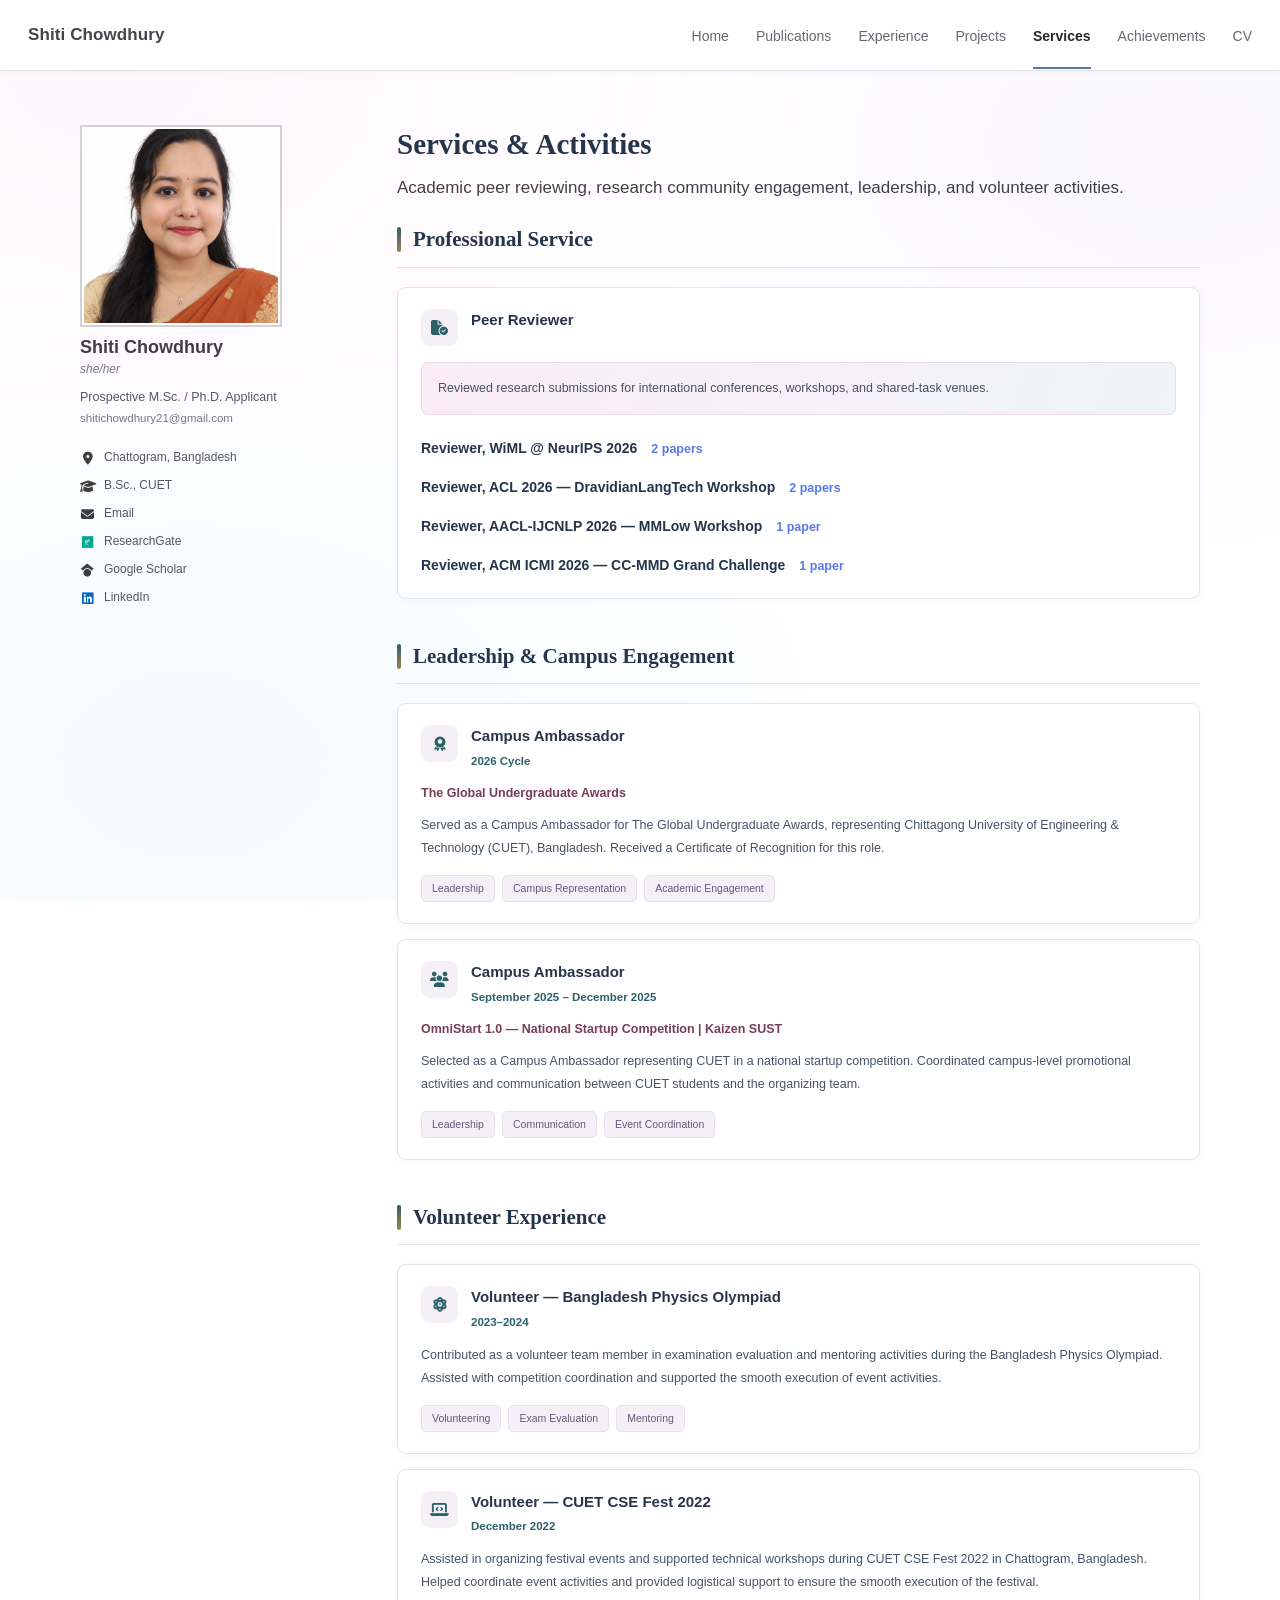
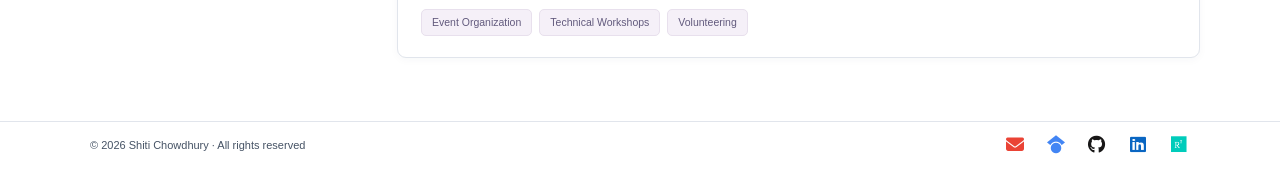
<file: services.html>
<!DOCTYPE html>
<html lang="en">

<head>
    <meta charset="UTF-8">
    <meta name="viewport" content="width=device-width, initial-scale=1.0">

    <title>Services & Activities | Shiti Chowdhury</title>

    <meta name="description"
          content="Professional service, peer reviewing, leadership and volunteer activities of Shiti Chowdhury.">

    <link rel="stylesheet" href="css/style.css">

    <link rel="stylesheet"
          href="https://cdnjs.cloudflare.com/ajax/libs/font-awesome/6.5.2/css/all.min.css">

    <style>
        /* ==========================================
           SHITI CHOWDHURY — ORIGINAL COLOR PALETTE
        ========================================== */

        .services-body {
            --navy: #25354b;
            --teal: #2c6267;
            --burgundy: #783d59;
            --gold: #a2804e;
            --body-text: #465365;
            --muted: #738092;
            --border-color: #e1e5ec;

            --soft-pink: #faedf5;
            --soft-lavender: #f5f0f8;
            --soft-blue: #eef4f8;
        }

        /* ==========================================
           PAGE LAYOUT AND STICKY SIDEBAR
        ========================================== */

        .services-body .page-container {
            overflow: visible !important;
        }

        .services-body .main-content.services-page {
            min-width: 0;
            width: 100%;
        }

        @media (min-width: 901px) {
            .services-body .profile-sidebar {
                position: sticky !important;
                top: 88px !important;
                align-self: flex-start !important;
                height: fit-content !important;
                max-height: calc(100vh - 105px) !important;
                overflow-y: auto !important;
                z-index: 5;
            }
        }

        /* ==========================================
           PAGE HEADER
        ========================================== */

        .services-page .services-page-title {
            margin: 0 0 10px !important;
            color: var(--navy) !important;
            font-family: Georgia, "Times New Roman", serif;
            font-size: 29px !important;
            font-weight: 700 !important;
            line-height: 1.35 !important;
        }

        .services-page .services-page-intro {
            margin: 0 0 35px !important;
            color: var(--body-text) !important;
            font-size: 13px !important;
            line-height: 1.85 !important;
        }

        /* ==========================================
           SECTION HEADINGS
        ========================================== */

        .services-page .services-section {
            margin-bottom: 43px;
        }

        .services-page .services-section-heading {
            display: flex;
            align-items: center;
            gap: 12px;
            margin: 0 0 19px !important;
            padding: 0 0 12px !important;
            border-bottom: 1px solid var(--border-color);
            color: var(--navy) !important;
            font-family: Georgia, "Times New Roman", serif;
            font-size: 21px !important;
            font-weight: 700 !important;
            line-height: 1.4 !important;
        }

        .services-page .services-section-heading::before {
            content: "";
            width: 4px;
            height: 25px;
            flex-shrink: 0;
            border-radius: 4px;
            background: linear-gradient(
                180deg,
                var(--teal) 0%,
                var(--gold) 100%
            );
        }

        /* ==========================================
           COMMON SERVICE CARDS
        ========================================== */

        .services-page .services-card {
            margin-bottom: 15px;
            padding: 21px 23px;
            background: #ffffff;
            border: 1px solid var(--border-color);
            border-radius: 9px;
            box-shadow: 0 2px 9px rgba(37, 53, 75, 0.035);
        }

        .services-page .services-card-header {
            display: flex;
            align-items: flex-start;
            gap: 13px;
            margin-bottom: 12px;
        }

        .services-page .services-card-icon {
            display: flex;
            align-items: center;
            justify-content: center;
            width: 37px;
            height: 37px;
            flex-shrink: 0;
            border-radius: 9px;
            background: var(--soft-lavender);
            color: var(--teal);
            font-size: 15px;
        }

        .services-page .services-card-title {
            margin: 0 0 4px !important;
            color: var(--navy) !important;
            font-family: inherit !important;
            font-size: 15px !important;
            font-weight: 700 !important;
            line-height: 1.5 !important;
        }

        .services-page .services-card-date {
            margin: 0 !important;
            color: var(--teal) !important;
            font-size: 11.5px !important;
            font-weight: 600 !important;
        }

        .services-page .services-organization {
            margin: 0 0 10px !important;
            color: var(--burgundy) !important;
            font-size: 12.5px !important;
            font-weight: 650 !important;
            line-height: 1.7 !important;
        }

        .services-page .services-description {
            margin: 0 !important;
            color: var(--body-text) !important;
            font-size: 12.5px !important;
            line-height: 1.85 !important;
        }

        /* ==========================================
           PROFESSIONAL SERVICE — REVIEWER LIST
        ========================================== */

        .services-page .reviewer-summary {
            display: flex;
            align-items: center;
            gap: 13px;
            margin: 16px 0 22px;
            padding: 14px 16px;
            border: 1px solid #e9dce8;
            border-radius: 7px;
            background: linear-gradient(
                110deg,
                #faedf5 0%,
                #f6f1fa 55%,
                #eef4f8 100%
            );
        }

        .services-page .reviewer-summary-number {
            color: var(--burgundy);
            font-size: 26px;
            font-weight: 750;
            line-height: 1;
        }

        .services-page .reviewer-summary-text {
            color: var(--body-text);
            font-size: 12px;
            line-height: 1.6;
        }

        .services-page .reviewer-entries {
            display: flex;
            flex-direction: column;
            gap: 16px;
        }

        .services-page .reviewer-entry {
            display: flex;
            align-items: baseline;
            flex-wrap: wrap;
            column-gap: 14px;
            row-gap: 3px;
        }

        .services-page .reviewer-entry strong {
            color: var(--navy) !important;
            font-family: inherit;
            font-size: 14px;
            font-weight: 700;
            line-height: 1.65;
        }

        .services-page .reviewer-entry span {
            color: #5979eb !important;
            font-size: 12.5px;
            font-weight: 650;
            line-height: 1.6;
            white-space: nowrap;
        }

        /* ==========================================
           SKILL / ACTIVITY TAGS
        ========================================== */

        .services-page .services-tags {
            display: flex;
            flex-wrap: wrap;
            gap: 7px;
            margin-top: 15px;
        }

        .services-page .services-tags span {
            display: inline-block;
            padding: 5px 10px;
            border: 1px solid #e8e0ed;
            border-radius: 5px;
            background: var(--soft-lavender);
            color: #625a7d;
            font-size: 10.5px;
            font-weight: 500;
            line-height: 1.4;
        }

        /* ==========================================
           CERTIFICATE LINK
        ========================================== */

        .services-page .services-certificate-link {
            display: inline-flex;
            align-items: center;
            gap: 8px;
            margin-top: 15px;
            padding: 8px 12px;
            border: 1px solid #e8d7e3;
            border-radius: 5px;
            background: var(--soft-pink);
            color: var(--burgundy) !important;
            font-size: 11.5px;
            font-weight: 600;
            text-decoration: none !important;
            transition: background 0.2s ease;
        }

        .services-page .services-certificate-link:hover {
            background: #f3e2ee;
        }

        /* ==========================================
           MOBILE RESPONSIVE
        ========================================== */

        @media (max-width: 900px) {
            .services-body .profile-sidebar {
                position: static !important;
                max-height: none !important;
                overflow: visible !important;
            }
        }

        @media (max-width: 600px) {
            .services-page .services-page-title {
                font-size: 26px !important;
            }

            .services-page .services-section-heading {
                font-size: 19px !important;
            }

            .services-page .services-card {
                padding: 17px;
            }

            .services-page .reviewer-entries {
                gap: 12px;
            }

            .services-page .reviewer-entry strong {
                font-size: 13px;
            }

            .services-page .reviewer-entry span {
                font-size: 9px;
                color: #2c6267 !important;
            }
        }

        
/* ==========================================
   SERVICES — FIXED LEFT SIDEBAR
   SAME AS PUBLICATIONS PAGE
========================================== */

@media (min-width: 901px) {

    .services-body .page-container {
        overflow: visible !important;
        align-items: start !important;
    }

    .services-body .profile-sidebar {
        position: fixed !important;

        top: 125px !important;
        left: max(80px, calc((100vw - 1604px) / 2)) !important;

        width: 250px !important;
        height: auto !important;

        max-height: calc(100vh - 140px) !important;
        overflow-x: hidden !important;
        overflow-y: auto !important;

        margin: 0 !important;
        z-index: 100 !important;
    }

    .services-body .main-content {
        min-width: 0 !important;
    }
}

/* ==========================================
   MOBILE — NORMAL SIDEBAR
========================================== */

@media (max-width: 900px) {

    .services-body .profile-sidebar {
        position: static !important;

        top: auto !important;
        left: auto !important;

        width: 100% !important;
        height: auto !important;
        max-height: none !important;

        overflow: visible !important;
    }
}


        
    </style>
</head>

<body class="services-body">

    <!-- ==========================================
         NAVIGATION BAR
    ========================================== -->

    <header class="top-header">
        <nav class="navbar">

            <a href="index.html" class="site-name">
                Shiti Chowdhury
            </a>

            <button
                class="menu-toggle"
                type="button"
                aria-label="Toggle navigation"
                aria-controls="nav-links"
                aria-expanded="false">
                <i class="fa-solid fa-bars"></i>
            </button>

            <div class="nav-links" id="nav-links">
                <a href="index.html">Home</a>
                <a href="publications.html">Publications</a>
                <a href="experience.html">Experience</a>
                <a href="projects.html">Projects</a>

                <a href="services.html"
                   class="active"
                   aria-current="page">
                    Services
                </a>

                <a href="awards.html">Achievements</a>

                <a href="https://drive.google.com/file/d/1kw05QwyxLwFirVmzz2g6GJeNXBdNhBDl/view"
                   target="_blank"
                   rel="noopener noreferrer">
                    CV
                </a>
            </div>

        </nav>
    </header>


    <!-- ==========================================
         MAIN PAGE LAYOUT
    ========================================== -->

    <main class="page-container">

        <!-- ======================================
             LEFT PROFILE SIDEBAR
        ====================================== -->

        <aside class="profile-sidebar">

            <div class="profile-image-wrapper">
                <img
                    src="assets/images/photo.jpg"
                    alt="Shiti Chowdhury"
                    class="profile-image">
            </div>

            <h2 class="profile-name">
                Shiti Chowdhury
            </h2>

            <p class="pronouns">
                she/her
            </p>

            <p class="profile-role">
                Prospective M.Sc. / Ph.D. Applicant
            </p>

            <p class="profile-email">
                shitichowdhury21@gmail.com
            </p>

            <div class="profile-links">

                <div class="profile-link">
                    <i class="fa-solid fa-location-dot icon-location"></i>
                    <span>Chattogram, Bangladesh</span>
                </div>

                <div class="profile-link">
                    <i class="fa-solid fa-graduation-cap icon-university"></i>
                    <span>B.Sc., CUET</span>
                </div>

                <a href="mailto:shitichowdhury21@gmail.com"
                   class="profile-link">
                    <i class="fa-solid fa-envelope icon-email"></i>
                    <span>Email</span>
                </a>

                <a href="https://www.researchgate.net/profile/Shiti-Chowdhury"
                   class="profile-link"
                   target="_blank"
                   rel="noopener noreferrer">
                    <i class="fa-brands fa-researchgate icon-researchgate"></i>
                    <span>ResearchGate</span>
                </a>

                <a href="https://scholar.google.com/citations?user=ePL4eSoAAAAJ&amp;hl=en&amp;oi=ao"
                   class="profile-link"
                   target="_blank"
                   rel="noopener noreferrer">
                    <i class="fa-brands fa-google-scholar icon-scholar"></i>
                    <span>Google Scholar</span>
                </a>

                <a href="https://www.linkedin.com/in/shiti-chowdhury/"
                   class="profile-link"
                   target="_blank"
                   rel="noopener noreferrer">
                    <i class="fa-brands fa-linkedin icon-linkedin"></i>
                    <span>LinkedIn</span>
                </a>

            </div>

        </aside>


        <!-- ======================================
             MAIN SERVICES CONTENT
        ====================================== -->

        <div class="main-content services-page">

            <h1 class="services-page-title">
                Services &amp; Activities
            </h1>

            <p class="services-pag">
                Academic peer reviewing, research community
                engagement, leadership, and volunteer activities.
            </p>


            <!-- ==================================
                 SECTION 1 — PROFESSIONAL SERVICE
            ================================== -->

            <section class="services-section">

                <h2 class="services-section-heading">
                    Professional Service
                </h2>

                <article class="services-card">

                    <div class="services-card-header">

                        <div class="services-card-icon">
                            <i class="fa-solid fa-file-circle-check"></i>
                        </div>

                        <div>
                            <h3 class="services-card-title">
                                Peer Reviewer
                            </h3>
                        </div>

                    </div>

                   

                    <div class="reviewer-summary">

                        <!-- <span class="reviewer-summary-number">
                            6
                        </span>
                        <span class="reviewer-summary-text">
                            Research papers reviewed across
                            four academic venues
                        </span> -->

                         <p class="services-description">
                        Reviewed research submissions for
                        international conferences, workshops,
                        and shared-task venues.
                    </p>

                    </div>

                    <div class="reviewer-entries">

                        <div class="reviewer-entry">
                            <strong>
                                Reviewer, WiML @ NeurIPS 2026
                            </strong>
                            <span>2 papers</span>
                        </div>

                        <div class="reviewer-entry">
                            <strong>
                                Reviewer, ACL 2026 — DravidianLangTech Workshop
                            </strong>
                            <span>2 papers</span>
                        </div>

                        <div class="reviewer-entry">
                            <strong>
                                Reviewer, AACL-IJCNLP 2026 — MMLow Workshop
                            </strong>
                            <span>1 paper</span>
                        </div>

                        <div class="reviewer-entry">
                            <strong>
                                Reviewer, ACM ICMI 2026 — CC-MMD Grand Challenge
                            </strong>
                            <span>1 paper</span>
                        </div>

                    </div>

                </article>

            </section>


            <!-- ==================================
                 SECTION 2 — LEADERSHIP
            ================================== -->

            <section class="services-section">

                <h2 class="services-section-heading">
                    Leadership &amp; Campus Engagement
                </h2>

                <!-- GUA CAMPUS AMBASSADOR -->

                <article class="services-card">

                    <div class="services-card-header">

                        <div class="services-card-icon">
                            <i class="fa-solid fa-award"></i>
                        </div>

                        <div>
                            <h3 class="services-card-title">
                                Campus Ambassador
                            </h3>

                            <p class="services-card-date">
                                2026 Cycle
                            </p>
                        </div>

                    </div>

                    <p class="services-organization">
                        The Global Undergraduate Awards
                    </p>

                    <p class="services-description">
                        Served as a Campus Ambassador for
                        The Global Undergraduate Awards,
                        representing Chittagong University
                        of Engineering &amp; Technology (CUET),
                        Bangladesh. Received a Certificate
                        of Recognition for this role.
                    </p>

                    <div class="services-tags">
                        <span>Leadership</span>
                        <span>Campus Representation</span>
                        <span>Academic Engagement</span>
                    </div>

                </article>


                <!-- OMNISTART CAMPUS AMBASSADOR -->

                <article class="services-card">

                    <div class="services-card-header">

                        <div class="services-card-icon">
                            <i class="fa-solid fa-users"></i>
                        </div>

                        <div>
                            <h3 class="services-card-title">
                                Campus Ambassador
                            </h3>

                            <p class="services-card-date">
                                September 2025 – December 2025
                            </p>
                        </div>

                    </div>

                    <p class="services-organization">
                        OmniStart 1.0 — National Startup Competition
                        | Kaizen SUST
                    </p>

                    <p class="services-description">
                        Selected as a Campus Ambassador representing
                        CUET in a national startup competition.
                        Coordinated campus-level promotional
                        activities and communication between
                        CUET students and the organizing team.
                    </p>

                    <div class="services-tags">
                        <span>Leadership</span>
                        <span>Communication</span>
                        <span>Event Coordination</span>
                    </div>

                </article>

            </section>


            <!-- ==================================
                 SECTION 3 — VOLUNTEER EXPERIENCE
            ================================== -->

            <section class="services-section">

                <h2 class="services-section-heading">
                    Volunteer Experience
                </h2>

                <!-- BANGLADESH PHYSICS OLYMPIAD -->

                <article class="services-card">

                    <div class="services-card-header">

                        <div class="services-card-icon">
                            <i class="fa-solid fa-atom"></i>
                        </div>

                        <div>
                            <h3 class="services-card-title">
                                Volunteer — Bangladesh Physics Olympiad
                            </h3>

                            <p class="services-card-date">
                                2023–2024
                            </p>
                        </div>

                    </div>

                    
<p class="services-description">
    Contributed as a volunteer team member in examination
    evaluation and mentoring activities during the Bangladesh
    Physics Olympiad. Assisted with competition coordination
    and supported the smooth execution of event activities.
</p>


                    <div class="services-tags">
                        <span>Volunteering</span>
                        <span>Exam Evaluation</span>
                        <span>Mentoring</span>
                    </div>

                </article>


                <!-- CUET CSE FEST -->

                <article class="services-card">

                    <div class="services-card-header">

                        <div class="services-card-icon">
                            <i class="fa-solid fa-laptop-code"></i>
                        </div>

                        <div>
                            <h3 class="services-card-title">
                                Volunteer — CUET CSE Fest 2022
                            </h3>

                            <p class="services-card-date">
                                December 2022
                            </p>
                        </div>

                    </div>


<p class="services-description">
    Assisted in organizing festival events and supported
    technical workshops during CUET CSE Fest 2022 in
    Chattogram, Bangladesh. Helped coordinate event activities
    and provided logistical support to ensure the smooth
    execution of the festival.
</p>


                    <div class="services-tags">
                        <span>Event Organization</span>
                        <span>Technical Workshops</span>
                        <span>Volunteering</span>
                    </div>

                </article>

            </section>

            

        </div>



    </main>

    <!-- =========================
     FOOTER
========================= -->

<footer class="site-footer">
    <div class="footer-container">

        <p class="footer-copyright">
            &copy; 2026 Shiti Chowdhury · All rights reserved
        </p>

        <div class="footer-social-links">

            <!-- Email -->
            <a href="mailto:shitichowdhury21@gmail.com"
               class="footer-social footer-email"
               aria-label="Email"
               title="Email">
                <i class="fa-solid fa-envelope"></i>
            </a>

            <!-- Google Scholar -->
            <a href="https://scholar.google.com/citations?user=ePL4eSoAAAAJ&amp;hl=en&amp;oi=ao"
               class="footer-social footer-scholar"
               target="_blank"
               rel="noopener noreferrer"
               aria-label="Google Scholar"
               title="Google Scholar">
                <i class="fa-brands fa-google-scholar"></i>
            </a>

            <!-- GitHub -->
            <a href="https://github.com/SHITICHY21"
               class="footer-social footer-github"
               target="_blank"
               rel="noopener noreferrer"
               aria-label="GitHub"
               title="GitHub">
                <i class="fa-brands fa-github"></i>
            </a>

            <!-- LinkedIn -->
            <a href="https://www.linkedin.com/in/shiti-chowdhury/"
               class="footer-social footer-linkedin"
               target="_blank"
               rel="noopener noreferrer"
               aria-label="LinkedIn"
               title="LinkedIn">
                <i class="fa-brands fa-linkedin"></i>
            </a>

            <!-- ResearchGate -->
            <a href="https://www.researchgate.net/profile/Shiti-Chowdhury"
               class="footer-social footer-researchgate"
               target="_blank"
               rel="noopener noreferrer"
               aria-label="ResearchGate"
               title="ResearchGate">
                <i class="fa-brands fa-researchgate"></i>
            </a>

        </div>

    </div>
</footer>



    <script src="js/script.js"></script>

</body>
</html>
</file>
<file: css/style.css>
/* =========================================================
   SHITI CHOWDHURY - ACADEMIC PORTFOLIO
   Main Stylesheet
========================================================= */


/* =========================
   BASIC RESET
========================= */

* {
    margin: 0;
    padding: 0;
    box-sizing: border-box;
}

html {
    scroll-behavior: smooth;
}

body {
    background: #ffffff;
    color: #3d3d3d;
    font-family: Arial, Helvetica, sans-serif;
    font-size: 16px;
    line-height: 1.55;
}

a {
    color: #0066ff;
    text-decoration: underline;
}

a:hover {
    color: #004bbd;
}


/* =========================
   TOP NAVIGATION
========================= */

.top-header {
    width: 100%;
    background: #ffffff;
    border-bottom: 1px solid #d6d6d6;
}

.navbar {
    max-width: 1320px;
    min-height: 76px;
    margin: 0 auto;
    padding: 0 30px;

    display: flex;
    align-items: center;
    justify-content: space-between;
}

.site-name {
    color: #6b6b6b;
    font-size: 18px;
    font-weight: 700;
    text-decoration: none;
    white-space: nowrap;
}

.site-name:hover {
    color: #333333;
}

.nav-links {
    display: flex;
    align-items: center;
    gap: 38px;
}

.nav-links a {
    color: #6d6d6d;
    font-size: 17px;
    font-weight: 400;
    text-decoration: none;
    transition: color 0.2s ease;
}

.nav-links a:hover,
.nav-links a.active {
    color: #222222;
}


/* =========================
   MAIN PAGE LAYOUT
========================= */

.page-container {
    width: 100%;
    max-width: 1320px;
    margin: 0 auto;
    padding: 38px 30px 70px;

    display: grid;
    grid-template-columns: 270px minmax(0, 1fr);
    column-gap: 60px;
    align-items: start;
}


/* =========================
   PROFILE SIDEBAR
========================= */

.profile-sidebar {
    width: 100%;
}

.profile-image-wrapper {
    width: 220px;
    padding: 6px;
    border: 1px solid #cfcfcf;
    background: #ffffff;
    margin-bottom: 8px;
}

.profile-image {
    width: 100%;
    height: 210px;
    display: block;
    object-fit: cover;
    object-position: center;
}

.profile-name {
    color: #363636;
    font-size: 18px;
    line-height: 1.3;
    margin-top: 8px;
    margin-bottom: 12px;
}

.pronouns {
    font-size: 14px;
    color: #444444;
    margin-bottom: 15px;
}

.profile-role {
    max-width: 225px;
    font-size: 14px;
    line-height: 1.45;
    color: #404040;
    margin-bottom: 2px;
}

.profile-email {
    max-width: 240px;
    font-size: 13px;
    line-height: 1.45;
    color: #404040;
    overflow-wrap: anywhere;
    margin-bottom: 24px;
}


/* =========================
   SIDEBAR LINKS
========================= */

.profile-links {
    display: flex;
    flex-direction: column;
    gap: 11px;
}

.profile-link {
    width: fit-content;
    max-width: 100%;

    display: flex;
    align-items: center;
    gap: 11px;

    color: #444444;
    font-size: 14px;
    line-height: 1.35;
    text-decoration: none;
}

.profile-link i {
    width: 15px;
    min-width: 15px;
    text-align: center;
    color: #3e3e3e;
    font-size: 14px;
}

.profile-link .fa-linkedin {
    color: #0a66c2;
}

.profile-link .fa-researchgate {
    color: #00a98f;
}

.profile-link .fa-kaggle {
    color: #20beff;
}

.profile-link:hover {
    color: #0066ff;
}


/* =========================
   MAIN CONTENT
========================= */

.main-content {
    min-width: 0;
    max-width: 970px;
}

.main-content h1 {
    color: #333333;
    font-size: 30px;
    line-height: 1.25;
    font-weight: 700;
    margin-bottom: 10px;
}

.main-content h2 {
    color: #363636;
    font-size: 21px;
    line-height: 1.3;
    font-weight: 700;
    margin-bottom: 15px;
}

.main-content p {
    color: #414141;
    font-size: 17px;
    line-height: 1.65;
    margin-bottom: 23px;
}

.main-content strong {
    color: #353535;
    font-weight: 700;
}

.main-content a {
    color: #0066ff;
    font-weight: 500;
}

.main-content a:hover {
    color: #004bbd;
}


/* =========================
   RESEARCH INTERESTS
========================= */

.section-intro {
    margin-bottom: 12px !important;
}

.research-list {
    margin: 5px 0 22px 50px;
}

.research-list li {
    color: #414141;
    font-size: 17px;
    line-height: 1.6;
    padding-left: 2px;
    margin-bottom: 5px;
}


/* =========================
   DIVIDER
========================= */

.main-content hr {
    height: 1px;
    border: 0;
    background: #cccccc;
    margin: 25px 0 20px;
}


/* =========================
   NEWS
========================= */

.news-section {
    width: 100%;
}

.news-section h2 {
    margin-bottom: 12px;
}

.news-list {
    margin-left: 28px;
    padding-left: 15px;
}

.news-list > li {
    color: #414141;
    font-size: 16px;
    line-height: 1.6;
    margin-bottom: 11px;
    padding-left: 5px;
}


/* =========================
   CONTACT
========================= */

.contact-section {
    padding-bottom: 15px;
}

.contact-section h2 {
    margin-bottom: 12px;
}

.contact-section p {
    font-size: 15px;
    margin-bottom: 5px;
}


/* =========================
   RESPONSIVE - TABLET
========================= */

@media (max-width: 1050px) {

    .navbar {
        padding-left: 24px;
        padding-right: 24px;
    }

    .nav-links {
        gap: 22px;
    }

    .nav-links a {
        font-size: 15px;
    }

    .page-container {
        grid-template-columns: 220px minmax(0, 1fr);
        column-gap: 38px;
        padding-left: 24px;
        padding-right: 24px;
    }

    .profile-image-wrapper {
        width: 200px;
    }

    .profile-image {
        height: 195px;
    }

}


/* =========================
   RESPONSIVE - MOBILE
========================= */

@media (max-width: 800px) {

    .navbar {
        min-height: auto;
        padding: 18px 20px;

        flex-direction: column;
        align-items: flex-start;
        gap: 15px;
    }

    .nav-links {
        width: 100%;
        gap: 12px 22px;
        flex-wrap: wrap;
    }

    .nav-links a {
        font-size: 14px;
    }

    .page-container {
        display: block;
        padding: 28px 20px 50px;
    }

    .profile-sidebar {
        padding-bottom: 30px;
        margin-bottom: 30px;
        border-bottom: 1px solid #d5d5d5;
    }

    .profile-image-wrapper {
        width: 200px;
    }

    .profile-image {
        height: 190px;
    }

    .profile-role,
    .profile-email {
        max-width: 100%;
    }

    .main-content {
        max-width: 100%;
    }

    .main-content h1 {
        font-size: 27px;
    }

    .main-content h2 {
        font-size: 20px;
    }

    .main-content p,
    .research-list li {
        font-size: 16px;
    }

    .research-list {
        margin-left: 28px;
    }

}


/* =========================
   VERY SMALL MOBILE
========================= */

@media (max-width: 480px) {

    .site-name {
        font-size: 17px;
    }

    .nav-links {
        gap: 10px 17px;
    }

    .nav-links a {
        font-size: 13px;
    }

    .page-container {
        padding-left: 17px;
        padding-right: 17px;
    }

    /* .profile-image-wrapper {
        width: 170px;
    } */

    .profile-image {
        height: 170px;
    }

    .main-content h1 {
        font-size: 25px;
    }

}

/* =========================================================
   PUBLICATIONS PAGE
========================================================= */

.publications-page h1 {
    margin-bottom: 8px;
}

.publications-page > p {
    font-size: 15px;
    margin-bottom: 16px;
}

.publications-page .last-updated {
    margin-top: 15px;
    margin-bottom: 32px;
    color: #555555;
}


/* Publication Section Heading */

.publication-section-title {
    font-size: 20px !important;
    padding-bottom: 13px;
    margin-bottom: 0 !important;
    border-bottom: 1px solid #c8c8c8;
}


/* Individual Publication */

.publication-item {
    padding: 25px 0 23px;
    border-bottom: 1px solid #cccccc;
}

.publication-item h3 {
    color: #333333;
    font-size: 16px;
    line-height: 1.45;
    font-weight: 700;
    margin-bottom: 12px;
}

.publication-authors {
    font-size: 15px !important;
    line-height: 1.55 !important;
    margin-bottom: 10px !important;
}

.publication-venue {
    color: #555555 !important;
    font-size: 14px !important;
    line-height: 1.55 !important;
    font-style: italic;
    margin-bottom: 10px !important;
}

.publication-links {
    display: flex;
    align-items: center;
    flex-wrap: wrap;
    gap: 8px;

    font-size: 14px;
}

.publication-links a {
    font-weight: 500;
}


/* Mobile */

@media (max-width: 800px) {

    .publication-item {
        padding: 21px 0;
    }

    .publication-item h3 {
        font-size: 15px;
    }

    .publication-authors {
        font-size: 14px !important;
    }

    .publication-venue {
        font-size: 13px !important;
    }

}

/* =========================================================
   EXPERIENCE PAGE
========================================================= */

.experience-page h1 {
    margin-bottom: 20px;
}


/* Main Experience Item */

.experience-item {
    margin-bottom: 30px;
}

.experience-item h3 {
    color: #363636;
    font-size: 16px;
    line-height: 1.45;
    font-weight: 700;
    margin-bottom: 7px;
}


/* Company / Date / Location */

.experience-meta {
    margin: 0 0 10px 28px;
}

.experience-meta p {
    color: #484848;
    font-size: 15px;
    line-height: 1.5;
    margin-bottom: 3px;
}


/* Experience Details */

.experience-item > ul {
    margin: 8px 0 0 65px;
    padding-left: 18px;
}

.experience-item > ul > li {
    color: #444444;
    font-size: 15px;
    line-height: 1.55;
    margin-bottom: 7px;
    padding-left: 3px;
}


/* Research Experience */

.research-experience {
    margin-top: 35px;
}

.research-experience > h2 {
    font-size: 21px;
    padding-bottom: 12px;
    margin-bottom: 22px;
    border-bottom: 1px solid #c9c9c9;
}

.thesis-experience {
    margin-bottom: 10px;
}


/* =========================
   EXPERIENCE MOBILE
========================= */

@media (max-width: 800px) {

    .experience-page h1 {
        margin-bottom: 18px;
    }

    .experience-item {
        margin-bottom: 27px;
    }

    .experience-meta {
        margin-left: 15px;
    }

    .experience-item > ul {
        margin-left: 25px;
    }

    .experience-item h3 {
        font-size: 15px;
    }

    .experience-meta p,
    .experience-item > ul > li {
        font-size: 14px;
    }

}

/* =========================================================
   PROJECTS PAGE
========================================================= */

.projects-page h1 {
    margin-bottom: 8px;
}

.projects-intro {
    max-width: 800px;
    font-size: 15px !important;
    margin-bottom: 28px !important;
}


/* =========================
   PROJECT GRID
========================= */

.projects-grid {
    display: grid;
    grid-template-columns: repeat(2, minmax(0, 1fr));
    gap: 28px;
}


/* =========================
   PROJECT CARD
========================= */

.project-card {
    background: #ffffff;
    border: 1px solid #d9d9d9;
    border-radius: 4px;
    overflow: hidden;

    display: flex;
    flex-direction: column;

    transition:
        transform 0.2s ease,
        box-shadow 0.2s ease;
}

.project-card:hover {
    transform: translateY(-3px);
    box-shadow: 0 7px 20px rgba(0, 0, 0, 0.08);
}


/* =========================
   PROJECT IMAGE
========================= */

.project-image {
    width: 100%;
    height: 205px;
    overflow: hidden;
    background: #f3f3f3;
    border-bottom: 1px solid #dddddd;
}

.project-image img {
    width: 100%;
    height: 100%;
    display: block;
    object-fit: cover;

    transition: transform 0.3s ease;
}

.project-card:hover .project-image img {
    transform: scale(1.025);
}


/* =========================
   PROJECT CONTENT
========================= */

.project-content {
    padding: 20px 21px 22px;

    display: flex;
    flex-direction: column;
    flex-grow: 1;
}

.project-date {
    color: #777777 !important;
    font-size: 12px !important;
    margin-bottom: 7px !important;
}

.project-content h2 {
    color: #333333;
    font-size: 18px;
    line-height: 1.35;
    margin-bottom: 12px;
}

.project-content > p:not(.project-date) {
    color: #555555;
    font-size: 14px;
    line-height: 1.6;
    margin-bottom: 16px;
}


/* =========================
   TECHNOLOGY TAGS
========================= */

.project-tech {
    display: flex;
    flex-wrap: wrap;
    gap: 7px;

    margin-top: auto;
    margin-bottom: 18px;
}

.project-tech span {
    display: inline-block;

    background: #f3f5f7;
    border: 1px solid #dddddd;
    border-radius: 3px;

    padding: 4px 8px;

    color: #555555;
    font-size: 11px;
    line-height: 1.3;
}


/* =========================
   PROJECT BUTTON
========================= */

.project-button {
    width: fit-content;

    display: inline-flex;
    align-items: center;
    gap: 7px;

    color: #0066cc !important;
    font-size: 13px;
    font-weight: 500 !important;
    text-decoration: none;

    border-bottom: 1px solid transparent;

    transition: border-color 0.2s ease;
}

.project-button:hover {
    border-bottom-color: #0066cc;
}

.project-button i {
    font-size: 11px;
}


/* =========================
   TABLET
========================= */

@media (max-width: 1050px) {

    .projects-grid {
        grid-template-columns: 1fr;
    }

    .project-image {
        height: 250px;
    }

}


/* =========================
   MOBILE
========================= */

@media (max-width: 800px) {

    .projects-grid {
        grid-template-columns: 1fr;
        gap: 22px;
    }

    .project-image {
        height: 220px;
    }

    .project-content {
        padding: 18px;
    }

    .project-content h2 {
        font-size: 17px;
    }

}


/* =========================
   SMALL MOBILE
========================= */

@media (max-width: 480px) {

    .project-image {
        height: 180px;
    }

}

/* =========================================================
   SERVICES PAGE
========================================================= */

.services-page h1 {
    margin-bottom: 8px;
}

.services-intro {
    color: #555555 !important;
    font-size: 15px !important;
    margin-bottom: 30px !important;
}


/* =========================
   SERVICE SECTION
========================= */

.service-section {
    margin-bottom: 42px;
}

.service-section > h2 {
    color: #333333;
    font-size: 20px;
    font-weight: 700;

    padding-bottom: 12px;
    margin-bottom: 22px;

    border-bottom: 1px solid #c9c9c9;
}


/* =========================
   REVIEWER BLOCK
========================= */

.reviewer-block {
    padding-left: 3px;
}

.reviewer-block h3 {
    color: #333333;
    font-size: 16px;
    margin-bottom: 9px;
}

.reviewer-block h3 i {
    margin-right: 7px;
    color: #555555;
}

.reviewer-block > p {
    color: #555555;
    font-size: 15px;
    margin-bottom: 14px;
}


/* Reviewer List */

.service-list {
    margin-left: 35px;
}

.service-list li {
    color: #444444;
    font-size: 15px;
    line-height: 1.55;
    margin-bottom: 12px;
}

.service-list li strong {
    display: block;
}

.service-list li span {
    display: block;
    color: #666666;
    font-size: 14px;
    margin-top: 2px;
}


/* =========================
   RESEARCH INSTRUCTOR
========================= */

.instructor-section {
    margin-top: 35px;
}

.instructor-item {
    padding: 0 0 24px;
    margin-bottom: 24px;

    border-bottom: 1px solid #d2d2d2;
}

.instructor-item:last-child {
    margin-bottom: 0;
}

.instructor-item h3 {
    color: #333333;
    font-size: 16px;
    line-height: 1.5;
    margin-bottom: 9px;
}

.instructor-role {
    color: #444444 !important;
    font-size: 14px !important;
    margin-bottom: 5px !important;
}

.instructor-venue {
    color: #666666 !important;
    font-size: 14px !important;
    line-height: 1.55 !important;
    font-style: italic;

    max-width: 850px;
    margin-bottom: 9px !important;
}

.instructor-item > a {
    display: inline-flex;
    align-items: center;
    gap: 6px;

    color: #0066cc;
    font-size: 13px;
    text-decoration: none;
}

.instructor-item > a:hover {
    text-decoration: underline;
}

.instructor-item > a i {
    font-size: 10px;
}


/* =========================
   MOBILE
========================= */

@media (max-width: 800px) {

    .service-section {
        margin-bottom: 35px;
    }

    .service-section > h2 {
        font-size: 19px;
    }

    .service-list {
        margin-left: 25px;
    }

    .reviewer-block h3,
    .instructor-item h3 {
        font-size: 15px;
    }

    .reviewer-block > p,
    .service-list li {
        font-size: 14px;
    }

    .instructor-role,
    .instructor-venue {
        font-size: 13px !important;
    }

}

/* =========================================================
   AWARDS & HONORS PAGE
========================================================= */

.awards-page h1 {
    margin-bottom: 8px;
}

.awards-intro {
    color: #555555 !important;
    font-size: 15px !important;
    margin-bottom: 30px !important;
}


/* =========================
   AWARDS GRID
========================= */

.awards-grid {
    display: grid;
    grid-template-columns: repeat(3, minmax(0, 1fr));
    gap: 25px;
    align-items: stretch;
}


/* =========================
   AWARD CARD
========================= */

.award-card {
    min-width: 0;

    display: flex;
    flex-direction: column;

    background: #ffffff;
    border: 1px solid #d7d7d7;
    border-radius: 3px;

    overflow: hidden;

    transition:
        transform 0.2s ease,
        box-shadow 0.2s ease;
}

.award-card:hover {
    transform: translateY(-3px);
    box-shadow: 0 7px 20px rgba(0, 0, 0, 0.07);
}


/* =========================
   AWARD IMAGE
========================= */

.award-image {
    width: 100%;
    height: 160px;

    display: flex;
    align-items: center;
    justify-content: center;

    background: #f8f8f8;
    border-bottom: 1px solid #dddddd;

    overflow: hidden;
}

.award-image img {
    width: 100%;
    height: 100%;

    display: block;

    object-fit: cover;
    object-position: center;

    transition: transform 0.3s ease;
}

.award-card:hover .award-image img {
    transform: scale(1.02);
}


/* =========================
   AWARD CONTENT
========================= */

.award-content {
    padding: 17px 17px 19px;

    display: flex;
    flex-direction: column;
    flex-grow: 1;
}

.award-content h2 {
    color: #333333;

    font-size: 16px;
    line-height: 1.4;

    margin-bottom: 7px;
}

.award-organization {
    color: #555555 !important;

    font-size: 13px !important;
    line-height: 1.45 !important;

    font-weight: 700;

    margin-bottom: 10px !important;
}

.award-content > p:not(.award-organization):not(.award-date) {
    color: #5a5a5a;

    font-size: 13px;
    line-height: 1.55;

    margin-bottom: 11px;
}

.award-date {
    color: #777777 !important;

    font-size: 12px !important;

    margin-top: auto;
    margin-bottom: 12px !important;
}


/* =========================
   CERTIFICATE LINK
========================= */

.award-link {
    width: fit-content;

    display: inline-flex;
    align-items: center;
    gap: 6px;

    color: #0066cc !important;

    font-size: 12px;
    font-weight: 500 !important;

    text-decoration: none;

    margin-top: auto;
}

.award-link:hover {
    text-decoration: underline;
}

.award-link i {
    font-size: 11px;
}


/* =========================
   TABLET
========================= */

@media (max-width: 1150px) {

    .awards-grid {
        grid-template-columns: repeat(2, minmax(0, 1fr));
    }

}


/* =========================
   MOBILE
========================= */

@media (max-width: 800px) {

    .awards-grid {
        grid-template-columns: repeat(2, minmax(0, 1fr));
        gap: 18px;
    }

    .award-image {
        height: 150px;
    }

}


/* =========================
   SMALL MOBILE
========================= */

@media (max-width: 550px) {

    .awards-grid {
        grid-template-columns: 1fr;
    }

    .award-image {
        height: 190px;
    }

}

/* =========================================================
   SHITI CHOWDHURY — ACADEMIC PORTFOLIO
   COMPLETE STYLE.CSS
========================================================= */


/* =========================================================
   1. RESET
========================================================= */

* {
    margin: 0;
    padding: 0;
    box-sizing: border-box;
}


html {
    scroll-behavior: smooth;
}


body {
    min-height: 100vh;

    font-family:
        Arial,
        Helvetica,
        sans-serif;

    font-size: 16px;
    line-height: 1.65;

    color: #3f4145;

    background:
        radial-gradient(
            circle at 10% 5%,
            rgba(255, 190, 232, 0.23) 0%,
            rgba(255, 190, 232, 0.08) 24%,
            transparent 47%
        ),

        radial-gradient(
            circle at 88% 10%,
            rgba(229, 190, 255, 0.20) 0%,
            rgba(229, 190, 255, 0.06) 27%,
            transparent 49%
        ),

        radial-gradient(
            circle at 15% 78%,
            rgba(186, 225, 255, 0.20) 0%,
            rgba(186, 225, 255, 0.06) 29%,
            transparent 50%
        ),

        radial-gradient(
            circle at 90% 88%,
            rgba(204, 224, 255, 0.17) 0%,
            transparent 45%
        ),

        #ffffff;

    background-attachment: fixed;
}


img {
    max-width: 100%;
    display: block;
}


button,
input,
textarea {
    font: inherit;
}


a {
    color: #315f9f;
    text-decoration: none;
}


a:hover {
    color: #173f78;
    text-decoration: underline;
}



/* =========================================================
   2. TOP NAVIGATION
========================================================= */

.top-header {
    width: 100%;

    position: sticky;
    top: 0;
    z-index: 1000;

    background: rgba(255, 255, 255, 0.91);

    backdrop-filter: blur(15px);
    -webkit-backdrop-filter: blur(15px);

    border-bottom: 1px solid rgba(200, 200, 205, 0.65);

    box-shadow:
        0 2px 12px rgba(50, 50, 70, 0.025);
}


.navbar {
    width: 100%;
    max-width: 1380px;

    min-height: 76px;

    margin: 0 auto;
    padding: 0 32px;

    display: flex;
    align-items: center;
    justify-content: space-between;

    gap: 30px;
}


.site-name {
    flex-shrink: 0;

    color: #55585d;

    font-size: 18px;
    font-weight: 700;

    letter-spacing: 0.1px;

    text-decoration: none;
}


.site-name:hover {
    color: #222222;
    text-decoration: none;
}


.nav-links {
    display: flex;
    align-items: center;

    gap: 32px;
}


.nav-links a {
    position: relative;

    padding: 27px 0 25px;

    color: #686b70;

    font-size: 15px;
    font-weight: 500;

    white-space: nowrap;

    text-decoration: none;

    transition:
        color 0.2s ease;
}


.nav-links a:hover {
    color: #1d1f22;
    text-decoration: none;
}


.nav-links a.active {
    color: #222222;
    font-weight: 600;
}


.nav-links a.active::after {
    content: "";

    position: absolute;

    left: 0;
    right: 0;
    bottom: 0;

    height: 2px;

    background: #4c6fa8;
}



/* =========================================================
   3. MOBILE MENU BUTTON
========================================================= */

.menu-toggle {
    display: none;

    width: 38px;
    height: 36px;

    align-items: center;
    justify-content: center;

    padding: 0;

    border: 1px solid #a7a7a7;
    border-radius: 3px;

    background: rgba(255, 255, 255, 0.85);

    color: #303236;

    font-size: 19px;

    cursor: pointer;
}


.menu-toggle:hover {
    background: #f7f7f7;
}



/* =========================================================
   4. MAIN PAGE LAYOUT
========================================================= */

.page-container {
    width: 100%;
    max-width: 1380px;

    margin: 0 auto;

    padding: 48px 32px 90px;

    display: grid;

    grid-template-columns:
        250px
        minmax(0, 1fr);

    gap: 70px;
}


.main-content {
    width: 100%;
    min-width: 0;

    max-width: 1000px;
}



/* ==========================================================
   SHITI CHOWDHURY — ACADEMIC PORTFOLIO
   COMPLETE STYLESHEET
========================================================== */


/* =========================
   VARIABLES
========================= */

:root {
    --text: #50545b;
    --heading: #34373d;
    --muted: #777b83;

    --teal: #00858c;
    --blue: #416b9d;

    --border: #dfe0e6;

    --pink-soft: rgba(255, 233, 245, 0.68);
    --blue-soft: rgba(231, 243, 255, 0.74);
}


/* =========================
   GLOBAL RESET
========================= */

* {
    margin: 0;
    padding: 0;
    box-sizing: border-box;
}

html {
    scroll-behavior: smooth;
}

body {
    min-height: 100vh;

    font-family: Arial, Helvetica, sans-serif;
    color: var(--text);
    line-height: 1.6;

    background:
        radial-gradient(
            ellipse at 8% 8%,
            rgba(255, 205, 232, 0.18),
            transparent 38%
        ),
        radial-gradient(
            ellipse at 92% 16%,
            rgba(226, 208, 255, 0.18),
            transparent 38%
        ),
        radial-gradient(
            ellipse at 15% 85%,
            rgba(200, 232, 255, 0.20),
            transparent 42%
        ),
        #ffffff;

    background-attachment: fixed;
}

img {
    display: block;
    max-width: 100%;
}

a {
    color: #315f9a;
    text-decoration: none;
}

a:hover {
    text-decoration: underline;
}

button {
    font: inherit;
}


/* =========================
   NAVBAR
========================= */

.top-header {
    position: sticky;
    top: 0;
    z-index: 1000;

    width: 100%;

    background: rgba(255, 255, 255, 0.94);

    backdrop-filter: blur(14px);
    -webkit-backdrop-filter: blur(14px);

    border-bottom: 1px solid #dedee3;
}

.navbar {
    max-width: 1280px;
    min-height: 70px;

    margin: 0 auto;
    padding: 0 28px;

    display: flex;
    align-items: center;
    justify-content: space-between;
    gap: 25px;
}

.site-name {
    color: #42454a;

    font-size: 17px;
    font-weight: 700;

    white-space: nowrap;
}

.site-name:hover {
    text-decoration: none;
}

.nav-links {
    display: flex;
    align-items: center;
    gap: 27px;
}

.nav-links a {
    position: relative;

    padding: 24px 0 22px;

    color: #666970;
    font-size: 14px;

    white-space: nowrap;
}

.nav-links a:hover,
.nav-links a.active {
    color: #24272c;
    text-decoration: none;
}

.nav-links a.active::after {
    content: "";

    position: absolute;
    bottom: 0;
    left: 0;
    right: 0;

    height: 2px;

    background: #5676a7;
}

.menu-toggle {
    display: none;
}


/* =========================
   MAIN LAYOUT
========================= */

.page-container {
    width: 100%;
    max-width: 1280px;

    margin: 0 auto;
    padding: 38px 28px 75px;

    display: grid;
    grid-template-columns: 210px minmax(0, 1fr);
    gap: 58px;

    align-items: start;
}

.main-content {
    width: 100%;
    min-width: 0;
}


/* =========================
   SIDEBAR
========================= */

.profile-sidebar {
    width: 210px;

    position: sticky;
    top: 105px;
}

.profile-image-wrapper {
    width: 202px;
    height: 202px;

    padding: 2px;
    margin-bottom: 2px;

    background: #ffffff;

    border: 2px solid #d1d2d6;
}

.profile-image {
    width: 100%;
    height: 100%;

    object-fit: cover;
    object-position: center;
}

.profile-name {
    margin-bottom: 1px;

    color: #3d3f43;

    font-size: 18px;
    font-weight: 700;
    line-height: 1.35;
}

.pronouns {
    margin-bottom: 9px;

    color: #777980;

    font-size: 12px;
    font-style: italic;
}

.profile-role {
    max-width: 200px;

    margin-bottom: 3px;

    color: #55585d;

    font-size: 12.5px;
    line-height: 1.45;
}

.profile-email {
    max-width: 200px;

    margin-bottom: 18px;

    color: #777980;

    font-size: 11.5px;

    overflow-wrap: anywhere;
}

.profile-links {
    display: flex;
    flex-direction: column;
    gap: 0;
}

.profile-link {
    min-height: 28px;

    display: flex;
    align-items: center;
    gap: 9px;

    color: #55585d;

    font-size: 12px;
    line-height: 1.3;
}

a.profile-link:hover {
    color: #315f99;
    text-decoration: none;
}

.profile-link i {
    width: 15px;
    flex: 0 0 15px;

    text-align: center;
    font-size: 13px;
}

.icon-location {
    color: #ef5145;
}

.icon-university {
    color: #2874c7;
}

.icon-email {
    color: #db4437;
}

.icon-researchgate {
    color: #00bfae;
}

.icon-scholar {
    color: #4285f4;
}

.icon-linkedin {
    color: #0a66c2;
}


/* =========================
   INTRODUCTION
========================= */

.intro-section {
    margin-bottom: 42px;
}

.intro-section h1 {
    margin-bottom: 18px;

    color: #2e3034;

    font-family: Georgia, "Times New Roman", serif;
    font-size: 34px;
    font-weight: 500;
    line-height: 1.25;
}

.intro-section p {
    margin-bottom: 15px;

    color: #4f5258;

    font-size: 15px;
    line-height: 1.72;
}

.intro-section strong {
    color: #303237;
}


/* =========================
   GRADUATE GOAL
========================= */

.graduate-goal {
    margin: 21px 0 0;
    padding: 16px 18px;

    display: flex;
    align-items: flex-start;
    gap: 13px;

    background: linear-gradient(
        110deg,
        rgba(255, 225, 241, 0.72),
        rgba(242, 230, 255, 0.68) 50%,
        rgba(222, 241, 255, 0.76)
    );

    border: 1px solid rgba(205, 194, 222, 0.65);
    border-left: 3px solid #7b72b6;

    border-radius: 4px;
}

.graduate-goal-icon {
    width: 31px;
    height: 31px;

    flex-shrink: 0;

    display: flex;
    align-items: center;
    justify-content: center;

    border-radius: 50%;

    background: rgba(255, 255, 255, 0.75);

    color: #6678ad;
    font-size: 14px;
}

.graduate-goal p {
    margin: 0;

    color: #41444a;

    font-size: 14px;
    line-height: 1.65;
}


/* =========================
   SECTION HEADING
========================= */

.section-heading {
    margin-bottom: 20px;

    display: flex;
    align-items: center;
    gap: 18px;
}

.section-heading span {
    flex-shrink: 0;

    color: var(--teal);

    font-size: 13px;
    font-weight: 700;
    letter-spacing: 3.2px;
}

.section-heading::after {
    content: "";

    width: 100%;
    height: 1px;

    background: #d7d7da;
}


/* =========================
   RESEARCH INTERESTS
========================= */

.research-section {
    margin-bottom: 40px;
}

.research-grid {
    display: grid;
    grid-template-columns: repeat(2, minmax(0, 1fr));
    gap: 10px;
}

.research-card {
    min-height: 0;

    padding: 13px 15px;

    display: grid;
    grid-template-columns: 30px minmax(0, 1fr);
    gap: 11px;

    align-items: start;

    background: linear-gradient(
        120deg,
        rgba(255, 244, 251, 0.68),
        rgba(242, 246, 255, 0.70)
    );

    border: 1px solid rgba(218, 216, 229, 0.75);
    border-radius: 5px;
}

.research-card:nth-child(even) {
    background: linear-gradient(
        120deg,
        rgba(242, 247, 255, 0.75),
        rgba(250, 242, 255, 0.64)
    );
}

.research-icon {
    width: 29px;
    height: 29px;

    display: flex;
    align-items: center;
    justify-content: center;

    background: linear-gradient(
        135deg,
        #f2dff3,
        #dbeafa
    );

    border-radius: 50%;

    color: #6477a8;
    font-size: 12px;
}

.research-content {
    min-width: 0;
}

.research-card h3 {
    margin: 1px 0 4px;

    color: #35363d;

    font-family: Georgia, "Times New Roman", serif;
    font-size: 15px;
    font-weight: 500;
    line-height: 1.3;
}

.research-card p {
    margin: 0;

    color: #686b74;

    font-size: 11.5px;
    line-height: 1.5;
}


/* =========================
   THESIS
========================= */

.thesis-section {
    margin-bottom: 42px;
}

.thesis-card {
    display: grid;
    grid-template-columns: minmax(0, 40%) minmax(0, 60%);

    overflow: hidden;

    background: rgba(255, 255, 255, 0.78);

    border: 1px solid #dadadd;
    border-radius: 4px;
}

.thesis-left {
    min-width: auto;
    min-height: auto ;

    padding:2%;
    margin: 2px 0 2px 2px;

    display: flex;
    align-items: stretch;

    background: #ffffff;

    border-right: 2px solid #e0e0e0;
}

.thesis-framework-image {
    display: block;

    width: 100%;
    height: 100%;

    min-height: 0;

    object-fit: contain;
    object-position: center;

    background: #ffffff;
}

.thesis-right {
    min-width: 0;
    padding: 22px 24px;
}

.thesis-date {
    display: block;

    margin-bottom: 9px;

    color: #757980;

    font-size: 9px;
    letter-spacing: 1.8px;
}

.thesis-right h2 {
    margin-bottom: 10px;

    color: #242629;

    font-family: Georgia, "Times New Roman", serif;
    font-size: 21px;
    font-weight: 500;
    line-height: 1.27;
}

.thesis-lead {
    margin-bottom: 11px;

    color: #08787e;

    font-family: Georgia, "Times New Roman", serif;
    font-size: 13px;
    font-style: italic;
    line-height: 1.5;
}

.thesis-right > p {
    margin-bottom: 10px;

    color: #505359;

    font-size: 12px;
    line-height: 1.55;
}

.thesis-right strong {
    color: #34363b;
}

.thesis-meta {
    margin-top: 12px;
}

.meta-row {
    padding: 7px 0;

    display: grid;
    grid-template-columns: 90px minmax(0, 1fr);
    gap: 12px;

    border-top: 1px solid #d8d8d8;
}

.meta-row:last-child {
    border-bottom: 1px solid #d8d8d8;
}

.meta-row > span {
    color: #7b7e84;

    font-size: 8px;
    letter-spacing: 1.3px;
}

.meta-row p {
    margin: 0;

    color: #414348;

    font-family: Georgia, "Times New Roman", serif;
    font-size: 11.5px;
    line-height: 1.45;
}

.thesis-tags {
    margin-top: 12px;

    display: flex;
    flex-wrap: wrap;
    gap: 5px;
}

.thesis-tags span {
    padding: 4px 7px;

    color: #65686d;

    background: rgba(255, 255, 255, 0.70);

    border: 1px solid #d5d5d7;

    font-size: 8.5px;
}


/* =========================
   EDUCATION — COMPACT
========================= */

.education-section {
    margin-bottom: 38px;
}

.education-list {
    display: flex;
    flex-direction: column;
    gap: 9px;
}

.education-card {
    display: grid;
    grid-template-columns: 57px minmax(0, 1fr);
    align-items: start;
    gap: 15px;

    min-height: 0;
    padding: 16px 18px;

    background: rgba(255, 255, 255, 0.76);

    border: 1px solid #e0e1e7;
    border-radius: 7px;

    box-shadow: none;
}

.education-primary {
    padding: 16px 18px;
}

.education-logo {
    width: 54px;
    height: 54px;

    display: flex;
    align-items: center;
    justify-content: center;
}

.education-logo img {
    width: 100%;
    height: 100%;

    max-width: 54px;
    max-height: 54px;

    object-fit: contain;
}

.education-info {
    min-width: 0;
}

.education-info h3 {
    margin: 0 0 3px;

    color: #363941;

    font-family: Arial, Helvetica, sans-serif;
    font-size: 16px;
    font-weight: 700;
    line-height: 1.35;
}

.education-info h4 {
    margin: 0 0 3px;

    color: #50545b;

    font-family: Arial, Helvetica, sans-serif;
    font-size: 13px;
    font-weight: 400;
    line-height: 1.4;
}

.education-year {
    margin: 0 0 4px;

    color: #777b83;

    font-size: 11.5px;
    font-style: italic;
    line-height: 1.4;
}

.education-location {
    display: flex;
    align-items: center;
    gap: 6px;

    margin: 5px 0 10px;

    color: #696d75;

    font-size: 11.5px;
    line-height: 1.4;
}

.education-location i {
    color: #008d93;
    font-size: 11px;
}

.education-cgpa {
    margin: 8px 0 6px;

    color: #43474f;

    font-family: Arial, Helvetica, sans-serif;
    font-size: 13px;
    font-weight: 600;
    line-height: 1.5;
}

.education-cgpa strong {
    color: #00868e;
}

.education-achievement {
    margin: 4px 0 0;

    color: #565a62;

    font-size: 12px;
    line-height: 1.5;
}

.education-achievement i {
    display: inline-block;

    width: 17px;
    margin-right: 3px;

    color: #008d93;
    font-size: 11px;
}

.education-achievement strong,
.education-achievement b {
    color: #00848b;
}

.education-result {
    margin: 7px 0 0;

    color: #53575f;

    font-size: 12px;
    line-height: 1.5;
}

.education-result strong {
    color: #00868e;
}


/* =========================
   NEWS
========================= */

.news-section {
    margin-bottom: 38px;
}

.news-list {
    display: flex;
    flex-direction: column;
}

.news-item {
    display: grid;
    grid-template-columns: 76px minmax(0, 1fr);
    gap: 13px;

    padding: 10px 0;

    border-bottom: 1px solid rgba(218, 218, 220, 0.72);
}

.news-item:first-child {
    border-top: 1px solid rgba(218, 218, 220, 0.72);
}

.news-date {
    padding-top: 2px;

    color: #8a6684;

    font-size: 10px;
    font-weight: 700;
    letter-spacing: 0.8px;
}

.news-item:nth-child(even) .news-date {
    color: #52799a;
}

.news-item p {
    margin: 0;

    color: #53575f;

    font-size: 12.5px;
    line-height: 1.65;
}

.news-item em {
    color: #3d4655;
}


/* =========================
   CONTACT
========================= */

.contact-section {
    margin-bottom: 20px;
}

.contact-box {
    padding: 15px 18px;

    background: linear-gradient(
        115deg,
        rgba(255, 237, 247, 0.72),
        rgba(233, 244, 255, 0.76)
    );

    border: 1px solid #dedce7;
    border-radius: 5px;
}

.contact-box p {
    margin: 0 0 9px;

    color: #50545c;

    font-size: 12.5px;
    line-height: 1.6;
}

.contact-email {
    display: inline-flex;
    align-items: center;
    gap: 8px;

    color: #2869a5;
    font-size: 12.5px;
}

.contact-email i {
    color: #455ad4;
    font-size: 13px;
}

.contact-email strong {
    font-weight: 600;
}

.contact-email:hover {
    text-decoration: underline;
}


/* =========================
   SHARED STYLES FOR OTHER PAGES
========================= */

.publications-page > h1,
.experience-page > h1,
.projects-page > h1,
.services-page > h1,
.awards-page > h1 {
    margin-bottom: 16px;

    color: var(--heading);

    font-family: Georgia, "Times New Roman", serif;
    font-size: 30px;
    font-weight: 500;
}

.last-updated {
    margin-bottom: 30px;

    color: var(--muted);
    font-size: 12px;
}

.publication-section-title,
.service-section-heading {
    margin: 30px 0 18px;
    padding-bottom: 9px;

    color: var(--teal);

    font-size: 14px;
    letter-spacing: 2px;

    border-bottom: 1px solid var(--border);
}

.publication-item,
.experience-item,
.instructor-item {
    margin-bottom: 23px;
    padding-bottom: 20px;

    border-bottom: 1px solid var(--border);
}

.publication-item h3,
.experience-item h3,
.instructor-item h3 {
    margin-bottom: 7px;

    color: var(--heading);

    font-size: 17px;
    line-height: 1.45;
}

.publication-authors,
.publication-venue,
.experience-meta {
    margin-bottom: 6px;

    color: #666970;
    font-size: 13px;
}

.publication-venue,
.experience-meta {
    font-style: italic;
}

.publication-links {
    display: flex;
    flex-wrap: wrap;
    gap: 14px;
}

.publication-links a {
    font-size: 12px;
}

.experience-item ul,
.reviewer-block ul {
    padding-left: 20px;
}

.experience-item li,
.reviewer-block li {
    margin-bottom: 6px;

    font-size: 13px;
    line-height: 1.6;
}

.projects-grid {
    display: grid;
    grid-template-columns: repeat(2, minmax(0, 1fr));
    gap: 18px;
}

.project-card,
.award-card {
    overflow: hidden;

    background: rgba(255, 255, 255, 0.72);

    border: 1px solid var(--border);
    border-radius: 5px;
}

.project-image {
    width: 100%;
    height: 190px;
    object-fit: cover;
}

.project-content,
.award-content {
    padding: 17px;
}

.project-content h3,
.award-content h3 {
    margin-bottom: 8px;

    color: var(--heading);
    font-size: 16px;
}

.project-content p,
.award-content p {
    margin-bottom: 10px;

    font-size: 13px;
    line-height: 1.6;
}

.project-tags {
    display: flex;
    flex-wrap: wrap;
    gap: 6px;

    margin-bottom: 12px;
}

.project-tags span {
    padding: 4px 7px;

    border: 1px solid var(--border);
    font-size: 10px;
}

.awards-grid {
    display: grid;
    grid-template-columns: repeat(3, minmax(0, 1fr));
    gap: 18px;
}

.award-image {
    width: 100%;
    height: 155px;
    object-fit: cover;
}


/* =========================
   TABLET RESPONSIVE
========================= */

@media (max-width: 1100px) {

    .navbar {
        gap: 15px;
    }

    .nav-links {
        gap: 15px;
    }

    .nav-links a {
        font-size: 12.5px;
    }

    .page-container {
        grid-template-columns: 195px minmax(0, 1fr);
        gap: 38px;
    }

    .profile-sidebar {
        width: 195px;
    }

    .profile-image-wrapper {
        width: 200px;
        height: 200px;
    }

    .research-grid {
        grid-template-columns: 1fr;
    }

    .thesis-card {
        grid-template-columns: 1fr;
    }

    .thesis-left {
        border-right: 0;
        border-bottom: 2px solid #e0e0e0;
    }

    .thesis-framework-image {
        width: 100%;
        height: auto;
        max-height: 420px;
        object-fit: contain;
    }

    .awards-grid {
        grid-template-columns: repeat(2, minmax(0, 1fr));
    }
}


/* =========================
   MOBILE RESPONSIVE
========================= */

@media (max-width: 780px) {

    body {
        background-attachment: scroll;
    }

    .navbar {
        min-height: 64px;

        padding: 14px 18px;
        flex-wrap: wrap;
    }

    .menu-toggle {
        width: 34px;
        height: 32px;

        display: flex;
        align-items: center;
        justify-content: center;

        background: #ffffff;

        border: 1px solid #aaa;
        border-radius: 3px;

        color: #333;

        cursor: pointer;
    }

    .nav-links {
        display: none;

        width: 100%;

        flex-direction: column;
        align-items: flex-start;
        gap: 0;
    }

    .nav-links.show {
        display: flex;
    }

    .nav-links a {
        width: 100%;

        padding: 10px 0;

        font-size: 14px;

        border-bottom: 1px solid #eee;
    }

    .nav-links a.active::after {
        display: none;
    }

    .page-container {
        display: block;

        padding: 30px 20px 55px;
    }

    .profile-sidebar {
        position: static;

        width: 210px;
        margin-bottom: 42px;
    }

    /* .profile-image-wrapper {
        width: 195px;
        height: 195px;
    } */

    .intro-section h1 {
        font-size: 29px;
    }

    .research-grid {
        grid-template-columns: 1fr;
    }

    .thesis-card {
        grid-template-columns: 1fr;
    }

    .education-card {
        grid-template-columns: 52px minmax(0, 1fr);
        gap: 13px;

        padding: 15px;
    }

    .education-logo {
        width: 48px;
        height: 48px;
    }

    .education-logo img {
        max-width: 48px;
        max-height: 48px;
    }

    .projects-grid,
    .awards-grid {
        grid-template-columns: 1fr;
    }
}


/* =========================
   SMALL MOBILE
========================= */

@media (max-width: 500px) {

    .page-container {
        padding-left: 16px;
        padding-right: 16px;
    }

    .intro-section h1 {
        font-size: 26px;
    }

    .intro-section p {
        font-size: 14px;
    }

    .graduate-goal {
        padding: 15px;
    }

    .section-heading {
        gap: 11px;
    }

    .section-heading span {
        font-size: 11px;
        letter-spacing: 2px;
    }

    .research-card {
        padding: 12px;
    }

    .research-card h3 {
        font-size: 14px;
    }

    .research-card p {
        font-size: 11.5px;
    }

    .thesis-right {
        padding: 19px 17px;
    }

    .thesis-right h2 {
        font-size: 19px;
    }

    .meta-row {
        grid-template-columns: 75px minmax(0, 1fr);
        gap: 8px;
    }

    .education-card {
        grid-template-columns: 43px minmax(0, 1fr);
        gap: 11px;

        padding: 13px;
    }

    .education-logo {
        width: 42px;
        height: 42px;
    }

    .education-logo img {
        max-width: 42px;
        max-height: 42px;
    }

    .education-info h3 {
        font-size: 14px;
    }

    .education-info h4 {
        font-size: 12px;
    }

    .education-achievement {
        font-size: 11.5px;
    }

    .news-item {
        grid-template-columns: 70px minmax(0, 1fr);
        gap: 9px;
    }

    .news-item p {
        font-size: 15px;
    }

}


/* Introduction — Rich Burgundy */
.intro-section > p strong,
.intro-section .intro-accent {
    color: #843b62;
    font-weight: 700;
}

/* Graduate Goal — Rich Indigo */
.intro-section .graduate-goal strong {
    color: #4e5299;
    font-weight: 700;
}



/* ==========================================
   EDUCATION — REFINED ACADEMIC STYLE
   Minimal | Professional | PhD Portfolio
========================================== */

.education-section {
    --edu-heading: #24364b;
    --edu-body: #475569;
    --edu-muted: #788596;
    --edu-accent: #287b83;
    --edu-border: #e2e7ed;
    --edu-background: #ffffff;
}

/* Card layout */

.education-section .education-list {
    display: flex !important;
    flex-direction: column !important;
    gap: 12px !important;
}

.education-section .education-card {
    display: grid !important;
    grid-template-columns: 58px minmax(0, 1fr) !important;
    align-items: start !important;
    gap: 17px !important;

    padding: 19px 22px !important;
    margin: 0 !important;
    min-height: 0 !important;
    height: auto !important;

    background: var(--edu-background) !important;
    border: 1px solid var(--edu-border) !important;
    border-radius: 7px !important;
    box-shadow: none !important;
}

/* Subtle hover */

.education-section .education-card:hover {
    border-color: #cbd5df !important;
    box-shadow: 0 3px 12px rgba(36, 54, 75, 0.035) !important;
}

/* No colored side borders */

.education-section .education-primary {
    border-left: 1px solid var(--edu-border) !important;
}

/* Institution logo */

.education-section .education-logo {
    width: 58px !important;
    height: 58px !important;
    margin: 0 !important;
    padding: 0 !important;
    display: flex !important;
    align-items: flex-start !important;
    justify-content: center !important;
}

.education-section .education-logo img {
    width: 100% !important;
    height: 100% !important;
    object-fit: contain !important;
}

/* Content reset */

.education-section .education-info {
    display: block !important;
    min-height: 0 !important;
    height: auto !important;
    margin: 0 !important;
    padding: 0 !important;
    gap: 0 !important;
    color: var(--edu-body) !important;
}

.education-section .education-info h3,
.education-section .education-info h4,
.education-section .education-info p {
    padding: 0 !important;
    margin-top: 0 !important;
    min-height: 0 !important;
    height: auto !important;
    line-height: 1.5 !important;
}

/* Institution name */

.education-section .education-info h3 {
    color: var(--edu-heading) !important;
    font-size: 15px !important;
    font-weight: 650 !important;
    letter-spacing: -0.1px;
    margin-bottom: 3px !important;
}

/* Degree */

.education-section .education-info h4 {
    color: var(--edu-body) !important;
    font-size: 13px !important;
    font-weight: 400 !important;
    margin-bottom: 4px !important;
}

/* Paragraphs */

.education-section .education-info p {
    display: block !important;
    color: var(--edu-body) !important;
    font-size: 12.5px !important;
    font-weight: 400 !important;
    margin: 0 0 5px !important;
}

/* Graduation year */

.education-section .education-info .education-year {
    color: var(--edu-muted) !important;
    font-size: 12px !important;
    font-style: normal !important;
    margin-bottom: 5px !important;
}

/* Location */

.education-section .education-info .education-location {
    color: var(--edu-muted) !important;
    font-size: 12px !important;
    margin-bottom: 7px !important;
}

.education-section .education-location i {
    color: var(--edu-muted) !important;
    font-size: 11px !important;
    margin-right: 5px !important;
}

/* CGPA */

.education-section .education-info .education-cgpa {
    color: var(--edu-body) !important;
    font-size: 12.5px !important;
    font-weight: 400 !important;
    margin-bottom: 8px !important;
}

.education-section .education-cgpa strong {
    color: var(--edu-heading) !important;
    font-weight: 700 !important;
}

/* Academic achievements */

.education-section .education-info .education-achievement {
    display: block !important;
    color: var(--edu-body) !important;
    font-size: 12.5px !important;
    line-height: 1.55 !important;
    margin: 0 0 5px !important;
}

.education-section .education-achievement i {
    color: var(--edu-accent) !important;
    font-size: 11px !important;
    margin-right: 7px !important;
}

.education-section .education-achievement strong {
    color: var(--edu-heading) !important;
    font-weight: 600 !important;
}

.education-section .education-achievement b {
    color: var(--edu-heading) !important;
    font-weight: 650 !important;
}

/* HSC / SSC GPA */

.education-section .education-info .education-result {
    color: var(--edu-body) !important;
    font-size: 12.5px !important;
    margin-bottom: 0 !important;
}

.education-section .education-result strong {
    color: var(--edu-heading) !important;
    font-weight: 650 !important;
}

/* Remove last element spacing */

.education-section .education-info > :last-child {
    margin-bottom: 0 !important;
}

/* Mobile */

@media (max-width: 600px) {
    .education-section .education-card {
        grid-template-columns: 44px minmax(0, 1fr) !important;
        gap: 12px !important;
        padding: 15px !important;
    }

    .education-section .education-logo {
        width: 44px !important;
        height: 44px !important;
    }

    .education-section .education-info h3 {
        font-size: 14px !important;
    }

    .education-section .education-info h4,
    .education-section .education-info p,
    .education-section .education-info .education-achievement {
        font-size: 12px !important;
    }
}



/* UNDERGRADUATE THESIS — BALANCED FONT SIZE */

/* .thesis-right h2 {
    font-size: 15px !important;
    line-height: 1.6 !important;
} */
.thesis-section p,
.thesis-card p {
    font-size: 12px !important;
    line-height: 1.5 !important;
}

.thesis-subtitle {
    font-size: 12px !important;
    line-height: 1.6 !important;
}

.thesis-section .thesis-meta,
.thesis-card .thesis-meta,
.thesis-section .thesis-details,
.thesis-card .thesis-details {
    font-size: 15px !important;
    line-height: 1.6 !important;
}

.thesis-section .thesis-label,
.thesis-card .thesis-label {
    font-size: 12px !important;
}

.thesis-section .thesis-tags span,
.thesis-card .thesis-tags span {
    font-size: 9px !important;
    padding: 6px 9px !important;
}

@media (max-width: 600px) {
    .thesis-section p,
    .thesis-card p {
        font-size: 15px !important;
    }
}


/* ==============================================
   PUBLICATIONS PAGE — FINAL ACADEMIC DESIGN
   Existing HTML Class Names Preserved
============================================== */

.publications-page {
    --pub-navy: #25354b;
    --pub-teal: #2c6267;
    --pub-text: #465365;
    --pub-muted: #738092;
    --pub-border: #e1e5ec;
}

/* ==============================================
   PUBLICATIONS PAGE INTRODUCTION
============================================== */

.publications-page .publications-intro {
    margin: 0 0 30px !important;
    padding: 0 !important;
}

.publications-page .publications-intro h1 {
    color: var(--pub-navy) !important;
    font-size: 28px !important;
    font-weight: 700 !important;
    line-height: 1.3 !important;
    margin: 0 0 12px !important;
}

.publications-page .publications-intro > p {
    color: var(--pub-text) !important;
    font-size: 14px !important;
    line-height: 1.7 !important;
    margin: 0 0 8px !important;
}

.publications-page .last-updated {
    color: var(--pub-muted) !important;
    font-size: 12px !important;
    margin-top: 12px !important;
}

/* ==============================================
   PUBLICATIONS SECTION
============================================== */

.publications-page .publications-section {
    display: block !important;
    margin: 0 !important;
    padding: 0 !important;
}

.publications-page .publications-section .section-heading {
    margin-bottom: 22px !important;
}

/* ==============================================
   YEAR GROUP
============================================== */

.publications-page .publication-year-group {
    display: block !important;
    margin: 0 0 30px !important;
    padding: 0 !important;
}

.publications-page .publication-year-heading {
    display: block !important;

    color: var(--pub-navy) !important;
    font-family: Georgia, "Times New Roman", serif !important;
    font-size: 27px !important;
    font-weight: 700 !important;
    line-height: 1.3 !important;

    margin: 0 !important;
    padding: 0 0 14px !important;

    border: none !important;
    border-bottom: 2px solid var(--pub-border) !important;

    background: transparent !important;
}

/* ==============================================
   PUBLICATION LIST
============================================== */

.publications-page .publication-year-group .publication-list {
    display: block !important;
    margin: 0 !important;
    padding: 0 !important;
    gap: 0 !important;
}

/* ==============================================
   INDIVIDUAL PUBLICATION ROW
============================================== */

.publications-page .publication-year-group .publication-item {
    display: grid !important;

    grid-template-columns: 38px minmax(0, 1fr) !important;
    align-items: start !important;
    gap: 16px !important;

    width: 100% !important;
    height: auto !important;
    min-height: 0 !important;

    margin: 0 !important;
    padding: 23px 0 !important;

    background: transparent !important;

    border: none !important;
    border-bottom: 1px solid var(--pub-border) !important;
    border-radius: 0 !important;

    box-shadow: none !important;
    transform: none !important;
}

.publications-page .publication-year-group
.publication-item:last-child {
    border-bottom: none !important;
}

/* ==============================================
   PUBLICATION NUMBER
============================================== */

.publications-page .publication-number {
    display: block !important;

    color: var(--pub-muted) !important;
    font-size: 14px !important;
    font-weight: 700 !important;
    line-height: 1.5 !important;

    margin: 0 !important;
    padding: 4px 0 0 !important;
}

/* ==============================================
   PUBLICATION CONTENT
============================================== */

.publications-page .publication-content {
    display: block !important;

    width: 100% !important;
    min-width: 0 !important;
    height: auto !important;

    margin: 0 !important;
    padding: 0 !important;

    text-align: left !important;
}

/* ==============================================
   CONFERENCE BADGE
============================================== */

.publications-page .publication-badge {
    display: inline-block !important;

    width: auto !important;
    height: auto !important;

    color: #236578 !important;
    background: #d8f2f2 !important;

    font-size: 11px !important;
    font-weight: 700 !important;
    line-height: 1.3 !important;

    letter-spacing: 0.2px !important;

    margin: 0 0 10px !important;
    padding: 7px 11px !important;

    border: none !important;
    border-radius: 5px !important;

    box-shadow: none !important;
}

/* ==============================================
   PAPER TITLE
============================================== */

.publications-page .publication-content h3 {
    display: block !important;

    color: var(--pub-navy) !important;

    font-family: inherit !important;
    font-size: 16px !important;
    font-weight: 700 !important;
    line-height: 1.45 !important;

    letter-spacing: 0 !important;

    margin: 0 0 7px !important;
    padding: 0 !important;

    height: auto !important;
    min-height: 0 !important;
}

/* ==============================================
   AUTHORS
============================================== */

.publications-page .publication-content
.publication-authors {
    display: block !important;

    color: var(--pub-muted) !important;

    font-size: 13px !important;
    font-weight: 400 !important;
    line-height: 1.5 !important;

    margin: 0 0 4px !important;
    padding: 0 !important;

    height: auto !important;
    min-height: 0 !important;
}

.publications-page .publication-authors strong {
    color: var(--pub-teal) !important;
    font-weight: 700 !important;
}

/* ==============================================
   CONFERENCE / JOURNAL NAME
============================================== */

.publications-page .publication-content
.publication-venue {
    display: block !important;

    color: var(--pub-muted) !important;

    font-size: 12.5px !important;
    font-weight: 400 !important;
    font-style: italic !important;
    line-height: 1.55 !important;

    margin: 0 0 10px !important;
    padding: 0 !important;

    height: auto !important;
    min-height: 0 !important;
}

/* ==============================================
   PUBLICATION BUTTONS
============================================== */

.publications-page .publication-content
.publication-links {
    display: flex !important;
    flex-direction: row !important;
    align-items: center !important;
    justify-content: flex-start !important;
    flex-wrap: wrap !important;

    gap: 6px !important;

    margin: 0 !important;
    padding: 0 !important;

    height: auto !important;
    min-height: 0 !important;
}

/* All buttons */

.publications-page .publication-links .pub-btn {
    display: inline-flex !important;
    align-items: center !important;
    justify-content: center !important;

    width: auto !important;
    min-width: 0 !important;
    height: 30px !important;
    min-height: 30px !important;

    margin: 0 !important;
    padding: 5px 10px !important;

    color: #34455c !important;
    background: #f8fafc !important;

    border: 1px solid #dce3eb !important;
    border-radius: 5px !important;

    font-family: inherit !important;
    font-size: 11.5px !important;
    font-weight: 600 !important;
    line-height: 1.2 !important;

    text-decoration: none !important;
    white-space: nowrap !important;

    box-shadow: none !important;
    cursor: pointer;
}

.publications-page .publication-links
.pub-btn:hover:not(:disabled) {
    background: #edf3f5 !important;
    border-color: #b9ccd0 !important;
}

/* Google Scholar */

.publications-page .publication-links .scholar-btn {
    color: #ffffff !important;
    background: #3679e8 !important;
    border-color: #3679e8 !important;
}

.publications-page .publication-links
.scholar-btn:hover {
    color: #ffffff !important;
    background: #2868cf !important;
    border-color: #2868cf !important;
}

/* Disabled Bib */

.publications-page .publication-links
.pub-btn:disabled {
    opacity: 0.5 !important;
    cursor: not-allowed !important;
}

/* ==============================================
   ABSTRACT PANEL
============================================== */

.publications-page .publication-abstract {
    display: block;

    margin: 12px 0 0 !important;
    padding: 12px 14px !important;

    background: #f7fafb !important;
    border-left: 3px solid var(--pub-teal) !important;
    border-radius: 3px !important;
}

.publications-page .publication-abstract[hidden] {
    display: none !important;
}

.publications-page .publication-abstract p {
    color: var(--pub-text) !important;

    font-size: 12.5px !important;
    line-height: 1.65 !important;

    margin: 0 !important;
    padding: 0 !important;
}

/* ==============================================
   DESKTOP — STICKY SIDEBAR
============================================== */

@media (min-width: 901px) {

    .publications-body .profile-sidebar {
        position: sticky !important;
        top: 100px !important;

        align-self: start !important;

        height: fit-content !important;
        max-height: calc(100vh - 115px) !important;

        overflow-y: auto !important;

        z-index: 5;
    }

    .publications-body .page-container {
        overflow: visible !important;
    }

}

/* ==============================================
   MOBILE
============================================== */

@media (max-width: 900px) {

    .publications-body .profile-sidebar {
        position: static !important;
        height: auto !important;
        max-height: none !important;
        overflow: visible !important;
    }

}

@media (max-width: 600px) {

    .publications-page .publication-year-heading {
        font-size: 24px !important;
    }

    .publications-page .publication-year-group
    .publication-item {
        grid-template-columns: 26px minmax(0, 1fr) !important;
        gap: 10px !important;
        padding: 18px 0 !important;
    }

    .publications-page .publication-number {
        font-size: 12px !important;
    }

    .publications-page .publication-content h3 {
        font-size: 14px !important;
    }

    .publications-page .publication-authors {
        font-size: 12px !important;
    }

    .publications-page .publication-venue {
        font-size: 12px !important;
    }

    .publications-page .publication-badge {
        font-size: 10px !important;
        padding: 6px 9px !important;
    }

    .publications-page .publication-links .pub-btn {
        font-size: 11px !important;
        padding: 5px 8px !important;
    }

}


/* ==========================================
   PUBLICATIONS — FINAL COLOR FIX
========================================== */

/* Google Scholar — soft lavender, readable text */

.publications-body .publications-page
.publication-links a.pub-btn.scholar-btn,
.publications-body .publications-page
.publication-links a.pub-btn.scholar-btn:visited {

    background: #eeeafa !important;
    color: #505c93 !important;

    border: 1px solid #dcd7ef !important;

    opacity: 1 !important;
    box-shadow: none !important;
}

.publications-body .publications-page
.publication-links a.pub-btn.scholar-btn:hover {

    background: #d5c7ff !important;
    color: #0033ff !important;

    border-color: #cfc5eb !important;
}

.publications-body .publications-page
.publication-links a.pub-btn.scholar-btn i {

    color: #1737c5 !important;
    opacity: 1 !important;
}


/* Research Instructor badges — pinkish */

.publications-body .publications-page
.publication-item[data-section="instructor"]
.publication-badge {

    background: #f7eaf4 !important;
    color: #575f9d !important;

    border: 1px solid #f0dfeb !important;

    font-weight: 650 !important;
    opacity: 1 !important;
}


/* All badges — consistent appearance */

.publications-body .publications-page
.publication-badge {

    box-shadow: none !important;
    text-shadow: none !important;
    opacity: 1 !important;
}

.experience-page .experience-icon {
    color: #2c6267;
    font-size: 17px;
    line-height: 1.4;
}


/* ==========================================
   FOOTER — MINIMAL ACADEMIC DESIGN
   SHITI CHOWDHURY
========================================== */

.site-footer {
    width: 100%;
    margin-top: 45px;
    padding: 30px 0;

    /* Same background as the website */
    background: transparent !important;

    border: none !important;
    border-top: 1px solid #e1e5ec !important;

    box-shadow: none !important;
    border-radius: 0 !important;
}

/* CENTERED CONTENT */

.footer-container {
    width: 100%;
    max-width: 1100px;
    margin: 0 auto;
    padding: 0 20px;

    display: flex;
    align-items: center;
    justify-content: space-between;
    gap: 24px;

    box-sizing: border-box;
}

/* COPYRIGHT — LEFT */

.footer-copyright {
    margin: 0 !important;
    padding: 0 !important;

    color: #465365;
    font-size: 13px;
    font-weight: 400;
    line-height: 1.6;
    white-space: nowrap;
}

/* SOCIAL ICONS — RIGHT */

.footer-social-links {
    display: flex;
    align-items: center;
    justify-content: flex-end;
    gap: 18px;
    flex-shrink: 0;
}

.footer-social {
    display: inline-flex;
    align-items: center;
    justify-content: center;

    width: 24px;
    height: 26px;

    font-size: 22px;
    line-height: 0.8;

    text-decoration: none !important;

    transition:
        transform 0.2s ease,
        opacity 0.2s ease;
}

/* ==========================================
   ORIGINAL SOCIAL BRAND COLORS
========================================== */

.footer-email,
.footer-email:visited {
    color: #ea4335 !important;
}

.footer-scholar,
.footer-scholar:visited {
    color: #4285f4 !important;
}

.footer-github,
.footer-github:visited {
    color: #181717 !important;
}

.footer-linkedin,
.footer-linkedin:visited {
    color: #0a66c2 !important;
}

.footer-researchgate,
.footer-researchgate:visited {
    color: #00ccbb !important;
}

/* HOVER */

.footer-social:hover {
    transform: translateY(-2px);
    opacity: 0.8;
}

/* ==========================================
   TABLET
========================================== */

@media (max-width: 900px) {

    .footer-container {
        max-width: 100%;
        padding: 0 25px;
    }

    .footer-social-links {
        gap: 18px;
    }
}

/* ==========================================
   MOBILE
========================================== */

@media (max-width: 650px) {

    .site-footer {
        margin-top: 30px;
        padding: 25px 0;
    }

    .footer-container {
        flex-direction: column;
        align-items: center;
        justify-content: center;
        gap: 12px;
        text-align: center;
    }

    .footer-copyright {
        font-size: 12px;
        white-space: normal;
    }

    .footer-social-links {
        justify-content: center;
        gap: 18px;
    }

    .footer-social {
        font-size: 12px;
    }
}

/* ==========================================
   SIDEBAR & FOOTER LAYOUT CORRECTION
========================================== */

/* Keep the footer outside the content layout */
.page-container {
    overflow: visible !important;
}

/* Desktop sidebar */
@media (min-width: 901px) {

    .page-container {
        align-items: flex-start !important;
    }

    .profile-sidebar {
        position: sticky !important;
        top: 90px !important;
        align-self: flex-start !important;

        height: auto !important;
        max-height: none !important;
        overflow: visible !important;

        z-index: 5;
    }

    .main-content {
        min-width: 0;
    }
}

/* Mobile sidebar */
@media (max-width: 900px) {

    .profile-sidebar {
        position: static !important;
        top: auto !important;

        height: auto !important;
        max-height: none !important;
        overflow: visible !important;
    }
}

/* Footer: only top border */
.site-footer {
    clear: both;
    border-left: none !important;
    border-right: none !important;
    border-bottom: none !important;
    border-top: 1px solid #e1e5ec !important;

    background: transparent !important;
    box-shadow: none !important;
}


/* ==========================================
   COMPACT FOOTER HEIGHT
========================================== */

.site-footer {
    padding: 12px 0 !important;
    margin-top: 2px !important;
    min-height: 0 !important;
    height: auto !important;
}

.footer-container {
    min-height: 0 !important;
}

.footer-social {
    width: 23px;
    height: 23px;
    font-size: 18px;
    line-height: 0.8;
}

.footer-copyright {
    font-size: 11px;
    line-height: 1.2;
}

/* MOBILE */
@media (max-width: 650px) {
    .site-footer {
        padding: 12px 0 !important;
    }
}


/* ==========================================
   FOOTER — SHITI CHOWDHURY
   COMPACT & CENTERED
========================================== */

.site-footer {
    position: relative;
    display: block;

    width: 100%;
    height: auto;
    min-height: 0;

    margin: 20px 0 0 !important;
    padding: 12px 0 !important;

    background: transparent !important;

    border: none !important;
    border-top: 1px solid #e1e5ec !important;

    border-radius: 0 !important;
    box-shadow: none !important;

    box-sizing: border-box;
    clear: both;
}

/* CENTERED FOOTER CONTAINER */

.site-footer .footer-container {
    width: calc(100% - 40px);
    max-width: 1100px;

    margin: 0 auto !important;
    padding: 0 !important;

    display: flex;
    align-items: center;
    justify-content: space-between;

    gap: 20px;
    box-sizing: border-box;
}

/* COPYRIGHT */

.site-footer .footer-copyright {
    margin: 0 !important;
    padding: 0 !important;

    color: #465365 !important;

    font-size: 11px;
    font-weight: 400;
    line-height: 1.4;

    white-space: nowrap;
}

/* SOCIAL LINKS */

.site-footer .footer-social-links {
    display: flex;
    align-items: center;
    justify-content: flex-end;

    gap: 18px;
    flex-shrink: 0;
}

/* ICONS */

.site-footer .footer-social {
    display: inline-flex;
    align-items: center;
    justify-content: center;

    width: 23px;
    height: 23px;

    font-size: 18px;
    line-height: 1;

    text-decoration: none !important;

    transition:
        transform 0.2s ease,
        opacity 0.2s ease;
}

/* ORIGINAL BRAND COLORS */

.site-footer .footer-email,
.site-footer .footer-email:visited {
    color: #ea4335 !important;
}

.site-footer .footer-scholar,
.site-footer .footer-scholar:visited {
    color: #4285f4 !important;
}

.site-footer .footer-github,
.site-footer .footer-github:visited {
    color: #181717 !important;
}

.site-footer .footer-linkedin,
.site-footer .footer-linkedin:visited {
    color: #0a66c2 !important;
}

.site-footer .footer-researchgate,
.site-footer .footer-researchgate:visited {
    color: #00ccbb !important;
}

/* HOVER */

.site-footer .footer-social:hover {
    transform: translateY(-2px);
    opacity: 0.8;
}

/* ==========================================
   MOBILE
========================================== */

@media (max-width: 650px) {

    .site-footer {
        padding: 14px 0 !important;
    }

    .site-footer .footer-container {
        flex-direction: column;
        justify-content: center;
        align-items: center;

        gap: 12px;
        text-align: center;
    }

    .site-footer .footer-copyright {
        font-size: 11px;
        white-space: normal;
    }

    .site-footer .footer-social-links {
        justify-content: center;
        gap: 18px;
    }

    .site-footer .footer-social {
        font-size: 18px;
    }
}

/* 
/* ==========================================
   DESKTOP ALIGNMENT — CORRECTED
========================================== */

@media (min-width: 901px) {

    /* MAIN CONTAINER */

    .page-container {
        --side-margin: 80px;
        --sidebar-width: 252px;
        --content-gap: 65px;

        display: grid !important;

        grid-template-columns:
            var(--sidebar-width)
            minmax(0, 1fr) !important;

        column-gap: var(--content-gap) !important;

        width: calc(100% - 160px) !important;
        max-width: 1600px !important;

        margin: 27px auto 0 !important;
        padding: 27px 0 0 !important;

        align-items: start !important;
        overflow: visible !important;
    }

    /* FIXED LEFT SIDEBAR */

    .profile-sidebar {
        position: fixed !important;

        top: 124px !important;

        left: max(
            80px,
            calc((100vw - 1604px) / 2)
        ) !important;

        width: 252px !important;

        margin: 0 !important;

        max-height: calc(100vh - 140px) !important;
        overflow-y: auto !important;

        z-index: 100 !important;
    }

    /* RIGHT CONTENT */

    .page-container > .main-content {
        grid-column: 2 !important;

        width: 100% !important;
        max-width: 100% !important;

        margin: 0 !important;
        padding: 0 !important;

        min-width: 0 !important;
    }
} 


/* COMPACT RESEARCH PROJECT BUTTON */

.thesis-actions {
    margin-top: 12px;
}

.thesis-project-link {
    display: inline-flex;
    align-items: center;
    justify-content: center;

    padding: 8px 13px !important;
    gap: 8px !important;

    font-size: 11px !important;
    font-weight: 600;

    color: #783d59 !important;

    background: linear-gradient(
        105deg,
        #fce8f4 0%,
        #f3eafa 48%,
        #e9edff 100%
    ) !important;

    border: 2px solid #cdbbdc !important;
    border-radius: 0.5px !important;

    min-height: 0 !important;
    width: fit-content !important;

    text-decoration: none !important;
    transition: all 0.2s ease;
}

.thesis-project-link i {
    font-size: 12px !important;
    color: #2c6267;
}

.thesis-project-link:hover {
    border-color: #783d59 !important;
    color: #25354b !important;
    transform: translateY(-1px);
}
</file>
